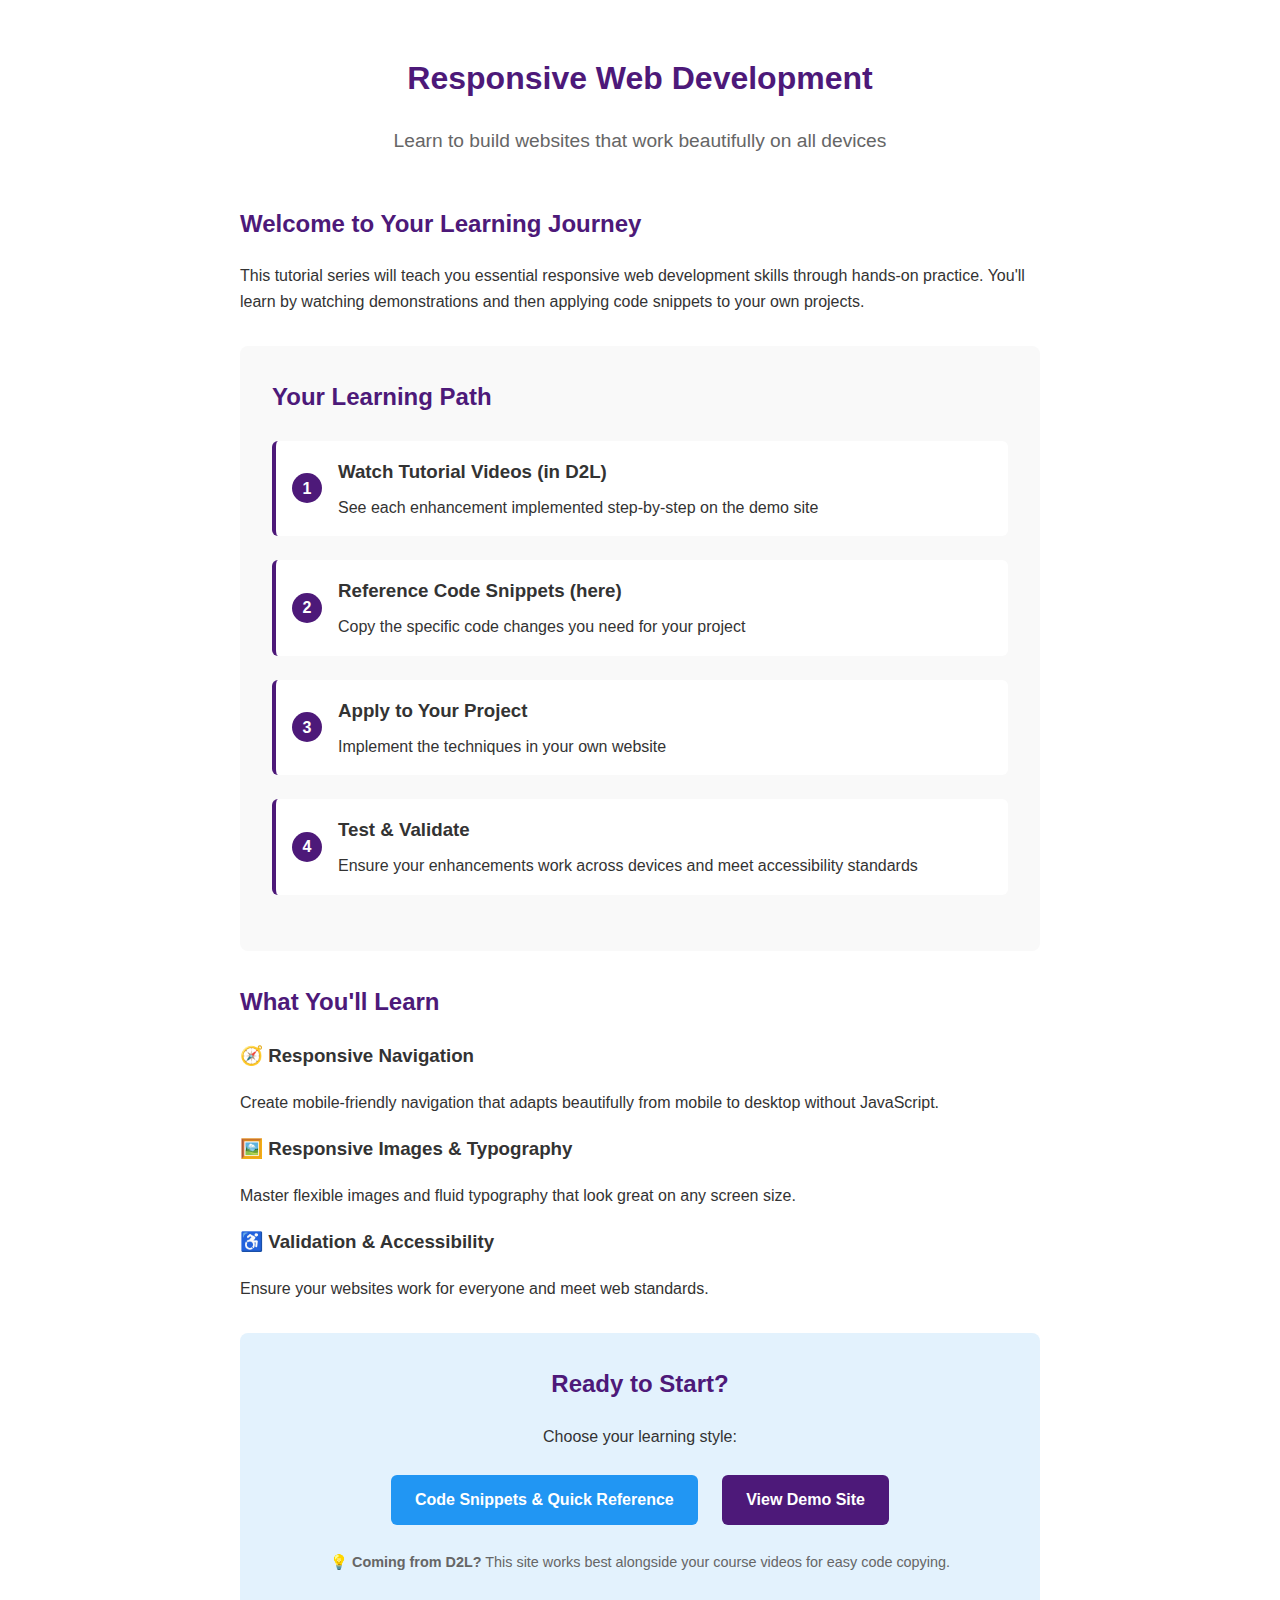
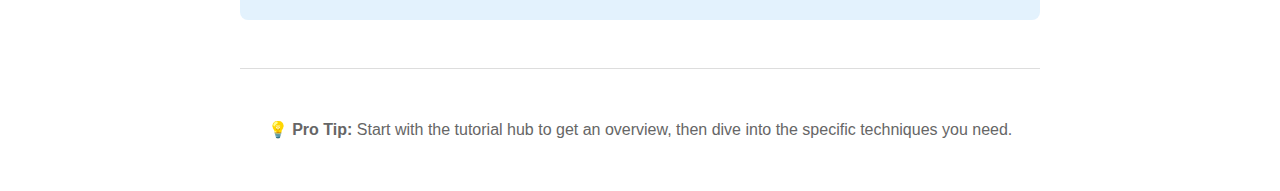
<file: index.html>
<!DOCTYPE html>
<html lang="en">
<head>
    <meta charset="UTF-8">
    <meta name="viewport" content="width=device-width, initial-scale=1.0">
    <title>Web Development Tutorial Series</title>
    <style>
        body {
            font-family: Arial, sans-serif;
            line-height: 1.6;
            color: #333;
            max-width: 800px;
            margin: 0 auto;
            padding: 2rem;
            background-color: #ffffff;
        }
        
        .header {
            text-align: center;
            margin-bottom: 3rem;
        }
        
        .learning-path {
            background: #f9f9f9;
            padding: 2rem;
            border-radius: 8px;
            margin: 2rem 0;
        }
        
        .step {
            display: flex;
            align-items: center;
            margin: 1.5rem 0;
            padding: 1rem;
            background: white;
            border-radius: 6px;
            border-left: 4px solid #4d1979;
        }
        
        .step-number {
            background: #4d1979;
            color: white;
            width: 30px;
            height: 30px;
            border-radius: 50%;
            display: flex;
            align-items: center;
            justify-content: center;
            font-weight: bold;
            margin-right: 1rem;
            flex-shrink: 0;
        }
        
        .cta-section {
            background: #e3f2fd;
            padding: 2rem;
            border-radius: 8px;
            text-align: center;
            margin: 2rem 0;
        }
        
        .button {
            display: inline-block;
            background: #2196f3;
            color: white;
            padding: 12px 24px;
            text-decoration: none;
            border-radius: 6px;
            font-weight: bold;
            margin: 10px;
            transition: background 0.3s ease;
        }
        
        .button:hover {
            background: #1976d2;
        }
        
        .button-secondary {
            background: #4d1979;
        }
        
        .button-secondary:hover {
            background: #3d1160;
        }
    </style>
</head>
<body>
    <div class="header">
        <h1 style="color: #4d1979;">Responsive Web Development</h1>
        <p style="font-size: 1.2em; color: #666;">Learn to build websites that work beautifully on all devices</p>
    </div>

    <section>
        <h2 style="color: #4d1979;">Welcome to Your Learning Journey</h2>
        <p>This tutorial series will teach you essential responsive web development skills through hands-on practice. You'll learn by watching demonstrations and then applying code snippets to your own projects.</p>
    </section>

    <section class="learning-path">
        <h2 style="color: #4d1979; margin-top: 0;">Your Learning Path</h2>
        
        <div class="step">
            <div class="step-number">1</div>
            <div>
                <h3 style="margin: 0 0 0.5rem 0;">Watch Tutorial Videos (in D2L)</h3>
                <p style="margin: 0;">See each enhancement implemented step-by-step on the demo site</p>
            </div>
        </div>
        
        <div class="step">
            <div class="step-number">2</div>
            <div>
                <h3 style="margin: 0 0 0.5rem 0;">Reference Code Snippets (here)</h3>
                <p style="margin: 0;">Copy the specific code changes you need for your project</p>
            </div>
        </div>
        
        <div class="step">
            <div class="step-number">3</div>
            <div>
                <h3 style="margin: 0 0 0.5rem 0;">Apply to Your Project</h3>
                <p style="margin: 0;">Implement the techniques in your own website</p>
            </div>
        </div>
        
        <div class="step">
            <div class="step-number">4</div>
            <div>
                <h3 style="margin: 0 0 0.5rem 0;">Test & Validate</h3>
                <p style="margin: 0;">Ensure your enhancements work across devices and meet accessibility standards</p>
            </div>
        </div>
    </section>

    <section>
        <h2 style="color: #4d1979;">What You'll Learn</h2>
        
        <h3>🧭 Responsive Navigation</h3>
        <p>Create mobile-friendly navigation that adapts beautifully from mobile to desktop without JavaScript.</p>
        
        <h3>🖼️ Responsive Images & Typography</h3>
        <p>Master flexible images and fluid typography that look great on any screen size.</p>
        
        <h3>♿ Validation & Accessibility</h3>
        <p>Ensure your websites work for everyone and meet web standards.</p>
    </section>

    <section class="cta-section">
        <h2 style="color: #4d1979; margin-top: 0;">Ready to Start?</h2>
        <p>Choose your learning style:</p>
        <a href="code-snippets.html" class="button">Code Snippets & Quick Reference</a>
        <a href="bass_deaf/index.html" class="button button-secondary">View Demo Site</a>
        <p style="margin-top: 1rem; font-size: 0.9em; color: #666;">
            💡 <strong>Coming from D2L?</strong> This site works best alongside your course videos for easy code copying.
        </p>
    </section>

    <footer style="text-align: center; margin-top: 3rem; padding-top: 2rem; border-top: 1px solid #ddd; color: #666;">
        <p>💡 <strong>Pro Tip:</strong> Start with the tutorial hub to get an overview, then dive into the specific techniques you need.</p>
    </footer>
</body>
</html>
</file>
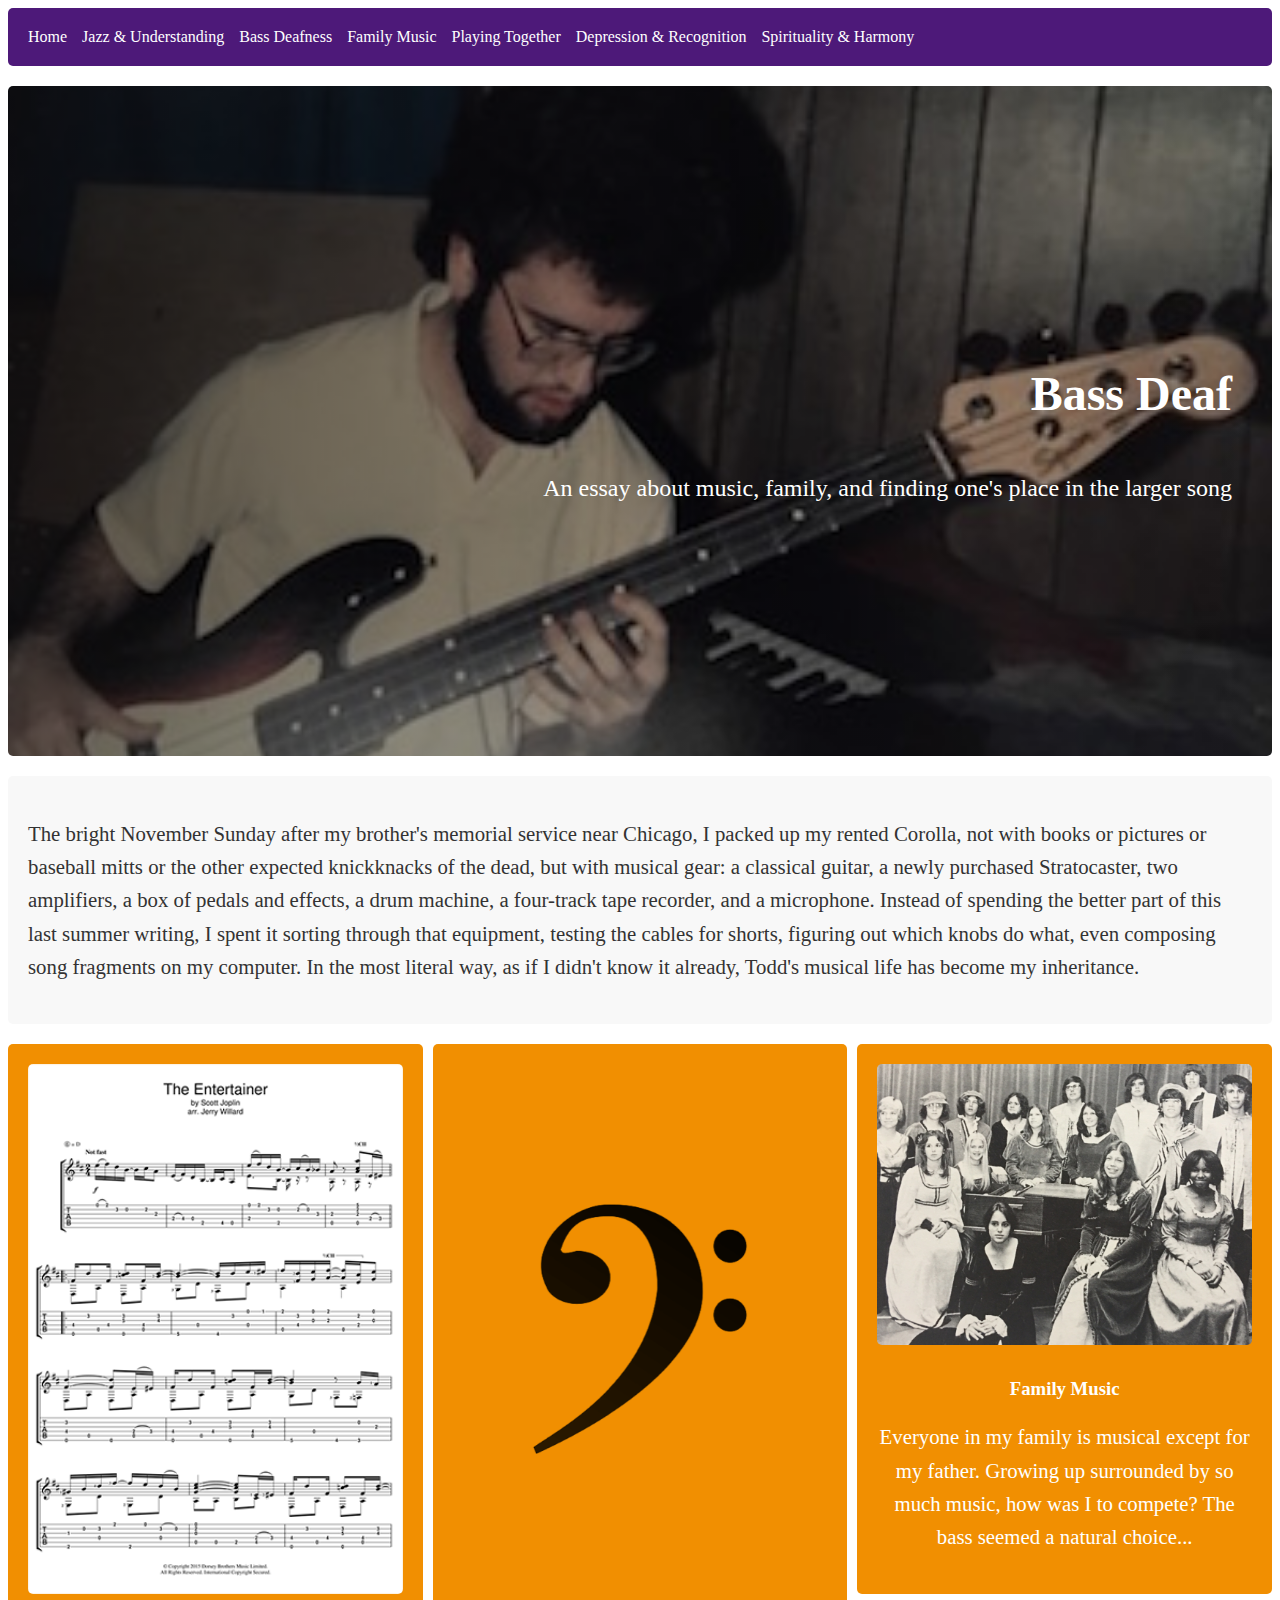
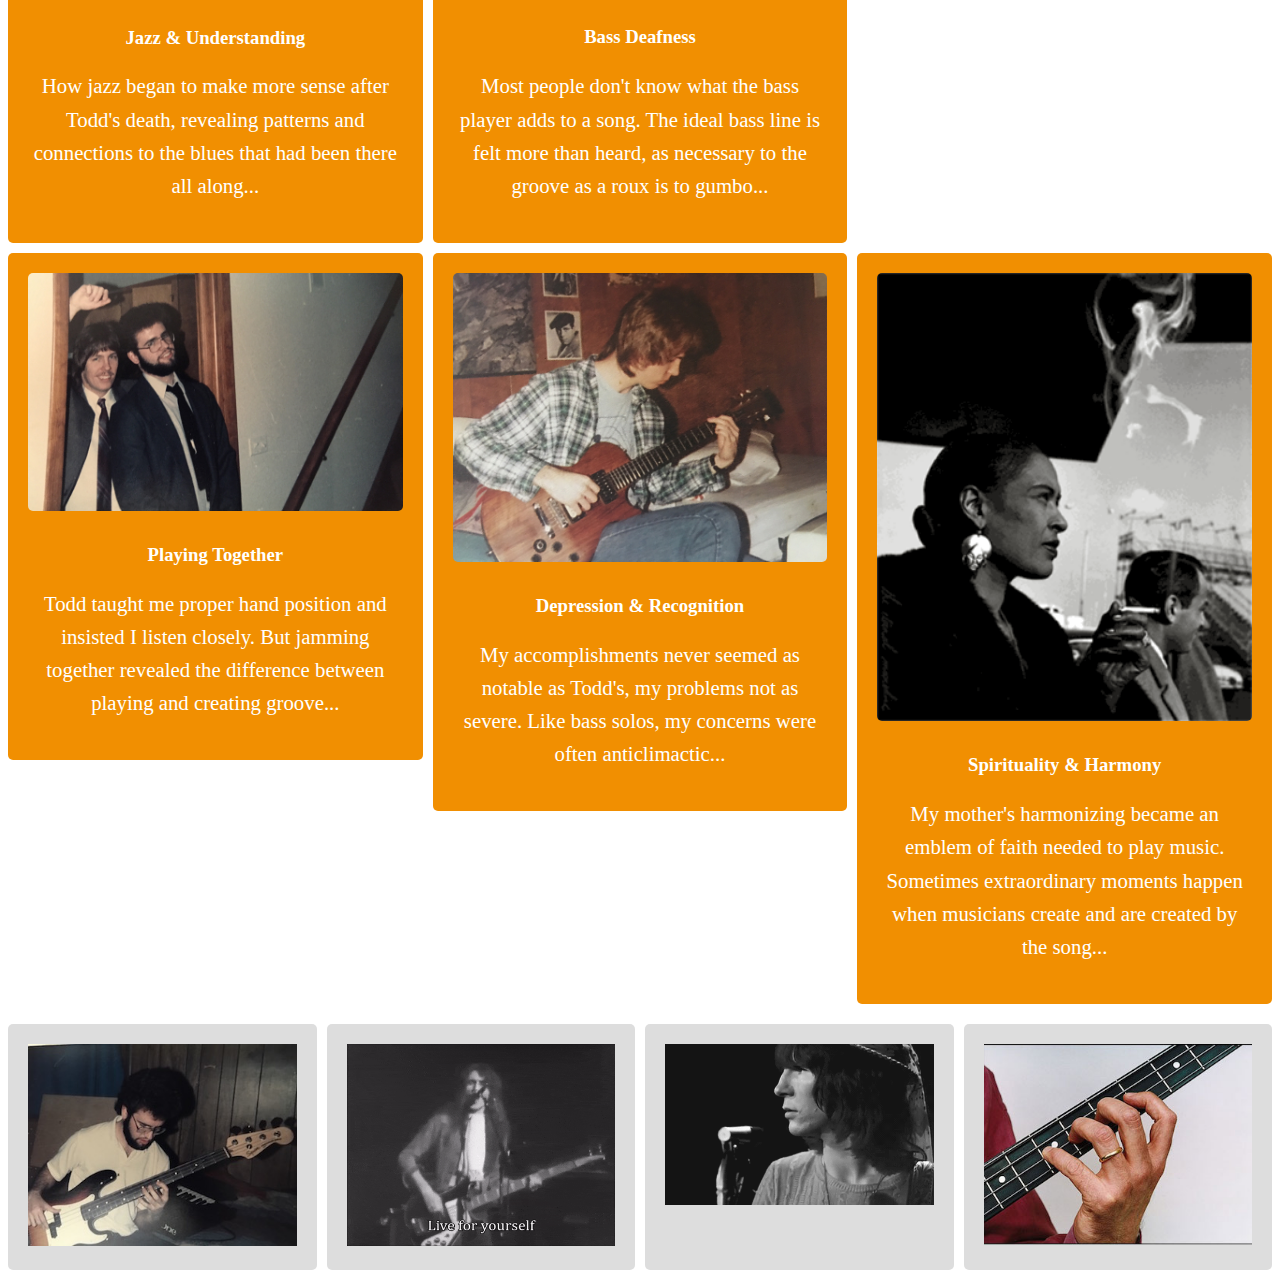
<file: bass_deaf/index.html>
<!DOCTYPE html>
<html lang="en">
<head>
    <meta charset="UTF-8">
    <meta name="viewport" content="width=device-width, initial-scale=1.0">
    <title>Bass Deaf - Home</title>

    <link rel="stylesheet" href="style.css">

</head>
<body>
  <div class="grid-container">
    <div class="header">

      <nav class="main-nav">
        
        <input type="checkbox" id="menu-toggle" class="menu-toggle">
        <label for="menu-toggle" class="menu-button">
            <span></span>
            <span></span>
            <span></span>
        </label>
        
        <ul class="nav-menu">
            <li><a href="index.html">Home</a></li>
          <li><a href="jazz-understanding.html">Jazz & Understanding</a></li>
          <li><a href="bass-deafness.html">Bass Deafness</a></li>
          <li><a href="family-music.html">Family Music</a></li>
          <li><a href="playing-together.html">Playing Together</a></li>
          <li><a href="depression-recognition.html">Depression & Recognition</a></li>
          <li><a href="spirituality-harmony.html">Spirituality & Harmony</a></li>
        </ul>
      </nav>



      </div>
    <div class="hero">
      <h1>Bass Deaf</h1>
      <p>An essay about music, family, and finding one's place in the larger song</p>
    </div>
    <div class="essay-text">
      <p>The bright November Sunday after my brother's memorial service near Chicago, I packed up my rented Corolla, not with books or pictures or baseball mitts or the other expected knickknacks of the dead, but with musical gear: a classical guitar, a newly purchased Stratocaster, two amplifiers, a box of pedals and effects, a drum machine, a four-track tape recorder, and a microphone. Instead of spending the better part of this last summer writing, I spent it sorting through that equipment, testing the cables for shorts, figuring out which knobs do what, even composing song fragments on my computer. In the most literal way, as if I didn't know it already, Todd's musical life has become my inheritance.</p>
    </div>
    <div class="features">
      <a href="jazz-understanding.html" class="feature-link">
        <div>
          <img src="images/joplin.png" width="100%" alt="Jazz musician">
          <h3>Jazz & Understanding</h3>
          <p>How jazz began to make more sense after Todd's death, revealing patterns and connections to the blues that had been there all along...</p>
        </div>
      </a>
      <a href="bass-deafness.html" class="feature-link">
        <div>
          <img src="images/bass-clef.png" width="100%" alt="Bass clef">
          <h3>Bass Deafness</h3>
          <p>Most people don't know what the bass player adds to a song. The ideal bass line is felt more than heard, as necessary to the groove as a roux is to gumbo...</p>
        </div>
      </a>
      <a href="family-music.html" class="feature-link">
        <div>
          <img src="images/madrigals.jpeg" width="100%" alt="Madrigals choir">
          <h3>Family Music</h3>
          <p>Everyone in my family is musical except for my father. Growing up surrounded by so much music, how was I to compete? The bass seemed a natural choice...</p>
        </div>
      </a>
      <a href="playing-together.html" class="feature-link">
        <div>
          <img src="images/bros.jpg" width="100%" alt="Brothers playing music">
          <h3>Playing Together</h3>
          <p>Todd taught me proper hand position and insisted I listen closely. But jamming together revealed the difference between playing and creating groove...</p>
        </div>
      </a>
      <a href="depression-recognition.html" class="feature-link">
        <div>
          <img src="images/todd_paul.jpeg" width="100%" alt="Todd and Paul">
          <h3>Depression & Recognition</h3>
          <p>My accomplishments never seemed as notable as Todd's, my problems not as severe. Like bass solos, my concerns were often anticlimactic...</p>
        </div>
      </a>
      <a href="spirituality-harmony.html" class="feature-link">
        <div>
          <img src="images/holiday.gif" width="100%" alt="Holiday performance">
          <h3>Spirituality & Harmony</h3>
          <p>My mother's harmonizing became an emblem of faith needed to play music. Sometimes extraordinary moments happen when musicians create and are created by the song...</p>
        </div>
      </a>
    </div>
    <div class="gallery">
      <div><img src="images/squire.jpg" width="100%" alt="Bass guitar"></div>
      <div><img src="images/geddy_loop.gif" width="100%" alt="Geddy Lee"></div>
      <div><img src="images/chris_squire.gif" width="100%" alt="Chris Squire"></div>
      <div><img src="images/hand_position.jpg" width="100%" alt="Bass hand position"></div>
    </div>
  </div>
</body>
</html>
</file>
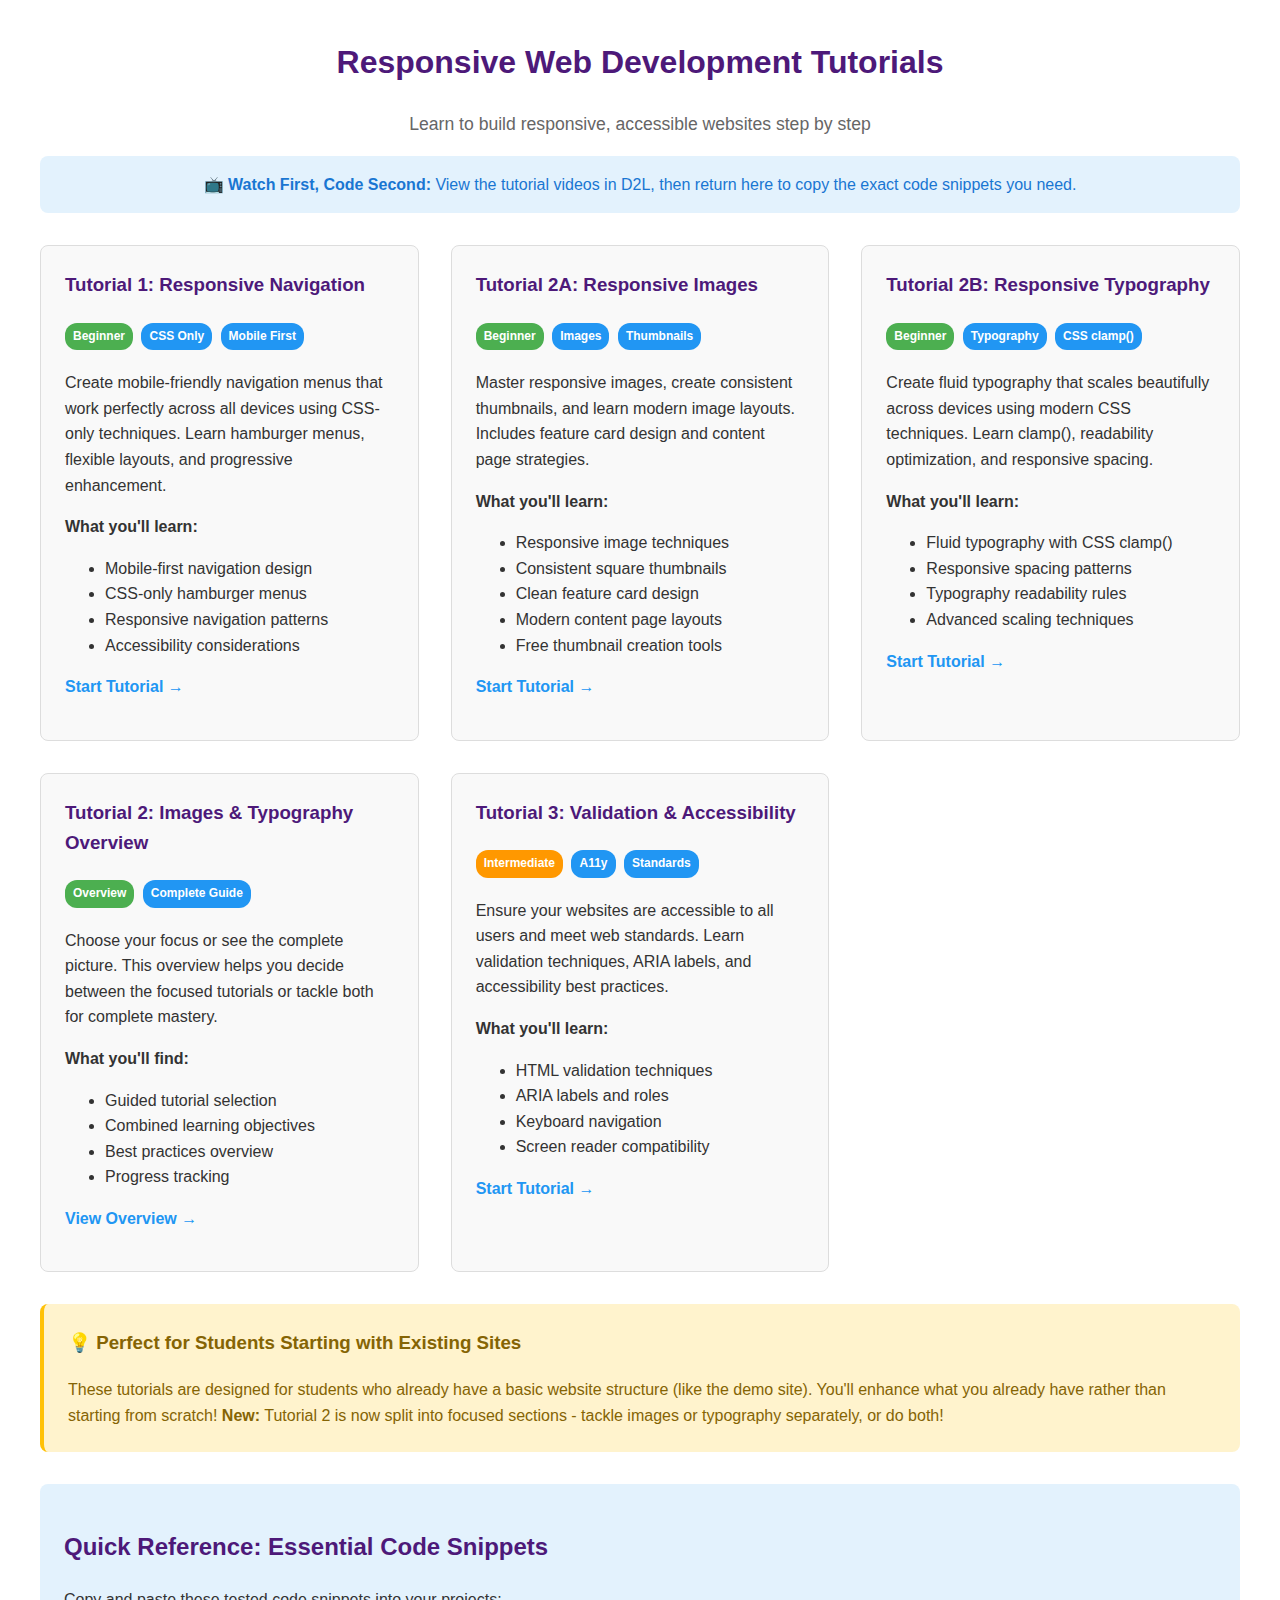
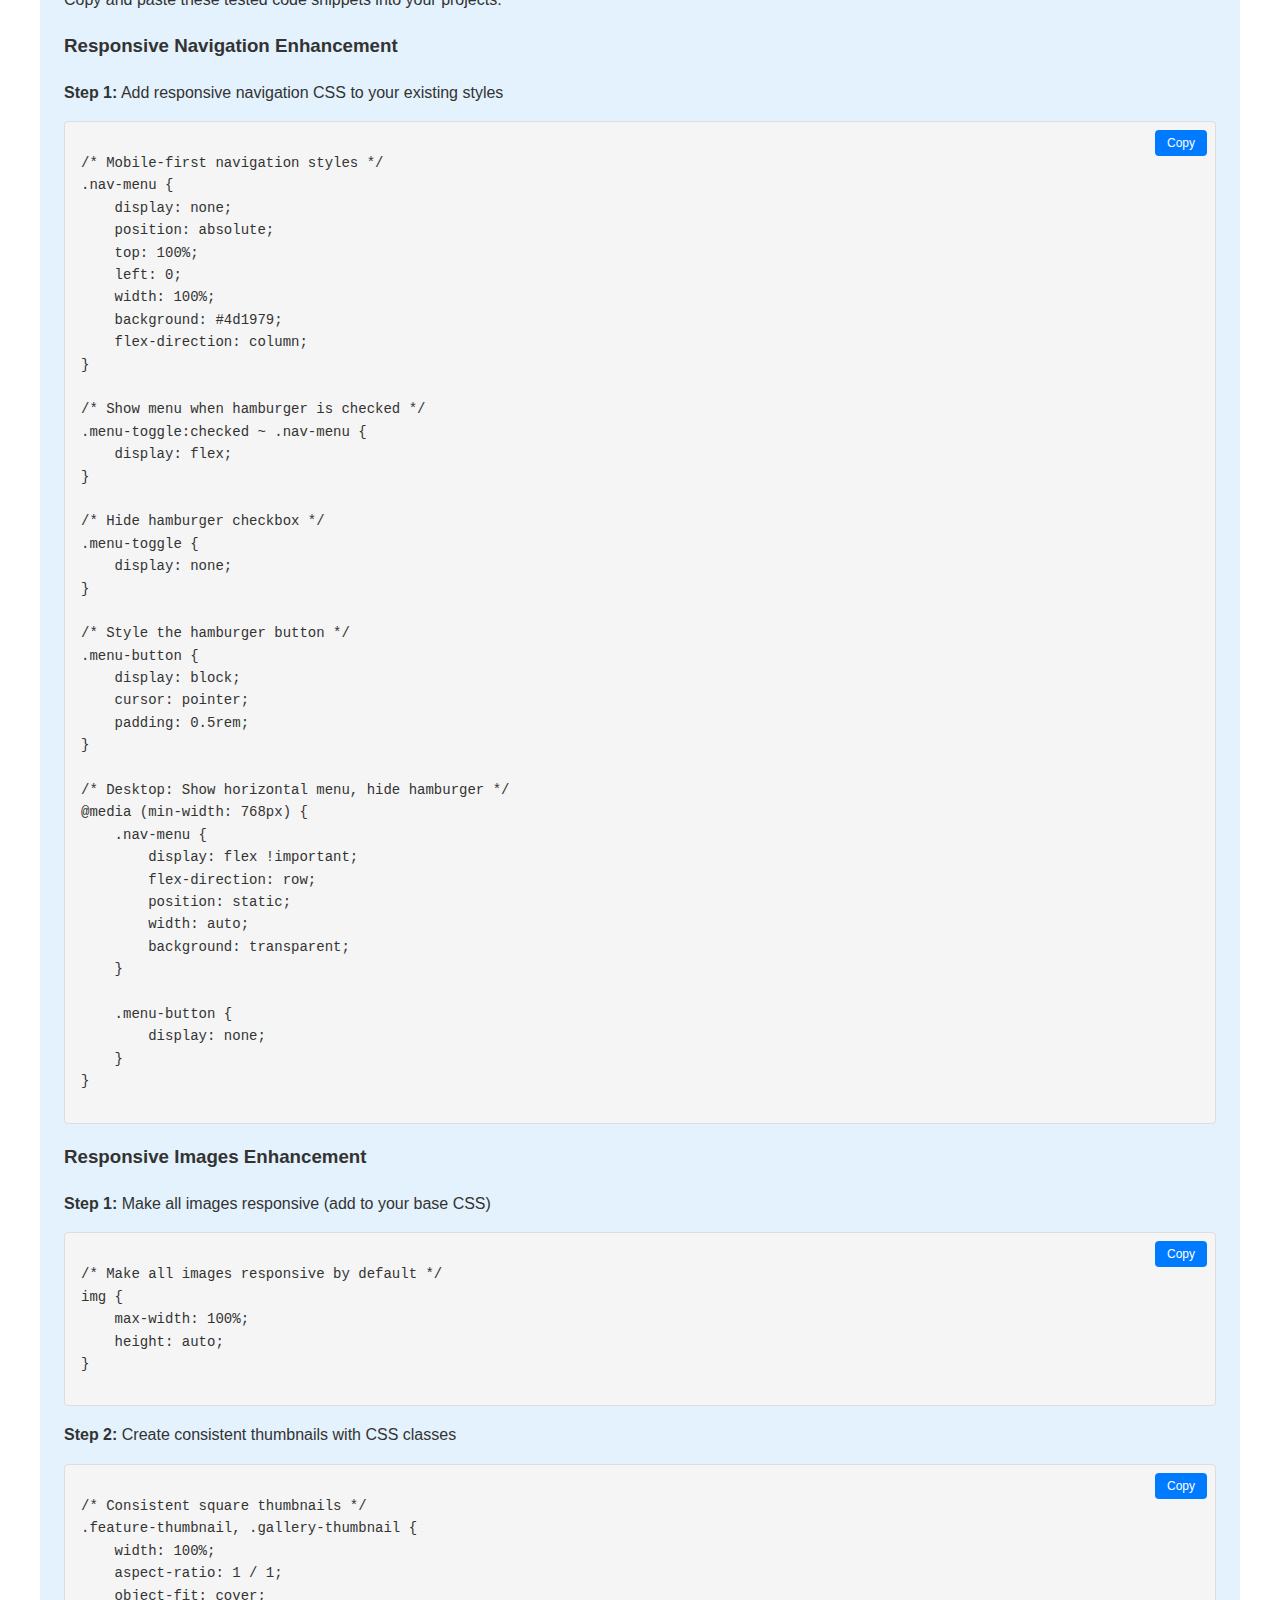
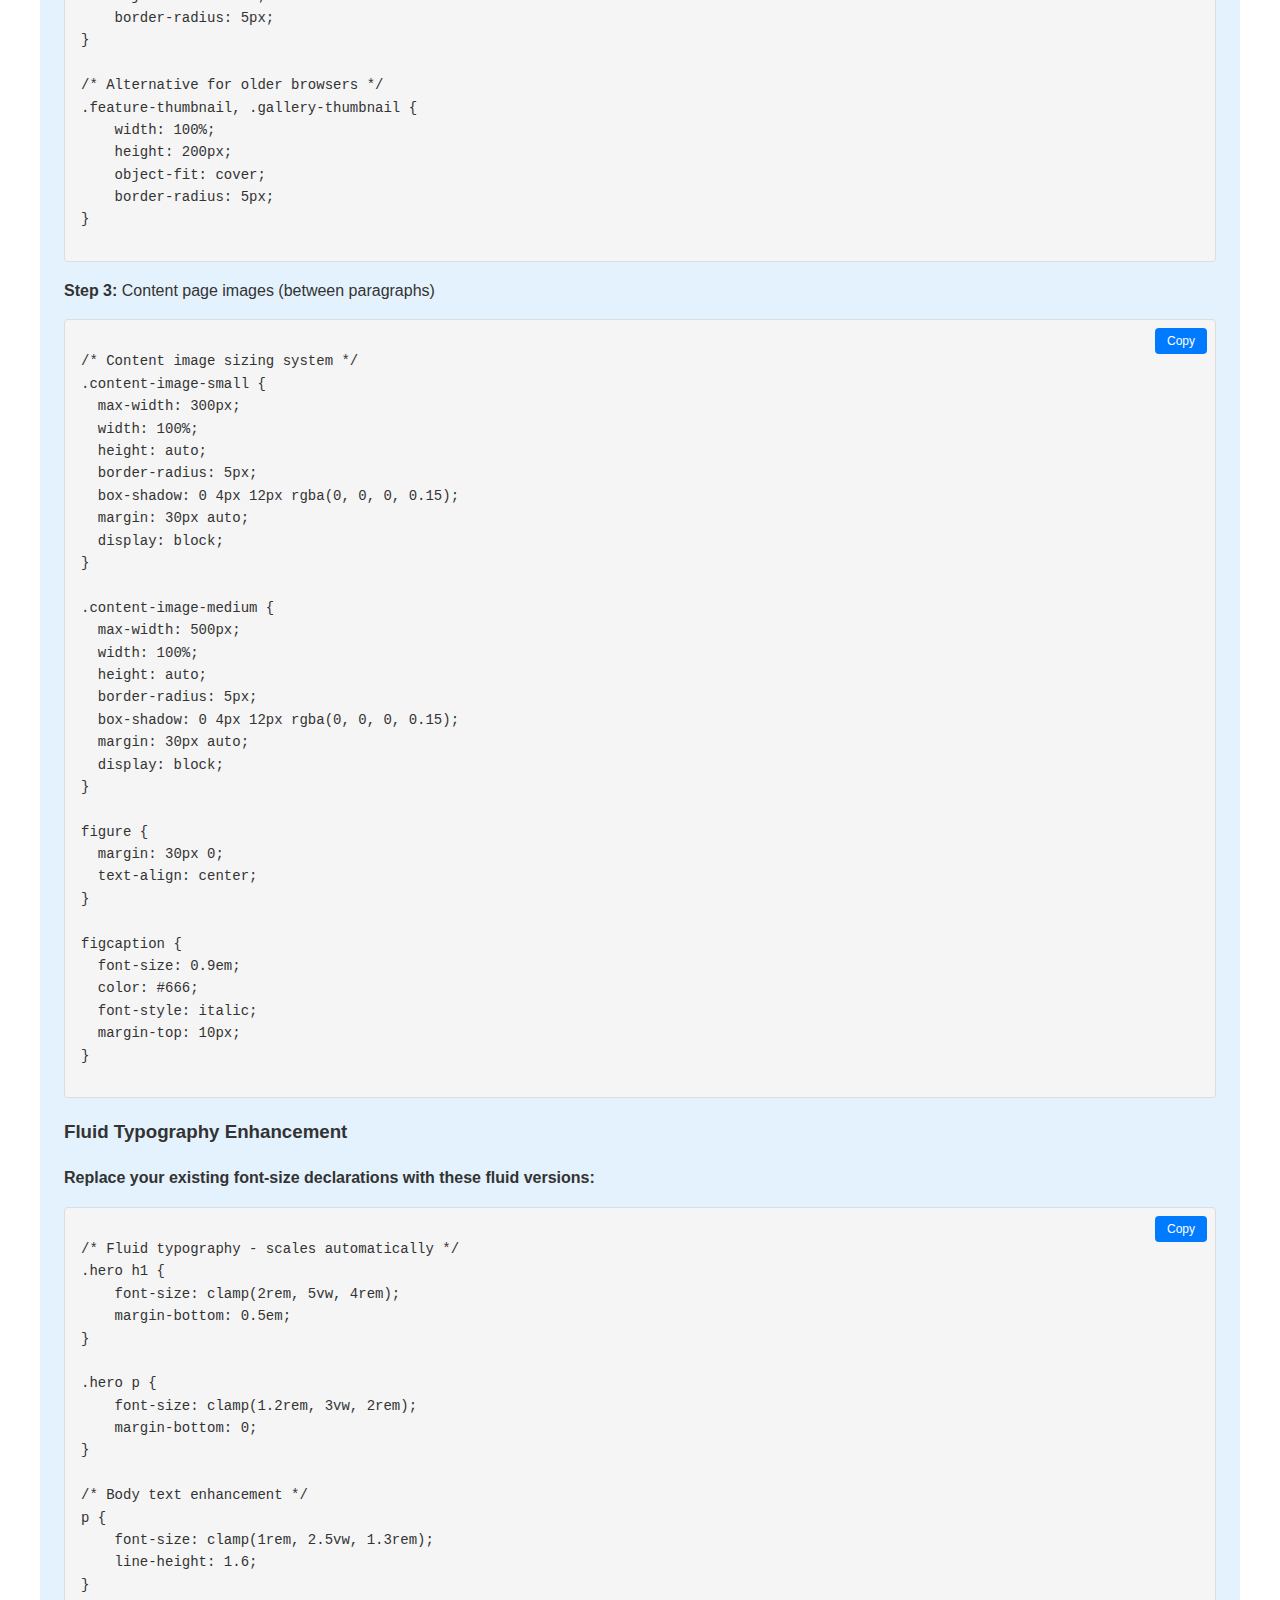
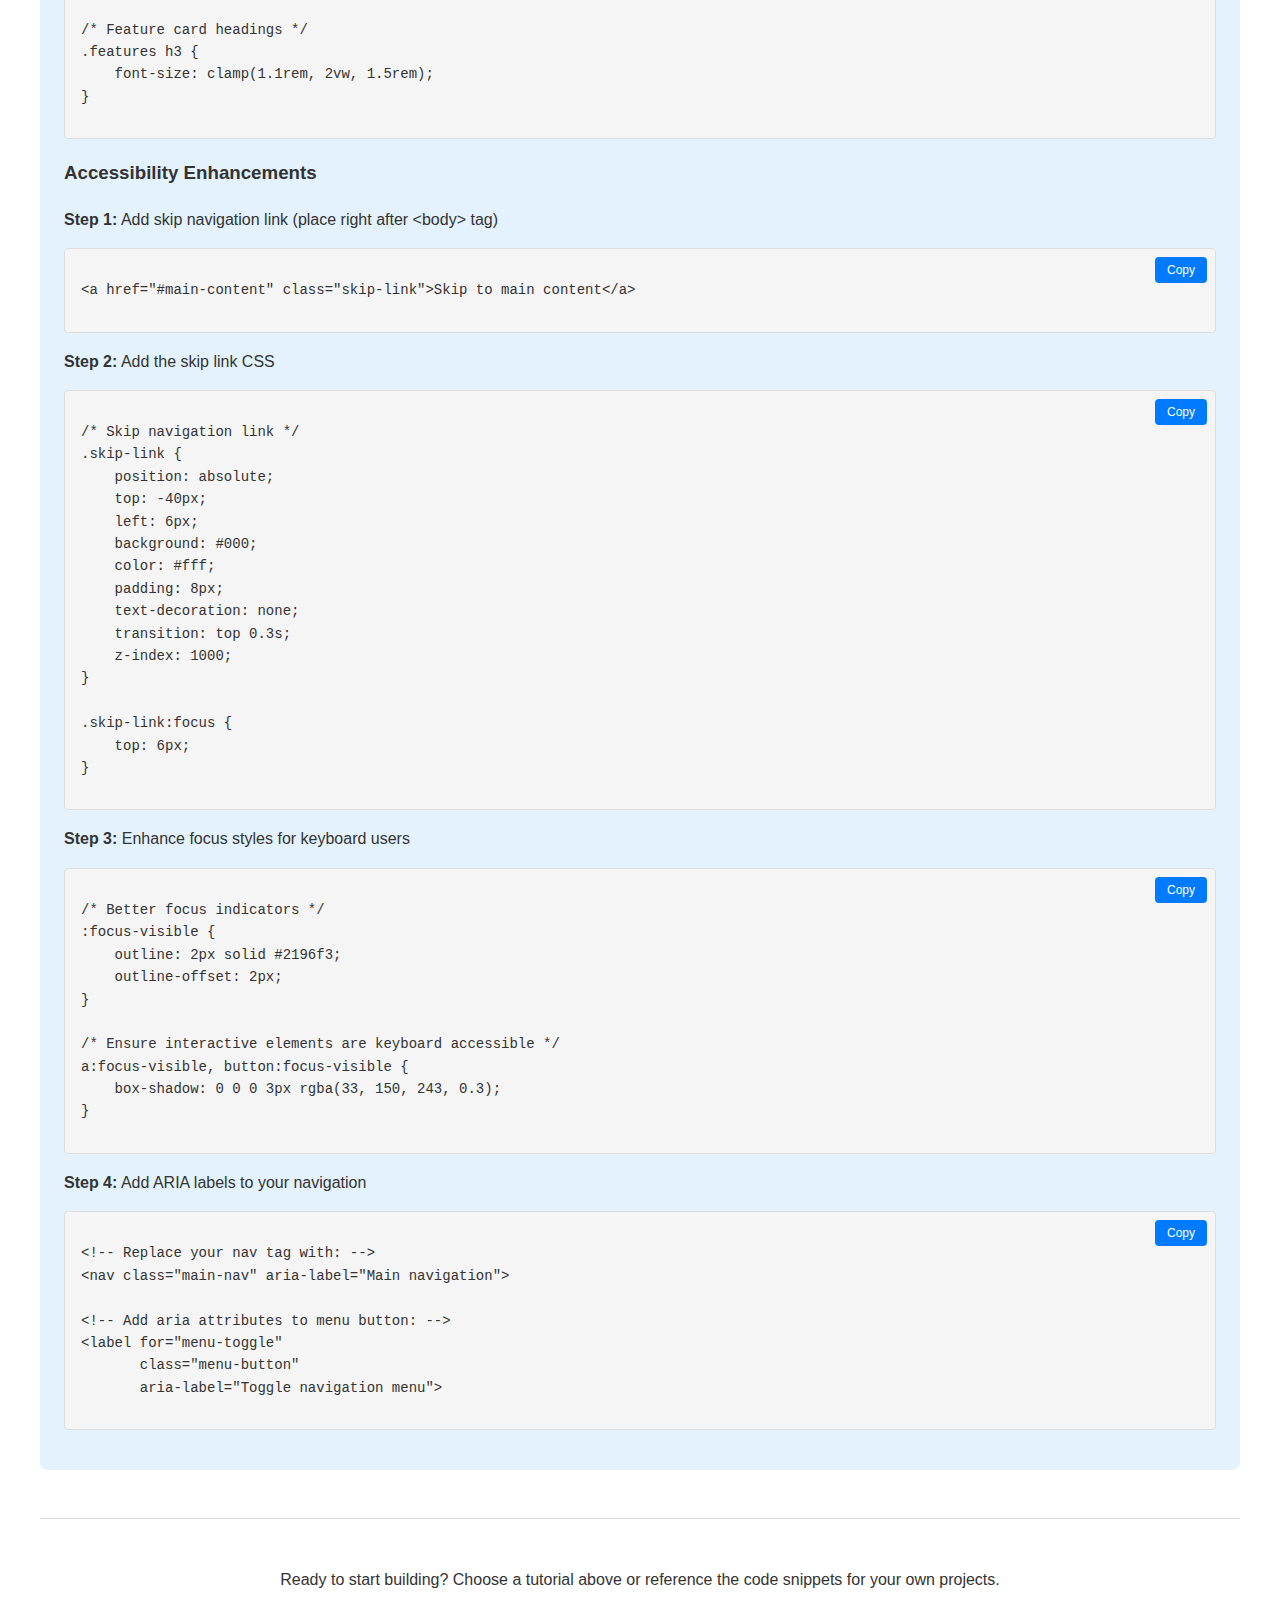
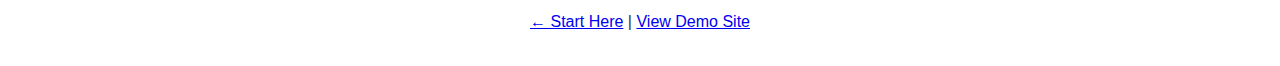
<file: code-snippets.html>
<!DOCTYPE html>
<html lang="en">
<head>
    <meta charset="UTF-8">
    <meta name="viewport" content="width=device-width, initial-scale=1.0">
    <title>Responsive Web Development Tutorials</title>
    <link rel="stylesheet" href="https://templates.lcs.brightspace.com/lib/assets/css/styles.min.css">
    <style>
        body {
            font-family: Arial, sans-serif;
            line-height: 1.6;
            color: #333;
            max-width: 1200px;
            margin: 0 auto;
            padding: 1rem;
            background-color: #ffffff;
        }
        
        .tutorial-grid {
            display: grid;
            grid-template-columns: repeat(auto-fit, minmax(350px, 1fr));
            gap: 2rem;
            margin: 2rem 0;
        }
        
        .tutorial-card {
            background: #f9f9f9;
            border: 1px solid #ddd;
            border-radius: 8px;
            padding: 1.5rem;
            transition: box-shadow 0.3s ease;
        }
        
        .tutorial-card:hover {
            box-shadow: 0 4px 12px rgba(0,0,0,0.1);
        }
        
        .tutorial-card h3 {
            color: #4d1979;
            margin-top: 0;
        }
        
        .tutorial-card a {
            color: #2196f3;
            text-decoration: none;
            font-weight: bold;
        }
        
        .tutorial-card a:hover {
            text-decoration: underline;
        }
        
        .quick-reference {
            background: #e3f2fd;
            padding: 1.5rem;
            border-radius: 8px;
            margin: 2rem 0;
        }
        
        .code-snippet {
            background: #f5f5f5;
            border: 1px solid #ddd;
            border-radius: 4px;
            padding: 1rem;
            margin: 1rem 0;
            font-family: 'Courier New', monospace;
            font-size: 14px;
            position: relative;
        }
        
        .copy-button {
            position: absolute;
            top: 8px;
            right: 8px;
            background: #007bff;
            color: white;
            border: none;
            padding: 6px 12px;
            border-radius: 4px;
            cursor: pointer;
            font-size: 12px;
            font-weight: 500;
            transition: all 0.2s ease;
        }
        
        .copy-button:hover {
            background: #0056b3;
            transform: translateY(-1px);
        }
        
        .badge {
            display: inline-block;
            background: #2196f3;
            color: white;
            padding: 4px 8px;
            border-radius: 12px;
            font-size: 12px;
            font-weight: bold;
            margin: 4px 4px 4px 0;
        }
        
        .difficulty-beginner { background: #4caf50; }
        .difficulty-intermediate { background: #ff9800; }
        .difficulty-advanced { background: #f44336; }
    </style>
</head>
<body>
    <header>
        <h1 style="color: #4d1979; text-align: center;">Responsive Web Development Tutorials</h1>
        <p style="text-align: center; font-size: 1.1em; color: #666;">Learn to build responsive, accessible websites step by step</p>
        
        <div style="background: #e3f2fd; padding: 1rem; border-radius: 8px; text-align: center; margin: 1rem 0;">
            <p style="margin: 0; color: #1976d2;">
                <strong>📺 Watch First, Code Second:</strong> View the tutorial videos in D2L, then return here to copy the exact code snippets you need.
            </p>
        </div>
    </header>

    <section class="tutorial-grid">
        <article class="tutorial-card">
            <h3>Tutorial 1: Responsive Navigation</h3>
            <div>
                <span class="badge difficulty-beginner">Beginner</span>
                <span class="badge">CSS Only</span>
                <span class="badge">Mobile First</span>
            </div>
            <p>Create mobile-friendly navigation menus that work perfectly across all devices using CSS-only techniques. Learn hamburger menus, flexible layouts, and progressive enhancement.</p>
            <p><strong>What you'll learn:</strong></p>
            <ul>
                <li>Mobile-first navigation design</li>
                <li>CSS-only hamburger menus</li>
                <li>Responsive navigation patterns</li>
                <li>Accessibility considerations</li>
            </ul>
            <p><a href="responsive-navigation.html">Start Tutorial →</a></p>
        </article>

        <article class="tutorial-card">
            <h3>Tutorial 2A: Responsive Images</h3>
            <div>
                <span class="badge difficulty-beginner">Beginner</span>
                <span class="badge">Images</span>
                <span class="badge">Thumbnails</span>
            </div>
            <p>Master responsive images, create consistent thumbnails, and learn modern image layouts. Includes feature card design and content page strategies.</p>
            <p><strong>What you'll learn:</strong></p>
            <ul>
                <li>Responsive image techniques</li>
                <li>Consistent square thumbnails</li>
                <li>Clean feature card design</li>
                <li>Modern content page layouts</li>
                <li>Free thumbnail creation tools</li>
            </ul>
            <p><a href="responsive-images.html">Start Tutorial →</a></p>
        </article>

        <article class="tutorial-card">
            <h3>Tutorial 2B: Responsive Typography</h3>
            <div>
                <span class="badge difficulty-beginner">Beginner</span>
                <span class="badge">Typography</span>
                <span class="badge">CSS clamp()</span>
            </div>
            <p>Create fluid typography that scales beautifully across devices using modern CSS techniques. Learn clamp(), readability optimization, and responsive spacing.</p>
            <p><strong>What you'll learn:</strong></p>
            <ul>
                <li>Fluid typography with CSS clamp()</li>
                <li>Responsive spacing patterns</li>
                <li>Typography readability rules</li>
                <li>Advanced scaling techniques</li>
            </ul>
            <p><a href="responsive-typography.html">Start Tutorial →</a></p>
        </article>

        <article class="tutorial-card">
            <h3>Tutorial 2: Images & Typography Overview</h3>
            <div>
                <span class="badge difficulty-beginner">Overview</span>
                <span class="badge">Complete Guide</span>
            </div>
            <p>Choose your focus or see the complete picture. This overview helps you decide between the focused tutorials or tackle both for complete mastery.</p>
            <p><strong>What you'll find:</strong></p>
            <ul>
                <li>Guided tutorial selection</li>
                <li>Combined learning objectives</li>
                <li>Best practices overview</li>
                <li>Progress tracking</li>
            </ul>
            <p><a href="responsive-images-typography.html">View Overview →</a></p>
        </article>

        <article class="tutorial-card">
            <h3>Tutorial 3: Validation & Accessibility</h3>
            <div>
                <span class="badge difficulty-intermediate">Intermediate</span>
                <span class="badge">A11y</span>
                <span class="badge">Standards</span>
            </div>
            <p>Ensure your websites are accessible to all users and meet web standards. Learn validation techniques, ARIA labels, and accessibility best practices.</p>
            <p><strong>What you'll learn:</strong></p>
            <ul>
                <li>HTML validation techniques</li>
                <li>ARIA labels and roles</li>
                <li>Keyboard navigation</li>
                <li>Screen reader compatibility</li>
            </ul>
            <p><a href="validation-accessibility.html">Start Tutorial →</a></p>
        </article>
    </section>

    <section style="background: #fff3cd; padding: 1.5rem; border-radius: 8px; margin: 2rem 0; border-left: 4px solid #ffc107;">
        <h3 style="color: #856404; margin-top: 0;">💡 Perfect for Students Starting with Existing Sites</h3>
        <p style="color: #856404; margin-bottom: 0;">These tutorials are designed for students who already have a basic website structure (like the demo site). You'll enhance what you already have rather than starting from scratch! <strong>New:</strong> Tutorial 2 is now split into focused sections - tackle images or typography separately, or do both!</p>
    </section>

    <section class="quick-reference">
        <h2 style="color: #4d1979;">Quick Reference: Essential Code Snippets</h2>
        <p>Copy and paste these tested code snippets into your projects:</p>

        <h3>Responsive Navigation Enhancement</h3>
        <p><strong>Step 1:</strong> Add responsive navigation CSS to your existing styles</p>
        <div class="code-snippet">
            <button class="copy-button" onclick="copyToClipboard(this)">Copy</button>
<pre>/* Mobile-first navigation styles */
.nav-menu {
    display: none;
    position: absolute;
    top: 100%;
    left: 0;
    width: 100%;
    background: #4d1979;
    flex-direction: column;
}

/* Show menu when hamburger is checked */
.menu-toggle:checked ~ .nav-menu {
    display: flex;
}

/* Hide hamburger checkbox */
.menu-toggle {
    display: none;
}

/* Style the hamburger button */
.menu-button {
    display: block;
    cursor: pointer;
    padding: 0.5rem;
}

/* Desktop: Show horizontal menu, hide hamburger */
@media (min-width: 768px) {
    .nav-menu {
        display: flex !important;
        flex-direction: row;
        position: static;
        width: auto;
        background: transparent;
    }
    
    .menu-button {
        display: none;
    }
}</pre>
        </div>

        <h3>Responsive Images Enhancement</h3>
        <p><strong>Step 1:</strong> Make all images responsive (add to your base CSS)</p>
        <div class="code-snippet">
            <button class="copy-button" onclick="copyToClipboard(this)">Copy</button>
<pre>/* Make all images responsive by default */
img {
    max-width: 100%;
    height: auto;
}</pre>
        </div>

        <p><strong>Step 2:</strong> Create consistent thumbnails with CSS classes</p>
        <div class="code-snippet">
            <button class="copy-button" onclick="copyToClipboard(this)">Copy</button>
<pre>/* Consistent square thumbnails */
.feature-thumbnail, .gallery-thumbnail {
    width: 100%;
    aspect-ratio: 1 / 1;
    object-fit: cover;
    border-radius: 5px;
}

/* Alternative for older browsers */
.feature-thumbnail, .gallery-thumbnail {
    width: 100%;
    height: 200px;
    object-fit: cover;
    border-radius: 5px;
}</pre>
        </div>

        <p><strong>Step 3:</strong> Content page images (between paragraphs)</p>
        <div class="code-snippet">
            <button class="copy-button" onclick="copyToClipboard(this)">Copy</button>
<pre>/* Content image sizing system */
.content-image-small {
  max-width: 300px;
  width: 100%;
  height: auto;
  border-radius: 5px;
  box-shadow: 0 4px 12px rgba(0, 0, 0, 0.15);
  margin: 30px auto;
  display: block;
}

.content-image-medium {
  max-width: 500px;
  width: 100%;
  height: auto;
  border-radius: 5px;
  box-shadow: 0 4px 12px rgba(0, 0, 0, 0.15);
  margin: 30px auto;
  display: block;
}

figure {
  margin: 30px 0;
  text-align: center;
}

figcaption {
  font-size: 0.9em;
  color: #666;
  font-style: italic;
  margin-top: 10px;
}</pre>
        </div>

        <h3>Fluid Typography Enhancement</h3>
        <p><strong>Replace your existing font-size declarations with these fluid versions:</strong></p>
        <div class="code-snippet">
            <button class="copy-button" onclick="copyToClipboard(this)">Copy</button>
<pre>/* Fluid typography - scales automatically */
.hero h1 {
    font-size: clamp(2rem, 5vw, 4rem);
    margin-bottom: 0.5em;
}

.hero p {
    font-size: clamp(1.2rem, 3vw, 2rem);
    margin-bottom: 0;
}

/* Body text enhancement */
p {
    font-size: clamp(1rem, 2.5vw, 1.3rem);
    line-height: 1.6;
}

/* Feature card headings */
.features h3 {
    font-size: clamp(1.1rem, 2vw, 1.5rem);
}</pre>
        </div>

        <h3>Accessibility Enhancements</h3>
        <p><strong>Step 1:</strong> Add skip navigation link (place right after &lt;body&gt; tag)</p>
        <div class="code-snippet">
            <button class="copy-button" onclick="copyToClipboard(this)">Copy</button>
<pre>&lt;a href="#main-content" class="skip-link"&gt;Skip to main content&lt;/a&gt;</pre>
        </div>

        <p><strong>Step 2:</strong> Add the skip link CSS</p>
        <div class="code-snippet">
            <button class="copy-button" onclick="copyToClipboard(this)">Copy</button>
<pre>/* Skip navigation link */
.skip-link {
    position: absolute;
    top: -40px;
    left: 6px;
    background: #000;
    color: #fff;
    padding: 8px;
    text-decoration: none;
    transition: top 0.3s;
    z-index: 1000;
}

.skip-link:focus {
    top: 6px;
}</pre>
        </div>

        <p><strong>Step 3:</strong> Enhance focus styles for keyboard users</p>
        <div class="code-snippet">
            <button class="copy-button" onclick="copyToClipboard(this)">Copy</button>
<pre>/* Better focus indicators */
:focus-visible {
    outline: 2px solid #2196f3;
    outline-offset: 2px;
}

/* Ensure interactive elements are keyboard accessible */
a:focus-visible, button:focus-visible {
    box-shadow: 0 0 0 3px rgba(33, 150, 243, 0.3);
}</pre>
        </div>

        <p><strong>Step 4:</strong> Add ARIA labels to your navigation</p>
        <div class="code-snippet">
            <button class="copy-button" onclick="copyToClipboard(this)">Copy</button>
<pre>&lt;!-- Replace your nav tag with: --&gt;
&lt;nav class="main-nav" aria-label="Main navigation"&gt;

&lt;!-- Add aria attributes to menu button: --&gt;
&lt;label for="menu-toggle" 
       class="menu-button"
       aria-label="Toggle navigation menu"&gt;</pre>
        </div>
    </section>

    <footer style="text-align: center; margin-top: 3rem; padding-top: 2rem; border-top: 1px solid #ddd;">
        <p>Ready to start building? Choose a tutorial above or reference the code snippets for your own projects.</p>
        <p><a href="start.html">← Start Here</a> | <a href="bass_deaf/index.html">View Demo Site</a></p>
    </footer>

    <script>
        function copyToClipboard(button) {
            const codeBlock = button.nextElementSibling;
            const text = codeBlock.textContent || codeBlock.innerText;
            
            navigator.clipboard.writeText(text).then(function() {
                button.textContent = 'Copied!';
                button.style.background = '#28a745';
                
                setTimeout(function() {
                    button.textContent = 'Copy';
                    button.style.background = '#007bff';
                }, 2000);
            });
        }
    </script>
</body>
</html>
</file>
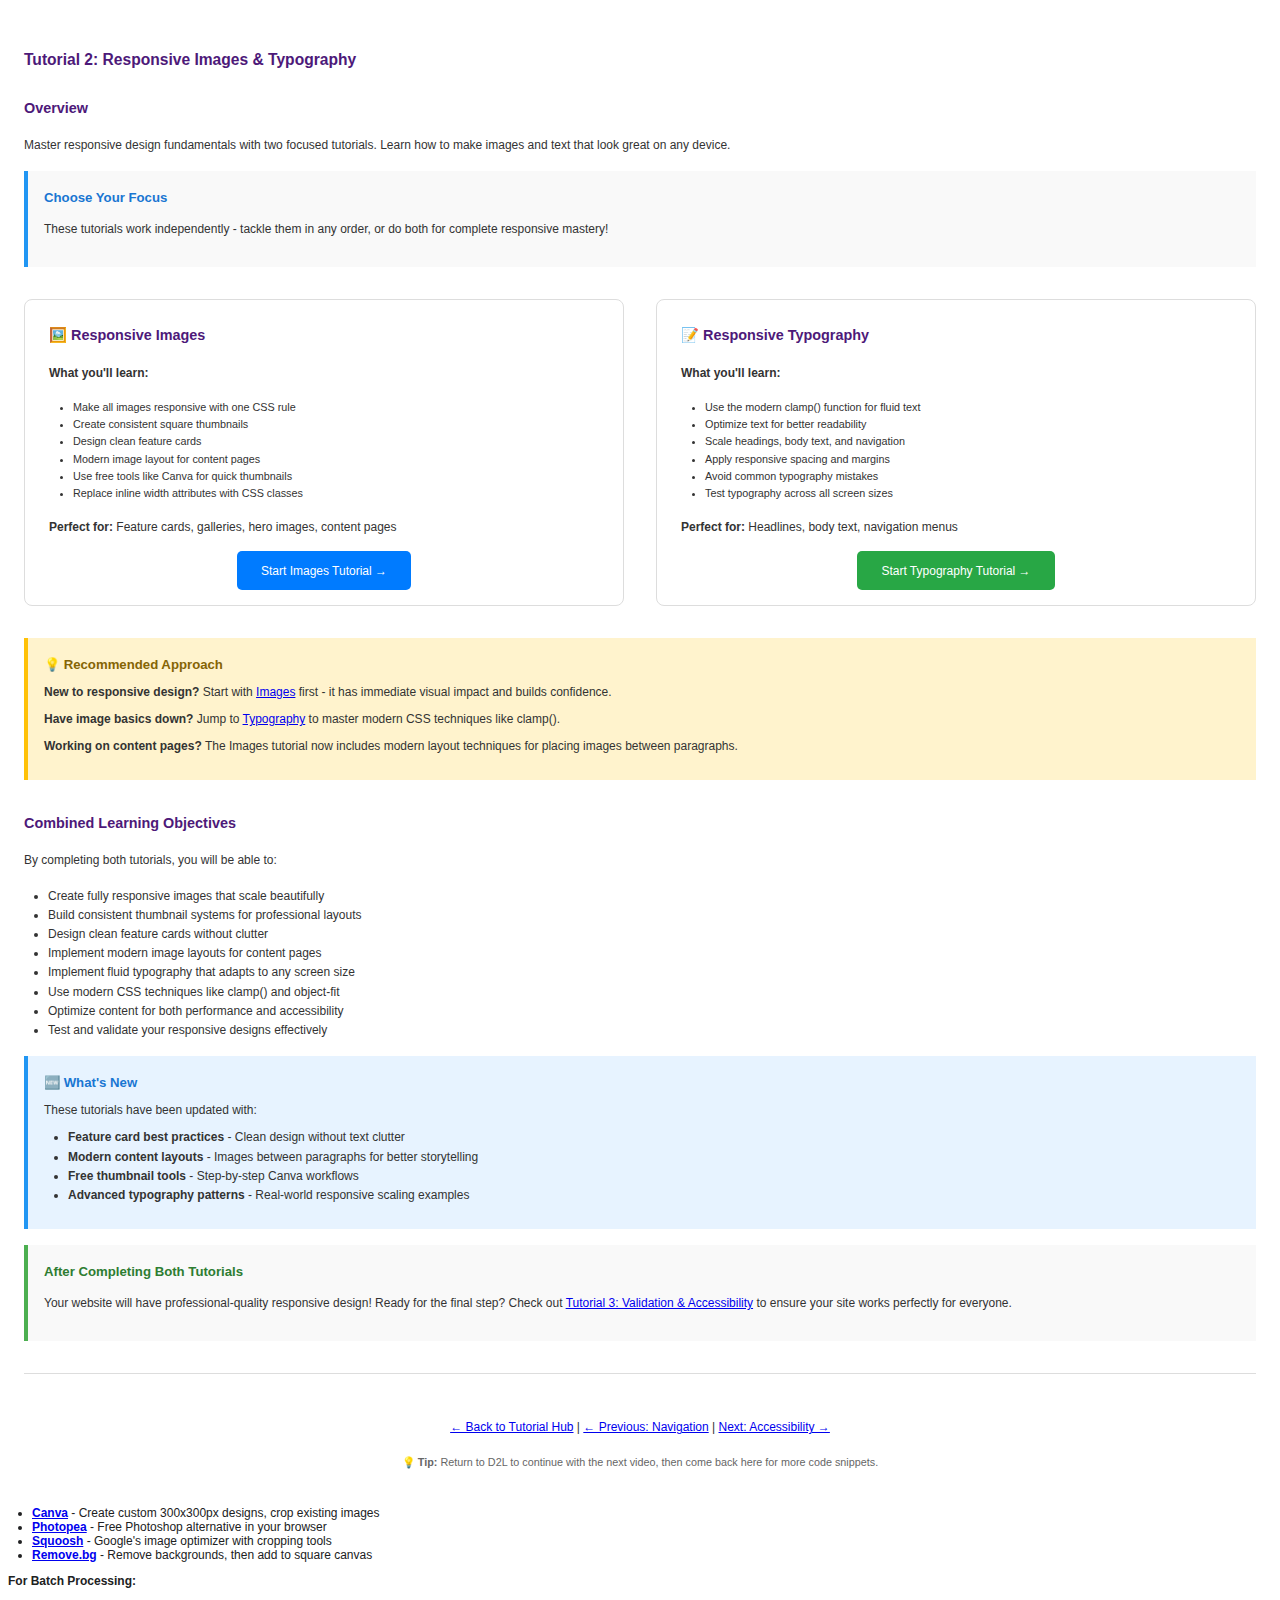
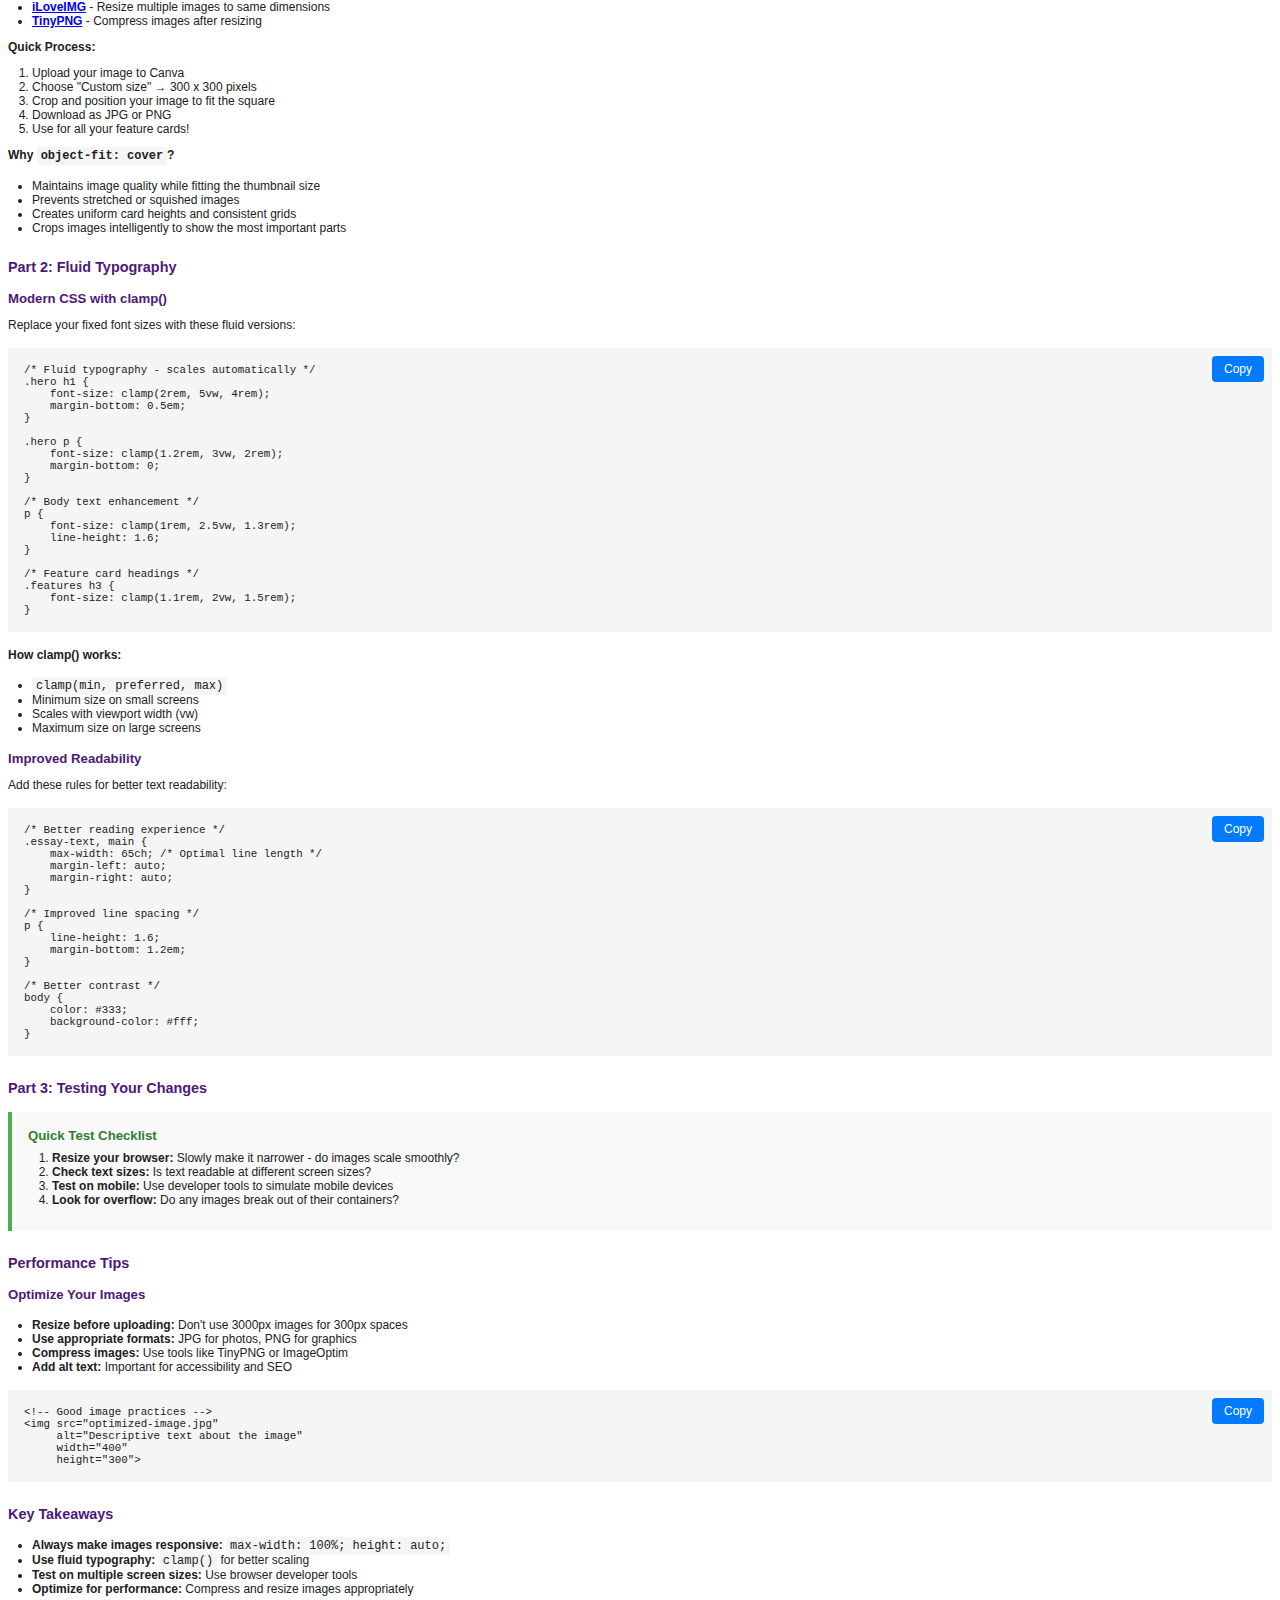
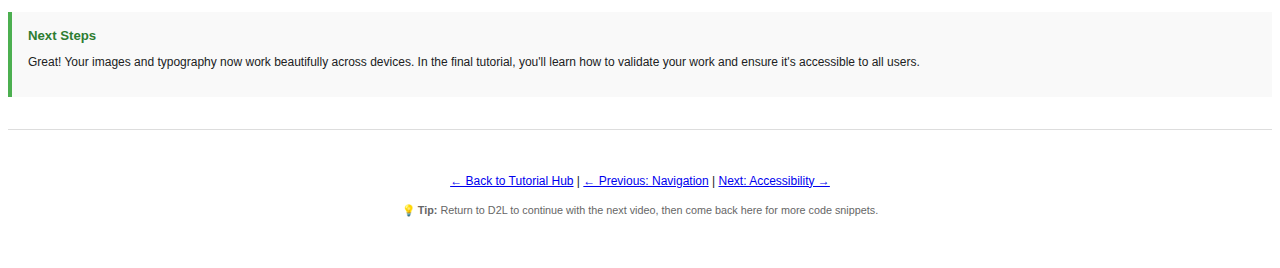
<file: responsive-images-typography.html>
<!DOCTYPE html>
<html><head> 
<link rel="stylesheet" href="https://templates.lcs.brightspace.com/lib/assets/css/styles.min.css"> 
<style>
/* Copy button styles */
.code-container {
  position: relative;
  margin: 1rem 0;
}

.copy-button {
  position: absolute;
  top: 8px;
  right: 8px;
  background: #007bff;
  color: white;
  border: none;
  padding: 6px 12px;
  border-radius: 4px;
  cursor: pointer;
  font-size: 12px;
  font-weight: 500;
  z-index: 10;
  transition: all 0.2s ease;
}

.copy-button:hover {
  background: #0056b3;
  transform: translateY(-1px);
}

.copy-button.copied {
  background: #28a745;
}

/* Make sure code blocks have proper positioning */
pre {
  position: relative;
  background-color: #f5f5f5 !important;
  padding: 1rem !important;
  border-radius: 3px !important;
  font-family: monospace !important;
  font-size: 0.9em !important;
  overflow-x: auto !important;
  margin: 1rem 0 !important;
}
</style>
</head><body style="color: rgb(32, 33, 34); font-family: arial, helvetica, sans-serif; font-size: 12px;"><div style="font-family: Arial, sans-serif; line-height: 1.6; color: #333; max-width: 100%; margin: 0; padding: 1rem; background-color: #ffffff;">

<h2 style="color: #4d1979; font-size: 1.3em; margin-top: 1.5rem; margin-bottom: 1rem;">Tutorial 2: Responsive Images & Typography</h2>

<h3 style="color: #4d1979; font-size: 1.2em; margin-top: 1.5rem; margin-bottom: 1rem;">Overview</h3>
<p>Master responsive design fundamentals with two focused tutorials. Learn how to make images and text that look great on any device.</p>

<div style="background-color: #f9f9f9; padding: 1rem; border-left: 4px solid #2196f3; margin: 1rem 0;">
<h3 style="color: #1976d2; font-size: 1.1em; margin-top: 0; margin-bottom: 0.5rem;">Choose Your Focus</h3>
<p>These tutorials work independently - tackle them in any order, or do both for complete responsive mastery!</p>
</div>

<div style="display: grid; grid-template-columns: repeat(auto-fit, minmax(300px, 1fr)); gap: 2rem; margin: 2rem 0;">

<div style="border: 1px solid #ddd; border-radius: 8px; padding: 1.5rem; background: white;">
<h3 style="color: #4d1979; font-size: 1.2em; margin-top: 0; margin-bottom: 1rem;">🖼️ Responsive Images</h3>
<p><strong>What you'll learn:</strong></p>
<ul style="margin: 1rem 0; padding-left: 1.5rem; font-size: 0.9em;">
<li>Make all images responsive with one CSS rule</li>
<li>Create consistent square thumbnails</li>
<li>Design clean feature cards</li>
<li>Modern image layout for content pages</li>
<li>Use free tools like Canva for quick thumbnails</li>
<li>Replace inline width attributes with CSS classes</li>
</ul>
<p><strong>Perfect for:</strong> Feature cards, galleries, hero images, content pages</p>
<div style="text-align: center; margin-top: 1.5rem;">
<a href="responsive-images.html" style="background: #007bff; color: white; padding: 0.8rem 1.5rem; text-decoration: none; border-radius: 5px; font-weight: 500;">Start Images Tutorial →</a>
</div>
</div>

<div style="border: 1px solid #ddd; border-radius: 8px; padding: 1.5rem; background: white;">
<h3 style="color: #4d1979; font-size: 1.2em; margin-top: 0; margin-bottom: 1rem;">📝 Responsive Typography</h3>
<p><strong>What you'll learn:</strong></p>
<ul style="margin: 1rem 0; padding-left: 1.5rem; font-size: 0.9em;">
<li>Use the modern clamp() function for fluid text</li>
<li>Optimize text for better readability</li>
<li>Scale headings, body text, and navigation</li>
<li>Apply responsive spacing and margins</li>
<li>Avoid common typography mistakes</li>
<li>Test typography across all screen sizes</li>
</ul>
<p><strong>Perfect for:</strong> Headlines, body text, navigation menus</p>
<div style="text-align: center; margin-top: 1.5rem;">
<a href="responsive-typography.html" style="background: #28a745; color: white; padding: 0.8rem 1.5rem; text-decoration: none; border-radius: 5px; font-weight: 500;">Start Typography Tutorial →</a>
</div>
</div>

</div>

<div style="background-color: #fff3cd; padding: 1rem; border-left: 4px solid #ffc107; margin: 2rem 0;">
<h3 style="color: #856404; font-size: 1.1em; margin-top: 0; margin-bottom: 0.5rem;">💡 Recommended Approach</h3>
<p style="margin: 0.5rem 0;"><strong>New to responsive design?</strong> Start with <a href="responsive-images.html">Images</a> first - it has immediate visual impact and builds confidence.</p>
<p style="margin: 0.5rem 0;"><strong>Have image basics down?</strong> Jump to <a href="responsive-typography.html">Typography</a> to master modern CSS techniques like clamp().</p>
<p style="margin: 0.5rem 0;"><strong>Working on content pages?</strong> The Images tutorial now includes modern layout techniques for placing images between paragraphs.</p>
</div>

<h3 style="color: #4d1979; font-size: 1.2em; margin-top: 1.5rem; margin-bottom: 1rem;">Combined Learning Objectives</h3>
<p>By completing both tutorials, you will be able to:</p>
<ul style="margin: 1rem 0; padding-left: 1.5rem;">
<li>Create fully responsive images that scale beautifully</li>
<li>Build consistent thumbnail systems for professional layouts</li>
<li>Design clean feature cards without clutter</li>
<li>Implement modern image layouts for content pages</li>
<li>Implement fluid typography that adapts to any screen size</li>
<li>Use modern CSS techniques like clamp() and object-fit</li>
<li>Optimize content for both performance and accessibility</li>
<li>Test and validate your responsive designs effectively</li>
</ul>

<div style="background-color: #e7f3ff; padding: 1rem; border-left: 4px solid #2196f3; margin: 1rem 0;">
<h3 style="color: #1976d2; font-size: 1.1em; margin-top: 0; margin-bottom: 0.5rem;">🆕 What's New</h3>
<p style="margin: 0.5rem 0;">These tutorials have been updated with:</p>
<ul style="margin: 0.5rem 0; padding-left: 1.5rem;">
<li><strong>Feature card best practices</strong> - Clean design without text clutter</li>
<li><strong>Modern content layouts</strong> - Images between paragraphs for better storytelling</li>
<li><strong>Free thumbnail tools</strong> - Step-by-step Canva workflows</li>
<li><strong>Advanced typography patterns</strong> - Real-world responsive scaling examples</li>
</ul>
</div>

<div style="background-color: #f9f9f9; padding: 1rem; border-left: 4px solid #4caf50; margin: 1rem 0;">
<h3 style="color: #2e7d32; font-size: 1.1em; margin-top: 0; margin-bottom: 0.5rem;">After Completing Both Tutorials</h3>
<p>Your website will have professional-quality responsive design! Ready for the final step? Check out <a href="validation-accessibility.html">Tutorial 3: Validation & Accessibility</a> to ensure your site works perfectly for everyone.</p>
</div>

<footer style="text-align: center; margin-top: 2rem; padding-top: 2rem; border-top: 1px solid #ddd;">
  <p><a href="code-snippets.html">← Back to Tutorial Hub</a> | <a href="responsive-navigation.html">← Previous: Navigation</a> | <a href="validation-accessibility.html">Next: Accessibility →</a></p>
  <p style="margin-top: 1rem; font-size: 0.9em; color: #666;">
    💡 <strong>Tip:</strong> Return to D2L to continue with the next video, then come back here for more code snippets.
  </p>
</footer>

</div>

<script>
function copyCode(button) {
  const codeContainer = button.parentElement;
  const codeElement = codeContainer.querySelector('code');
  const textToCopy = codeElement.textContent;
  
  const textarea = document.createElement('textarea');
  textarea.value = textToCopy;
  document.body.appendChild(textarea);
  
  textarea.select();
  textarea.setSelectionRange(0, 99999);
  
  try {
    document.execCommand('copy');
    
    const originalText = button.textContent;
    button.textContent = 'Copied!';
    button.classList.add('copied');
    
    setTimeout(() => {
      button.textContent = originalText;
      button.classList.remove('copied');
    }, 2000);
    
  } catch (err) {
    console.error('Failed to copy text: ', err);
    alert('Copy failed. Please select and copy manually.');
  }
  
  document.body.removeChild(textarea);
}
</script>

</body></html>
<ul style="margin: 0.5rem 0; padding-left: 1.5rem;">
<li><strong><a href="https://canva.com" target="_blank">Canva</a></strong> - Create custom 300x300px designs, crop existing images</li>
<li><strong><a href="https://photopea.com" target="_blank">Photopea</a></strong> - Free Photoshop alternative in your browser</li>
<li><strong><a href="https://squoosh.app" target="_blank">Squoosh</a></strong> - Google's image optimizer with cropping tools</li>
<li><strong><a href="https://remove.bg" target="_blank">Remove.bg</a></strong> - Remove backgrounds, then add to square canvas</li>
</ul>

<p><strong>For Batch Processing:</strong></p>
<ul style="margin: 0.5rem 0; padding-left: 1.5rem;">
<li><strong><a href="https://iloveimg.com/resize-image" target="_blank">iLoveIMG</a></strong> - Resize multiple images to same dimensions</li>
<li><strong><a href="https://tinypng.com" target="_blank">TinyPNG</a></strong> - Compress images after resizing</li>
</ul>

<p><strong>Quick Process:</strong></p>
<ol style="margin: 0.5rem 0; padding-left: 1.5rem;">
<li>Upload your image to Canva</li>
<li>Choose "Custom size" → 300 x 300 pixels</li>
<li>Crop and position your image to fit the square</li>
<li>Download as JPG or PNG</li>
<li>Use for all your feature cards!</li>
</ol>
</div>

<p><strong>Why <code style="background-color: #f5f5f5; padding: 2px 4px; border-radius: 3px; font-family: monospace;">object-fit: cover</code>?</strong></p>
<ul style="margin: 1rem 0; padding-left: 1.5rem;">
<li>Maintains image quality while fitting the thumbnail size</li>
<li>Prevents stretched or squished images</li>
<li>Creates uniform card heights and consistent grids</li>
<li>Crops images intelligently to show the most important parts</li>
</ul>

<h3 style="color: #4d1979; font-size: 1.2em; margin-top: 1.5rem; margin-bottom: 1rem;">Part 2: Fluid Typography</h3>

<h4 style="color: #4d1979; font-size: 1.1em; margin-top: 1rem; margin-bottom: 0.5rem;">Modern CSS with clamp()</h4>
<p>Replace your fixed font sizes with these fluid versions:</p>

<div class="code-container">
<button class="copy-button" onclick="copyCode(this)">Copy</button>
<pre style="background-color: #f5f5f5; padding: 1rem; border-radius: 3px; font-family: monospace; font-size: 0.9em; overflow-x: auto;"><code>/* Fluid typography - scales automatically */
.hero h1 {
    font-size: clamp(2rem, 5vw, 4rem);
    margin-bottom: 0.5em;
}

.hero p {
    font-size: clamp(1.2rem, 3vw, 2rem);
    margin-bottom: 0;
}

/* Body text enhancement */
p {
    font-size: clamp(1rem, 2.5vw, 1.3rem);
    line-height: 1.6;
}

/* Feature card headings */
.features h3 {
    font-size: clamp(1.1rem, 2vw, 1.5rem);
}</code></pre>
</div>

<p><strong>How clamp() works:</strong></p>
<ul style="margin: 1rem 0; padding-left: 1.5rem;">
<li><code style="background-color: #f5f5f5; padding: 2px 4px; border-radius: 3px; font-family: monospace;">clamp(min, preferred, max)</code></li>
<li>Minimum size on small screens</li>
<li>Scales with viewport width (vw)</li>
<li>Maximum size on large screens</li>
</ul>

<h4 style="color: #4d1979; font-size: 1.1em; margin-top: 1rem; margin-bottom: 0.5rem;">Improved Readability</h4>
<p>Add these rules for better text readability:</p>

<div class="code-container">
<button class="copy-button" onclick="copyCode(this)">Copy</button>
<pre style="background-color: #f5f5f5; padding: 1rem; border-radius: 3px; font-family: monospace; font-size: 0.9em; overflow-x: auto;"><code>/* Better reading experience */
.essay-text, main {
    max-width: 65ch; /* Optimal line length */
    margin-left: auto;
    margin-right: auto;
}

/* Improved line spacing */
p {
    line-height: 1.6;
    margin-bottom: 1.2em;
}

/* Better contrast */
body {
    color: #333;
    background-color: #fff;
}</code></pre>
</div>

<h3 style="color: #4d1979; font-size: 1.2em; margin-top: 1.5rem; margin-bottom: 1rem;">Part 3: Testing Your Changes</h3>

<div style="background-color: #f9f9f9; padding: 1rem; border-left: 4px solid #4caf50; margin: 1rem 0;">
<h3 style="color: #2e7d32; font-size: 1.1em; margin-top: 0; margin-bottom: 0.5rem;">Quick Test Checklist</h3>
<ol style="margin: 0.5rem 0; padding-left: 1.5rem;">
<li><strong>Resize your browser:</strong> Slowly make it narrower - do images scale smoothly?</li>
<li><strong>Check text sizes:</strong> Is text readable at different screen sizes?</li>
<li><strong>Test on mobile:</strong> Use developer tools to simulate mobile devices</li>
<li><strong>Look for overflow:</strong> Do any images break out of their containers?</li>
</ol>
</div>

<h3 style="color: #4d1979; font-size: 1.2em; margin-top: 1.5rem; margin-bottom: 1rem;">Performance Tips</h3>

<h4 style="color: #4d1979; font-size: 1.1em; margin-top: 1rem; margin-bottom: 0.5rem;">Optimize Your Images</h4>
<ul style="margin: 1rem 0; padding-left: 1.5rem;">
<li><strong>Resize before uploading:</strong> Don't use 3000px images for 300px spaces</li>
<li><strong>Use appropriate formats:</strong> JPG for photos, PNG for graphics</li>
<li><strong>Compress images:</strong> Use tools like TinyPNG or ImageOptim</li>
<li><strong>Add alt text:</strong> Important for accessibility and SEO</li>
</ul>

<div class="code-container">
<button class="copy-button" onclick="copyCode(this)">Copy</button>
<pre style="background-color: #f5f5f5; padding: 1rem; border-radius: 3px; font-family: monospace; font-size: 0.9em; overflow-x: auto;"><code>&lt;!-- Good image practices --&gt;
&lt;img src="optimized-image.jpg" 
     alt="Descriptive text about the image"
     width="400" 
     height="300"&gt;</code></pre>
</div>

<h3 style="color: #4d1979; font-size: 1.2em; margin-top: 1.5rem; margin-bottom: 1rem;">Key Takeaways</h3>
<ul style="margin: 1rem 0; padding-left: 1.5rem;">
<li><strong>Always make images responsive:</strong> <code style="background-color: #f5f5f5; padding: 2px 4px; border-radius: 3px; font-family: monospace;">max-width: 100%; height: auto;</code></li>
<li><strong>Use fluid typography:</strong> <code style="background-color: #f5f5f5; padding: 2px 4px; border-radius: 3px; font-family: monospace;">clamp()</code> for better scaling</li>
<li><strong>Test on multiple screen sizes:</strong> Use browser developer tools</li>
<li><strong>Optimize for performance:</strong> Compress and resize images appropriately</li>
</ul>

<div style="background-color: #f9f9f9; padding: 1rem; border-left: 4px solid #4caf50; margin: 1rem 0;">
<h3 style="color: #2e7d32; font-size: 1.1em; margin-top: 0; margin-bottom: 0.5rem;">Next Steps</h3>
<p>Great! Your images and typography now work beautifully across devices. In the final tutorial, you'll learn how to validate your work and ensure it's accessible to all users.</p>
</div>

<footer style="text-align: center; margin-top: 2rem; padding-top: 2rem; border-top: 1px solid #ddd;">
  <p><a href="code-snippets.html">← Back to Tutorial Hub</a> | <a href="responsive-navigation.html">← Previous: Navigation</a> | <a href="validation-accessibility.html">Next: Accessibility →</a></p>
  <p style="margin-top: 1rem; font-size: 0.9em; color: #666;">
    💡 <strong>Tip:</strong> Return to D2L to continue with the next video, then come back here for more code snippets.
  </p>
</footer>

</div>

<script>
function copyCode(button) {
  const codeContainer = button.parentElement;
  const codeElement = codeContainer.querySelector('code');
  const textToCopy = codeElement.textContent;
  
  const textarea = document.createElement('textarea');
  textarea.value = textToCopy;
  document.body.appendChild(textarea);
  
  textarea.select();
  textarea.setSelectionRange(0, 99999);
  
  try {
    document.execCommand('copy');
    
    const originalText = button.textContent;
    button.textContent = 'Copied!';
    button.classList.add('copied');
    
    setTimeout(() => {
      button.textContent = originalText;
      button.classList.remove('copied');
    }, 2000);
    
  } catch (err) {
    console.error('Failed to copy text: ', err);
    alert('Copy failed. Please select and copy manually.');
  }
  
  document.body.removeChild(textarea);
}
</script>

</body></html>
</file>
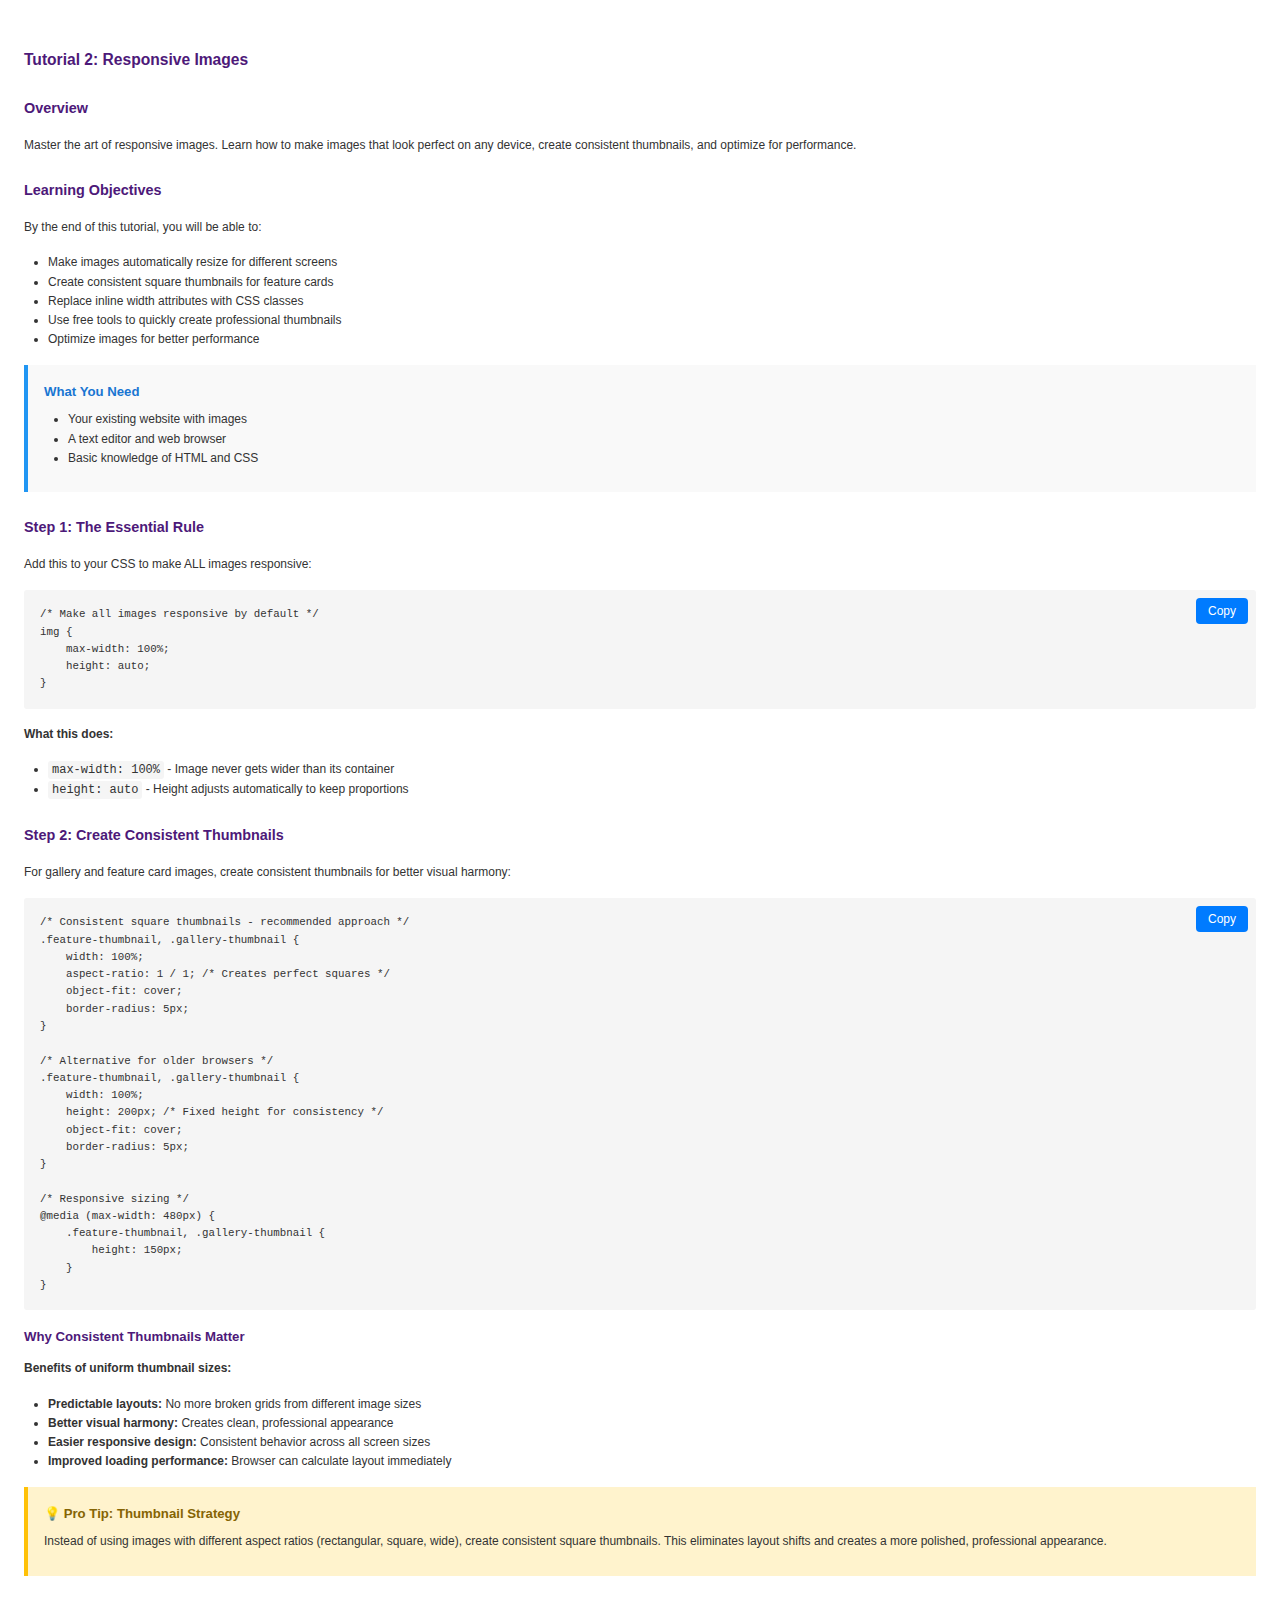
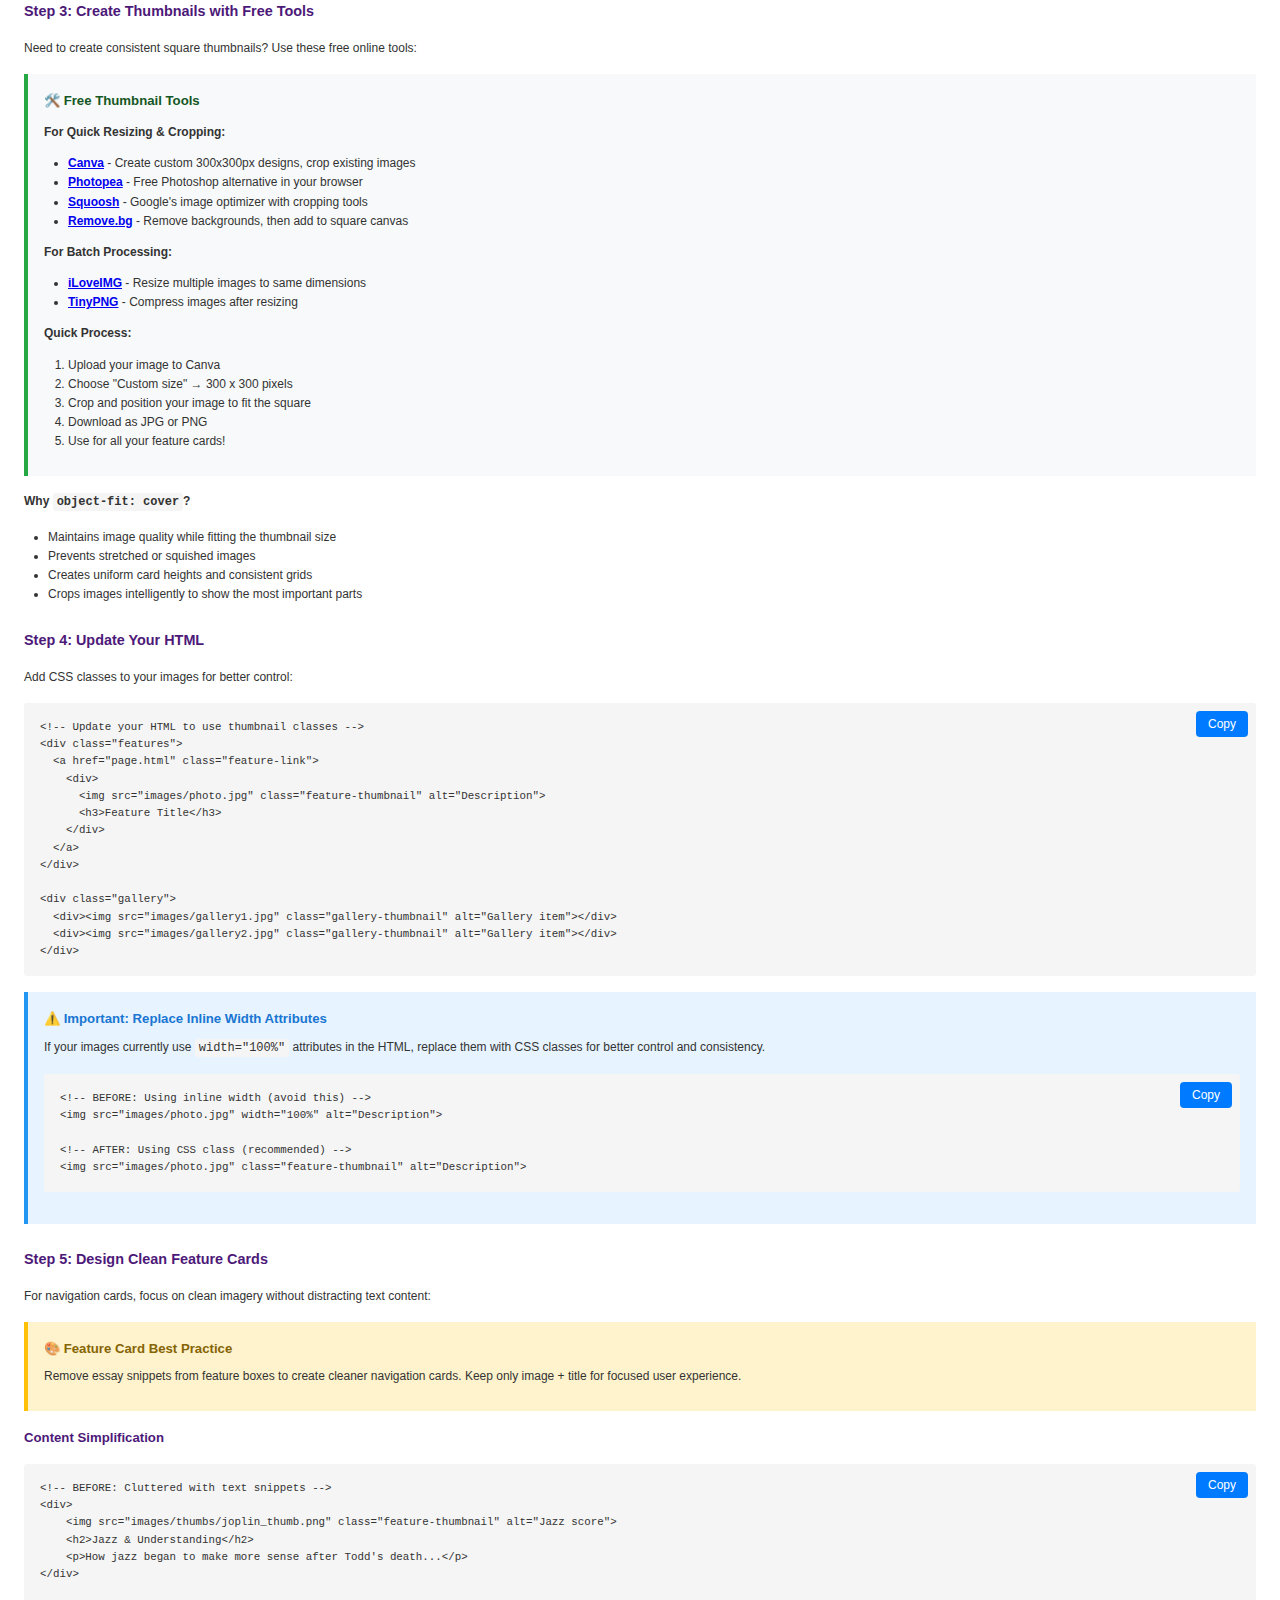
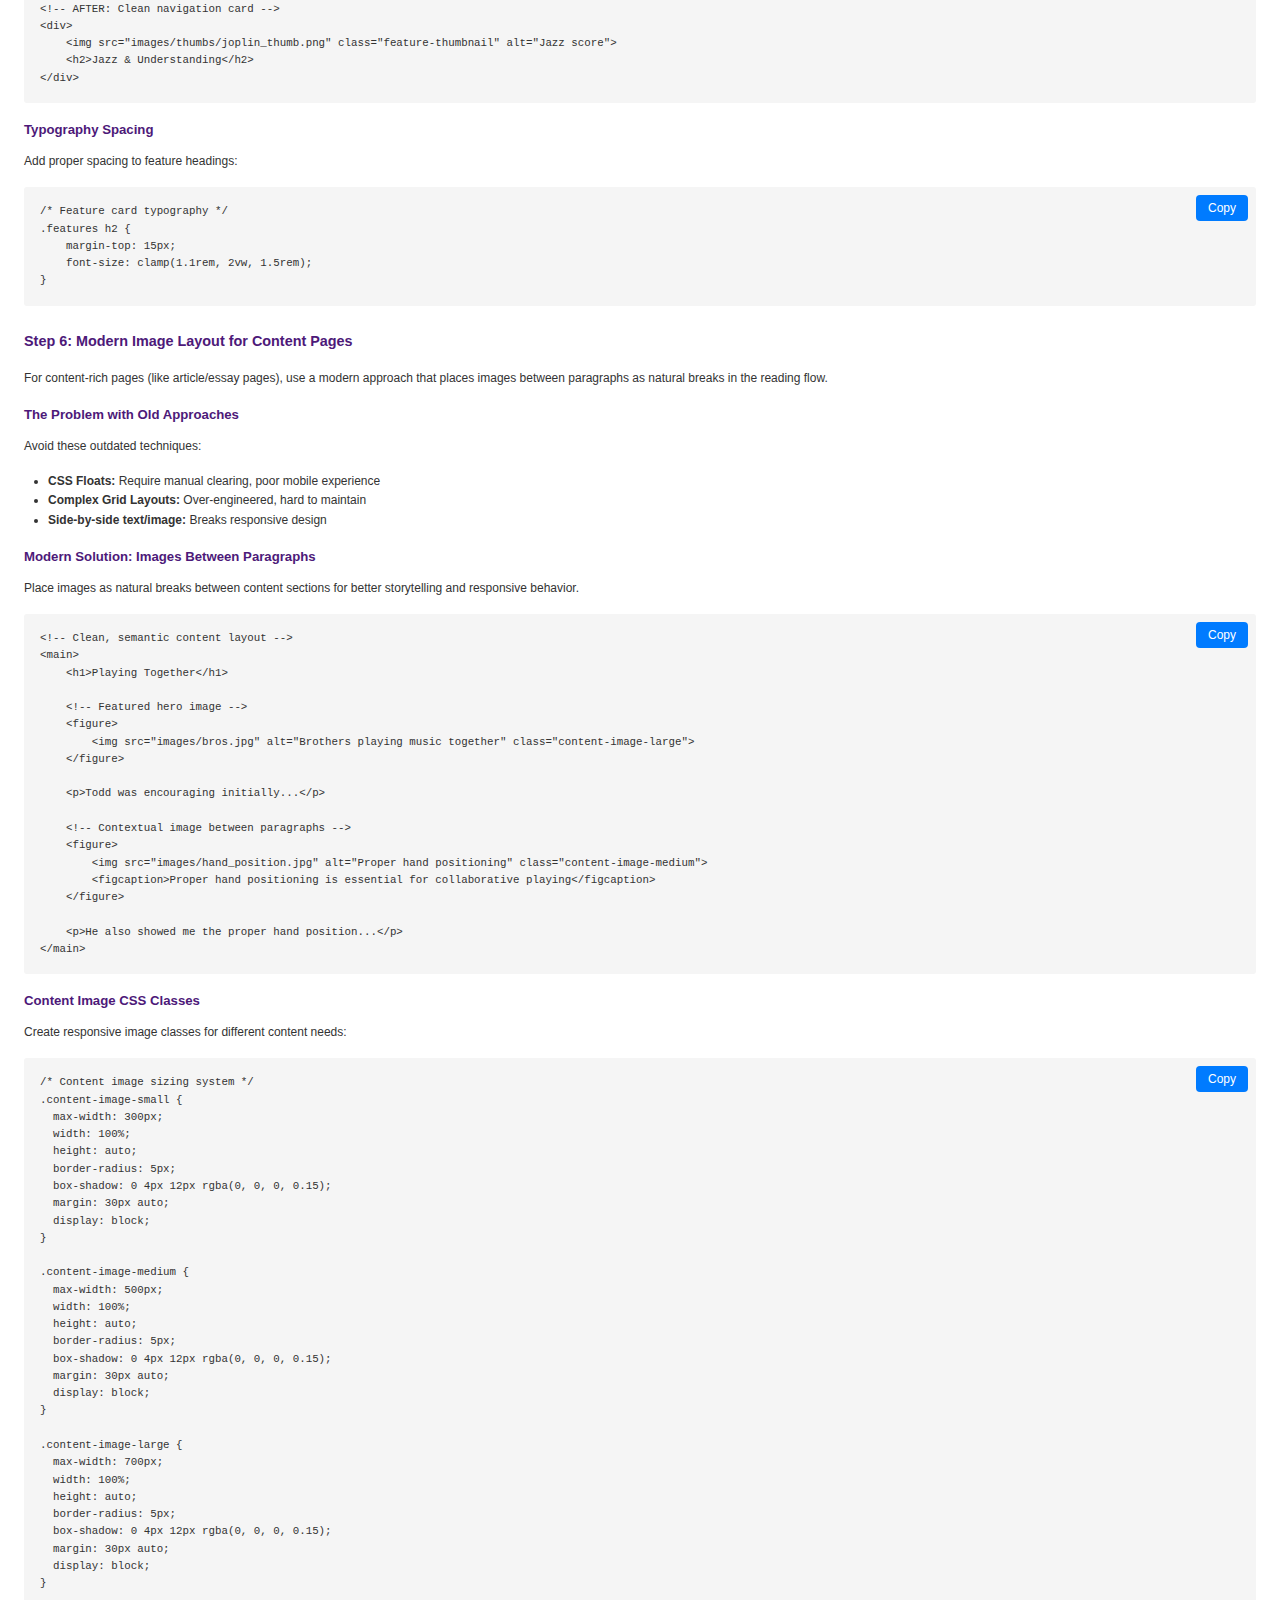
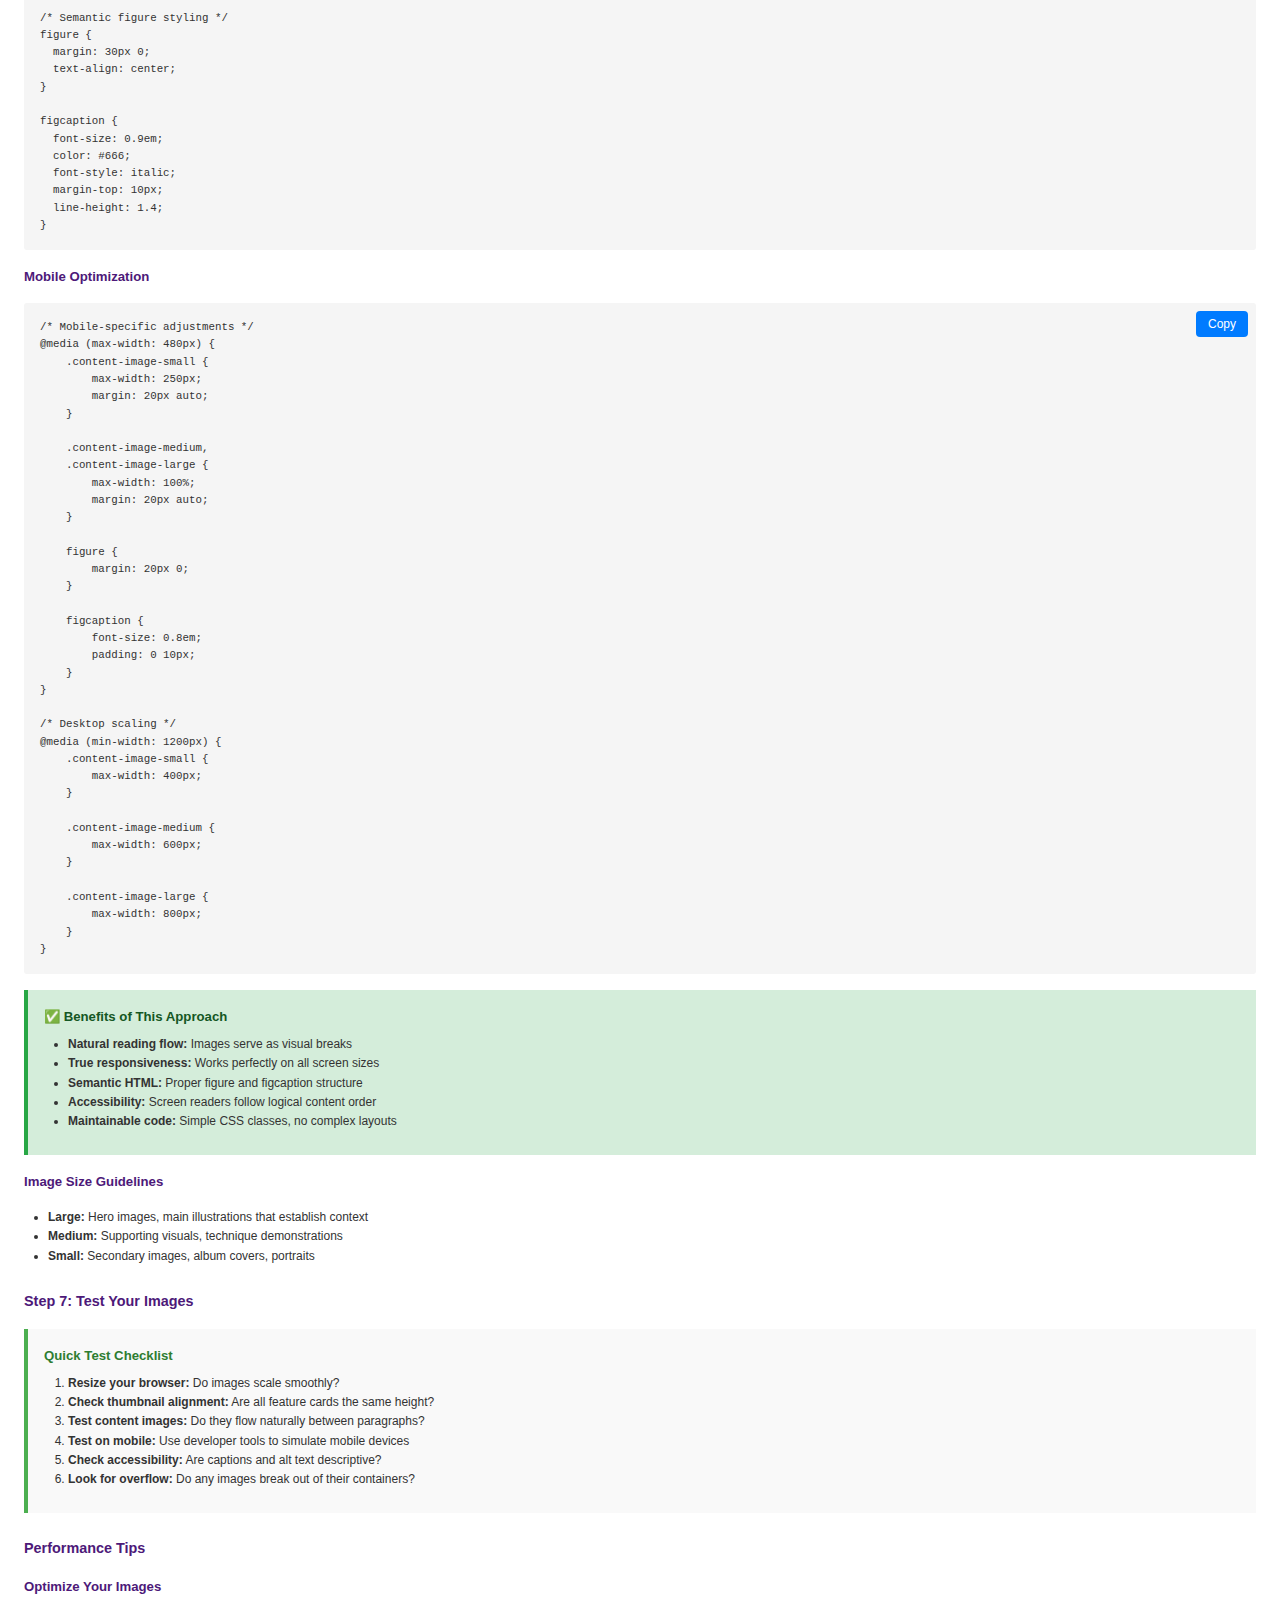
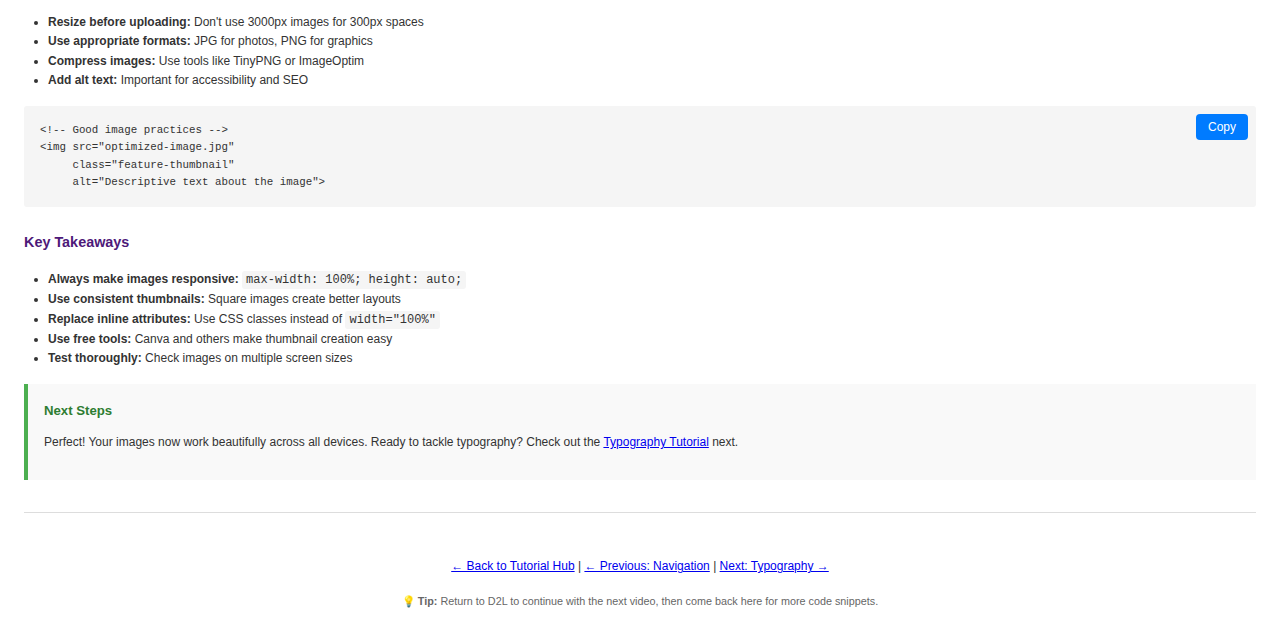
<file: responsive-images.html>
<!DOCTYPE html>
<html><head> 
<link rel="stylesheet" href="https://templates.lcs.brightspace.com/lib/assets/css/styles.min.css"> 
<style>
/* Copy button styles */
.code-container {
  position: relative;
  margin: 1rem 0;
}

.copy-button {
  position: absolute;
  top: 8px;
  right: 8px;
  background: #007bff;
  color: white;
  border: none;
  padding: 6px 12px;
  border-radius: 4px;
  cursor: pointer;
  font-size: 12px;
  font-weight: 500;
  z-index: 10;
  transition: all 0.2s ease;
}

.copy-button:hover {
  background: #0056b3;
  transform: translateY(-1px);
}

.copy-button.copied {
  background: #28a745;
}

/* Make sure code blocks have proper positioning */
pre {
  position: relative;
  background-color: #f5f5f5 !important;
  padding: 1rem !important;
  border-radius: 3px !important;
  font-family: monospace !important;
  font-size: 0.9em !important;
  overflow-x: auto !important;
  margin: 1rem 0 !important;
}
</style>
</head><body style="color: rgb(32, 33, 34); font-family: arial, helvetica, sans-serif; font-size: 12px;"><div style="font-family: Arial, sans-serif; line-height: 1.6; color: #333; max-width: 100%; margin: 0; padding: 1rem; background-color: #ffffff;">

<h2 style="color: #4d1979; font-size: 1.3em; margin-top: 1.5rem; margin-bottom: 1rem;">Tutorial 2: Responsive Images</h2>

<h3 style="color: #4d1979; font-size: 1.2em; margin-top: 1.5rem; margin-bottom: 1rem;">Overview</h3>
<p>Master the art of responsive images. Learn how to make images that look perfect on any device, create consistent thumbnails, and optimize for performance.</p>

<h3 style="color: #4d1979; font-size: 1.2em; margin-top: 1.5rem; margin-bottom: 1rem;">Learning Objectives</h3>
<p>By the end of this tutorial, you will be able to:</p>
<ul style="margin: 1rem 0; padding-left: 1.5rem;">
<li>Make images automatically resize for different screens</li>
<li>Create consistent square thumbnails for feature cards</li>
<li>Replace inline width attributes with CSS classes</li>
<li>Use free tools to quickly create professional thumbnails</li>
<li>Optimize images for better performance</li>
</ul>

<div style="background-color: #f9f9f9; padding: 1rem; border-left: 4px solid #2196f3; margin: 1rem 0;">
<h3 style="color: #1976d2; font-size: 1.1em; margin-top: 0; margin-bottom: 0.5rem;">What You Need</h3>
<ul style="margin: 0.5rem 0; padding-left: 1.5rem;">
<li>Your existing website with images</li>
<li>A text editor and web browser</li>
<li>Basic knowledge of HTML and CSS</li>
</ul>
</div>

<h3 style="color: #4d1979; font-size: 1.2em; margin-top: 1.5rem; margin-bottom: 1rem;">Step 1: The Essential Rule</h3>
<p>Add this to your CSS to make ALL images responsive:</p>

<div class="code-container">
<button class="copy-button" onclick="copyCode(this)">Copy</button>
<pre style="background-color: #f5f5f5; padding: 1rem; border-radius: 3px; font-family: monospace; font-size: 0.9em; overflow-x: auto;"><code>/* Make all images responsive by default */
img {
    max-width: 100%;
    height: auto;
}</code></pre>
</div>

<p><strong>What this does:</strong></p>
<ul style="margin: 1rem 0; padding-left: 1.5rem;">
<li><code style="background-color: #f5f5f5; padding: 2px 4px; border-radius: 3px; font-family: monospace;">max-width: 100%</code> - Image never gets wider than its container</li>
<li><code style="background-color: #f5f5f5; padding: 2px 4px; border-radius: 3px; font-family: monospace;">height: auto</code> - Height adjusts automatically to keep proportions</li>
</ul>

<h3 style="color: #4d1979; font-size: 1.2em; margin-top: 1.5rem; margin-bottom: 1rem;">Step 2: Create Consistent Thumbnails</h3>
<p>For gallery and feature card images, create consistent thumbnails for better visual harmony:</p>

<div class="code-container">
<button class="copy-button" onclick="copyCode(this)">Copy</button>
<pre style="background-color: #f5f5f5; padding: 1rem; border-radius: 3px; font-family: monospace; font-size: 0.9em; overflow-x: auto;"><code>/* Consistent square thumbnails - recommended approach */
.feature-thumbnail, .gallery-thumbnail {
    width: 100%;
    aspect-ratio: 1 / 1; /* Creates perfect squares */
    object-fit: cover;
    border-radius: 5px;
}

/* Alternative for older browsers */
.feature-thumbnail, .gallery-thumbnail {
    width: 100%;
    height: 200px; /* Fixed height for consistency */
    object-fit: cover;
    border-radius: 5px;
}

/* Responsive sizing */
@media (max-width: 480px) {
    .feature-thumbnail, .gallery-thumbnail {
        height: 150px;
    }
}</code></pre>
</div>

<h4 style="color: #4d1979; font-size: 1.1em; margin-top: 1rem; margin-bottom: 0.5rem;">Why Consistent Thumbnails Matter</h4>
<p><strong>Benefits of uniform thumbnail sizes:</strong></p>
<ul style="margin: 1rem 0; padding-left: 1.5rem;">
<li><strong>Predictable layouts:</strong> No more broken grids from different image sizes</li>
<li><strong>Better visual harmony:</strong> Creates clean, professional appearance</li>
<li><strong>Easier responsive design:</strong> Consistent behavior across all screen sizes</li>
<li><strong>Improved loading performance:</strong> Browser can calculate layout immediately</li>
</ul>

<div style="background-color: #fff3cd; padding: 1rem; border-left: 4px solid #ffc107; margin: 1rem 0;">
<h3 style="color: #856404; font-size: 1.1em; margin-top: 0; margin-bottom: 0.5rem;">💡 Pro Tip: Thumbnail Strategy</h3>
<p style="margin: 0.5rem 0;">Instead of using images with different aspect ratios (rectangular, square, wide), create consistent square thumbnails. This eliminates layout shifts and creates a more polished, professional appearance.</p>
</div>

<h3 style="color: #4d1979; font-size: 1.2em; margin-top: 1.5rem; margin-bottom: 1rem;">Step 3: Create Thumbnails with Free Tools</h3>
<p>Need to create consistent square thumbnails? Use these free online tools:</p>

<div style="background-color: #f8f9fa; padding: 1rem; border-left: 4px solid #28a745; margin: 1rem 0;">
<h3 style="color: #155724; font-size: 1.1em; margin-top: 0; margin-bottom: 0.5rem;">🛠️ Free Thumbnail Tools</h3>

<p><strong>For Quick Resizing & Cropping:</strong></p>
<ul style="margin: 0.5rem 0; padding-left: 1.5rem;">
<li><strong><a href="https://canva.com" target="_blank">Canva</a></strong> - Create custom 300x300px designs, crop existing images</li>
<li><strong><a href="https://photopea.com" target="_blank">Photopea</a></strong> - Free Photoshop alternative in your browser</li>
<li><strong><a href="https://squoosh.app" target="_blank">Squoosh</a></strong> - Google's image optimizer with cropping tools</li>
<li><strong><a href="https://remove.bg" target="_blank">Remove.bg</a></strong> - Remove backgrounds, then add to square canvas</li>
</ul>

<p><strong>For Batch Processing:</strong></p>
<ul style="margin: 0.5rem 0; padding-left: 1.5rem;">
<li><strong><a href="https://iloveimg.com/resize-image" target="_blank">iLoveIMG</a></strong> - Resize multiple images to same dimensions</li>
<li><strong><a href="https://tinypng.com" target="_blank">TinyPNG</a></strong> - Compress images after resizing</li>
</ul>

<p><strong>Quick Process:</strong></p>
<ol style="margin: 0.5rem 0; padding-left: 1.5rem;">
<li>Upload your image to Canva</li>
<li>Choose "Custom size" → 300 x 300 pixels</li>
<li>Crop and position your image to fit the square</li>
<li>Download as JPG or PNG</li>
<li>Use for all your feature cards!</li>
</ol>
</div>

<p><strong>Why <code style="background-color: #f5f5f5; padding: 2px 4px; border-radius: 3px; font-family: monospace;">object-fit: cover</code>?</strong></p>
<ul style="margin: 1rem 0; padding-left: 1.5rem;">
<li>Maintains image quality while fitting the thumbnail size</li>
<li>Prevents stretched or squished images</li>
<li>Creates uniform card heights and consistent grids</li>
<li>Crops images intelligently to show the most important parts</li>
</ul>

<h3 style="color: #4d1979; font-size: 1.2em; margin-top: 1.5rem; margin-bottom: 1rem;">Step 4: Update Your HTML</h3>
<p>Add CSS classes to your images for better control:</p>

<div class="code-container">
<button class="copy-button" onclick="copyCode(this)">Copy</button>
<pre style="background-color: #f5f5f5; padding: 1rem; border-radius: 3px; font-family: monospace; font-size: 0.9em; overflow-x: auto;"><code>&lt;!-- Update your HTML to use thumbnail classes --&gt;
&lt;div class="features"&gt;
  &lt;a href="page.html" class="feature-link"&gt;
    &lt;div&gt;
      &lt;img src="images/photo.jpg" class="feature-thumbnail" alt="Description"&gt;
      &lt;h3&gt;Feature Title&lt;/h3&gt;
    &lt;/div&gt;
  &lt;/a&gt;
&lt;/div&gt;

&lt;div class="gallery"&gt;
  &lt;div&gt;&lt;img src="images/gallery1.jpg" class="gallery-thumbnail" alt="Gallery item"&gt;&lt;/div&gt;
  &lt;div&gt;&lt;img src="images/gallery2.jpg" class="gallery-thumbnail" alt="Gallery item"&gt;&lt;/div&gt;
&lt;/div&gt;</code></pre>
</div>

<div style="background-color: #e7f3ff; padding: 1rem; border-left: 4px solid #2196f3; margin: 1rem 0;">
<h3 style="color: #1976d2; font-size: 1.1em; margin-top: 0; margin-bottom: 0.5rem;">⚠️ Important: Replace Inline Width Attributes</h3>
<p style="margin: 0.5rem 0;">If your images currently use <code style="background-color: #f5f5f5; padding: 2px 4px; border-radius: 3px; font-family: monospace;">width="100%"</code> attributes in the HTML, replace them with CSS classes for better control and consistency.</p>

<div class="code-container">
<button class="copy-button" onclick="copyCode(this)">Copy</button>
<pre style="background-color: #f5f5f5; padding: 1rem; border-radius: 3px; font-family: monospace; font-size: 0.9em; overflow-x: auto;"><code>&lt;!-- BEFORE: Using inline width (avoid this) --&gt;
&lt;img src="images/photo.jpg" width="100%" alt="Description"&gt;

&lt;!-- AFTER: Using CSS class (recommended) --&gt;
&lt;img src="images/photo.jpg" class="feature-thumbnail" alt="Description"&gt;</code></pre>
</div>
</div>

<h3 style="color: #4d1979; font-size: 1.2em; margin-top: 1.5rem; margin-bottom: 1rem;">Step 5: Design Clean Feature Cards</h3>
<p>For navigation cards, focus on clean imagery without distracting text content:</p>

<div style="background-color: #fff3cd; padding: 1rem; border-left: 4px solid #ffc107; margin: 1rem 0;">
<h3 style="color: #856404; font-size: 1.1em; margin-top: 0; margin-bottom: 0.5rem;">🎨 Feature Card Best Practice</h3>
<p style="margin: 0.5rem 0;">Remove essay snippets from feature boxes to create cleaner navigation cards. Keep only image + title for focused user experience.</p>
</div>

<h4 style="color: #4d1979; font-size: 1.1em; margin-top: 1rem; margin-bottom: 0.5rem;">Content Simplification</h4>

<div class="code-container">
<button class="copy-button" onclick="copyCode(this)">Copy</button>
<pre style="background-color: #f5f5f5; padding: 1rem; border-radius: 3px; font-family: monospace; font-size: 0.9em; overflow-x: auto;"><code>&lt;!-- BEFORE: Cluttered with text snippets --&gt;
&lt;div&gt;
    &lt;img src="images/thumbs/joplin_thumb.png" class="feature-thumbnail" alt="Jazz score"&gt;
    &lt;h2&gt;Jazz &amp; Understanding&lt;/h2&gt;
    &lt;p&gt;How jazz began to make more sense after Todd's death...&lt;/p&gt;
&lt;/div&gt;

&lt;!-- AFTER: Clean navigation card --&gt;
&lt;div&gt;
    &lt;img src="images/thumbs/joplin_thumb.png" class="feature-thumbnail" alt="Jazz score"&gt;
    &lt;h2&gt;Jazz &amp; Understanding&lt;/h2&gt;
&lt;/div&gt;</code></pre>
</div>

<h4 style="color: #4d1979; font-size: 1.1em; margin-top: 1rem; margin-bottom: 0.5rem;">Typography Spacing</h4>
<p>Add proper spacing to feature headings:</p>

<div class="code-container">
<button class="copy-button" onclick="copyCode(this)">Copy</button>
<pre style="background-color: #f5f5f5; padding: 1rem; border-radius: 3px; font-family: monospace; font-size: 0.9em; overflow-x: auto;"><code>/* Feature card typography */
.features h2 {
    margin-top: 15px;
    font-size: clamp(1.1rem, 2vw, 1.5rem);
}</code></pre>
</div>

<h3 style="color: #4d1979; font-size: 1.2em; margin-top: 1.5rem; margin-bottom: 1rem;">Step 6: Modern Image Layout for Content Pages</h3>
<p>For content-rich pages (like article/essay pages), use a modern approach that places images between paragraphs as natural breaks in the reading flow.</p>

<h4 style="color: #4d1979; font-size: 1.1em; margin-top: 1rem; margin-bottom: 0.5rem;">The Problem with Old Approaches</h4>
<p>Avoid these outdated techniques:</p>
<ul style="margin: 1rem 0; padding-left: 1.5rem;">
<li><strong>CSS Floats:</strong> Require manual clearing, poor mobile experience</li>
<li><strong>Complex Grid Layouts:</strong> Over-engineered, hard to maintain</li>
<li><strong>Side-by-side text/image:</strong> Breaks responsive design</li>
</ul>

<h4 style="color: #4d1979; font-size: 1.1em; margin-top: 1rem; margin-bottom: 0.5rem;">Modern Solution: Images Between Paragraphs</h4>
<p>Place images as natural breaks between content sections for better storytelling and responsive behavior.</p>

<div class="code-container">
<button class="copy-button" onclick="copyCode(this)">Copy</button>
<pre style="background-color: #f5f5f5; padding: 1rem; border-radius: 3px; font-family: monospace; font-size: 0.9em; overflow-x: auto;"><code>&lt;!-- Clean, semantic content layout --&gt;
&lt;main&gt;
    &lt;h1&gt;Playing Together&lt;/h1&gt;
    
    &lt;!-- Featured hero image --&gt;
    &lt;figure&gt;
        &lt;img src="images/bros.jpg" alt="Brothers playing music together" class="content-image-large"&gt;
    &lt;/figure&gt;
    
    &lt;p&gt;Todd was encouraging initially...&lt;/p&gt;
    
    &lt;!-- Contextual image between paragraphs --&gt;
    &lt;figure&gt;
        &lt;img src="images/hand_position.jpg" alt="Proper hand positioning" class="content-image-medium"&gt;
        &lt;figcaption&gt;Proper hand positioning is essential for collaborative playing&lt;/figcaption&gt;
    &lt;/figure&gt;
    
    &lt;p&gt;He also showed me the proper hand position...&lt;/p&gt;
&lt;/main&gt;</code></pre>
</div>

<h4 style="color: #4d1979; font-size: 1.1em; margin-top: 1rem; margin-bottom: 0.5rem;">Content Image CSS Classes</h4>
<p>Create responsive image classes for different content needs:</p>

<div class="code-container">
<button class="copy-button" onclick="copyCode(this)">Copy</button>
<pre style="background-color: #f5f5f5; padding: 1rem; border-radius: 3px; font-family: monospace; font-size: 0.9em; overflow-x: auto;"><code>/* Content image sizing system */
.content-image-small {
  max-width: 300px;
  width: 100%;
  height: auto;
  border-radius: 5px;
  box-shadow: 0 4px 12px rgba(0, 0, 0, 0.15);
  margin: 30px auto;
  display: block;
}

.content-image-medium {
  max-width: 500px;
  width: 100%;
  height: auto;
  border-radius: 5px;
  box-shadow: 0 4px 12px rgba(0, 0, 0, 0.15);
  margin: 30px auto;
  display: block;
}

.content-image-large {
  max-width: 700px;
  width: 100%;
  height: auto;
  border-radius: 5px;
  box-shadow: 0 4px 12px rgba(0, 0, 0, 0.15);
  margin: 30px auto;
  display: block;
}

/* Semantic figure styling */
figure {
  margin: 30px 0;
  text-align: center;
}

figcaption {
  font-size: 0.9em;
  color: #666;
  font-style: italic;
  margin-top: 10px;
  line-height: 1.4;
}</code></pre>
</div>

<h4 style="color: #4d1979; font-size: 1.1em; margin-top: 1rem; margin-bottom: 0.5rem;">Mobile Optimization</h4>

<div class="code-container">
<button class="copy-button" onclick="copyCode(this)">Copy</button>
<pre style="background-color: #f5f5f5; padding: 1rem; border-radius: 3px; font-family: monospace; font-size: 0.9em; overflow-x: auto;"><code>/* Mobile-specific adjustments */
@media (max-width: 480px) {
    .content-image-small {
        max-width: 250px;
        margin: 20px auto;
    }
    
    .content-image-medium,
    .content-image-large {
        max-width: 100%;
        margin: 20px auto;
    }
    
    figure {
        margin: 20px 0;
    }
    
    figcaption {
        font-size: 0.8em;
        padding: 0 10px;
    }
}

/* Desktop scaling */
@media (min-width: 1200px) {
    .content-image-small {
        max-width: 400px;
    }
    
    .content-image-medium {
        max-width: 600px;
    }
    
    .content-image-large {
        max-width: 800px;
    }
}</code></pre>
</div>

<div style="background-color: #d4edda; padding: 1rem; border-left: 4px solid #28a745; margin: 1rem 0;">
<h3 style="color: #155724; font-size: 1.1em; margin-top: 0; margin-bottom: 0.5rem;">✅ Benefits of This Approach</h3>
<ul style="margin: 0.5rem 0; padding-left: 1.5rem;">
<li><strong>Natural reading flow:</strong> Images serve as visual breaks</li>
<li><strong>True responsiveness:</strong> Works perfectly on all screen sizes</li>
<li><strong>Semantic HTML:</strong> Proper figure and figcaption structure</li>
<li><strong>Accessibility:</strong> Screen readers follow logical content order</li>
<li><strong>Maintainable code:</strong> Simple CSS classes, no complex layouts</li>
</ul>
</div>

<h4 style="color: #4d1979; font-size: 1.1em; margin-top: 1rem; margin-bottom: 0.5rem;">Image Size Guidelines</h4>
<ul style="margin: 1rem 0; padding-left: 1.5rem;">
<li><strong>Large:</strong> Hero images, main illustrations that establish context</li>
<li><strong>Medium:</strong> Supporting visuals, technique demonstrations</li>
<li><strong>Small:</strong> Secondary images, album covers, portraits</li>
</ul>

<h3 style="color: #4d1979; font-size: 1.2em; margin-top: 1.5rem; margin-bottom: 1rem;">Step 7: Test Your Images</h3>

<div style="background-color: #f9f9f9; padding: 1rem; border-left: 4px solid #4caf50; margin: 1rem 0;">
<h3 style="color: #2e7d32; font-size: 1.1em; margin-top: 0; margin-bottom: 0.5rem;">Quick Test Checklist</h3>
<ol style="margin: 0.5rem 0; padding-left: 1.5rem;">
<li><strong>Resize your browser:</strong> Do images scale smoothly?</li>
<li><strong>Check thumbnail alignment:</strong> Are all feature cards the same height?</li>
<li><strong>Test content images:</strong> Do they flow naturally between paragraphs?</li>
<li><strong>Test on mobile:</strong> Use developer tools to simulate mobile devices</li>
<li><strong>Check accessibility:</strong> Are captions and alt text descriptive?</li>
<li><strong>Look for overflow:</strong> Do any images break out of their containers?</li>
</ol>
</div>

<h3 style="color: #4d1979; font-size: 1.2em; margin-top: 1.5rem; margin-bottom: 1rem;">Performance Tips</h3>

<h4 style="color: #4d1979; font-size: 1.1em; margin-top: 1rem; margin-bottom: 0.5rem;">Optimize Your Images</h4>
<ul style="margin: 1rem 0; padding-left: 1.5rem;">
<li><strong>Resize before uploading:</strong> Don't use 3000px images for 300px spaces</li>
<li><strong>Use appropriate formats:</strong> JPG for photos, PNG for graphics</li>
<li><strong>Compress images:</strong> Use tools like TinyPNG or ImageOptim</li>
<li><strong>Add alt text:</strong> Important for accessibility and SEO</li>
</ul>

<div class="code-container">
<button class="copy-button" onclick="copyCode(this)">Copy</button>
<pre style="background-color: #f5f5f5; padding: 1rem; border-radius: 3px; font-family: monospace; font-size: 0.9em; overflow-x: auto;"><code>&lt;!-- Good image practices --&gt;
&lt;img src="optimized-image.jpg" 
     class="feature-thumbnail"
     alt="Descriptive text about the image"&gt;</code></pre>
</div>

<h3 style="color: #4d1979; font-size: 1.2em; margin-top: 1.5rem; margin-bottom: 1rem;">Key Takeaways</h3>
<ul style="margin: 1rem 0; padding-left: 1.5rem;">
<li><strong>Always make images responsive:</strong> <code style="background-color: #f5f5f5; padding: 2px 4px; border-radius: 3px; font-family: monospace;">max-width: 100%; height: auto;</code></li>
<li><strong>Use consistent thumbnails:</strong> Square images create better layouts</li>
<li><strong>Replace inline attributes:</strong> Use CSS classes instead of <code style="background-color: #f5f5f5; padding: 2px 4px; border-radius: 3px; font-family: monospace;">width="100%"</code></li>
<li><strong>Use free tools:</strong> Canva and others make thumbnail creation easy</li>
<li><strong>Test thoroughly:</strong> Check images on multiple screen sizes</li>
</ul>

<div style="background-color: #f9f9f9; padding: 1rem; border-left: 4px solid #4caf50; margin: 1rem 0;">
<h3 style="color: #2e7d32; font-size: 1.1em; margin-top: 0; margin-bottom: 0.5rem;">Next Steps</h3>
<p>Perfect! Your images now work beautifully across all devices. Ready to tackle typography? Check out the <a href="responsive-typography.html">Typography Tutorial</a> next.</p>
</div>

<footer style="text-align: center; margin-top: 2rem; padding-top: 2rem; border-top: 1px solid #ddd;">
  <p><a href="code-snippets.html">← Back to Tutorial Hub</a> | <a href="responsive-navigation.html">← Previous: Navigation</a> | <a href="responsive-typography.html">Next: Typography →</a></p>
  <p style="margin-top: 1rem; font-size: 0.9em; color: #666;">
    💡 <strong>Tip:</strong> Return to D2L to continue with the next video, then come back here for more code snippets.
  </p>
</footer>

</div>

<script>
function copyCode(button) {
  const codeContainer = button.parentElement;
  const codeElement = codeContainer.querySelector('code');
  const textToCopy = codeElement.textContent;
  
  const textarea = document.createElement('textarea');
  textarea.value = textToCopy;
  document.body.appendChild(textarea);
  
  textarea.select();
  textarea.setSelectionRange(0, 99999);
  
  try {
    document.execCommand('copy');
    
    const originalText = button.textContent;
    button.textContent = 'Copied!';
    button.classList.add('copied');
    
    setTimeout(() => {
      button.textContent = originalText;
      button.classList.remove('copied');
    }, 2000);
    
  } catch (err) {
    console.error('Failed to copy text: ', err);
    alert('Copy failed. Please select and copy manually.');
  }
  
  document.body.removeChild(textarea);
}
</script>

</body></html>
</file>
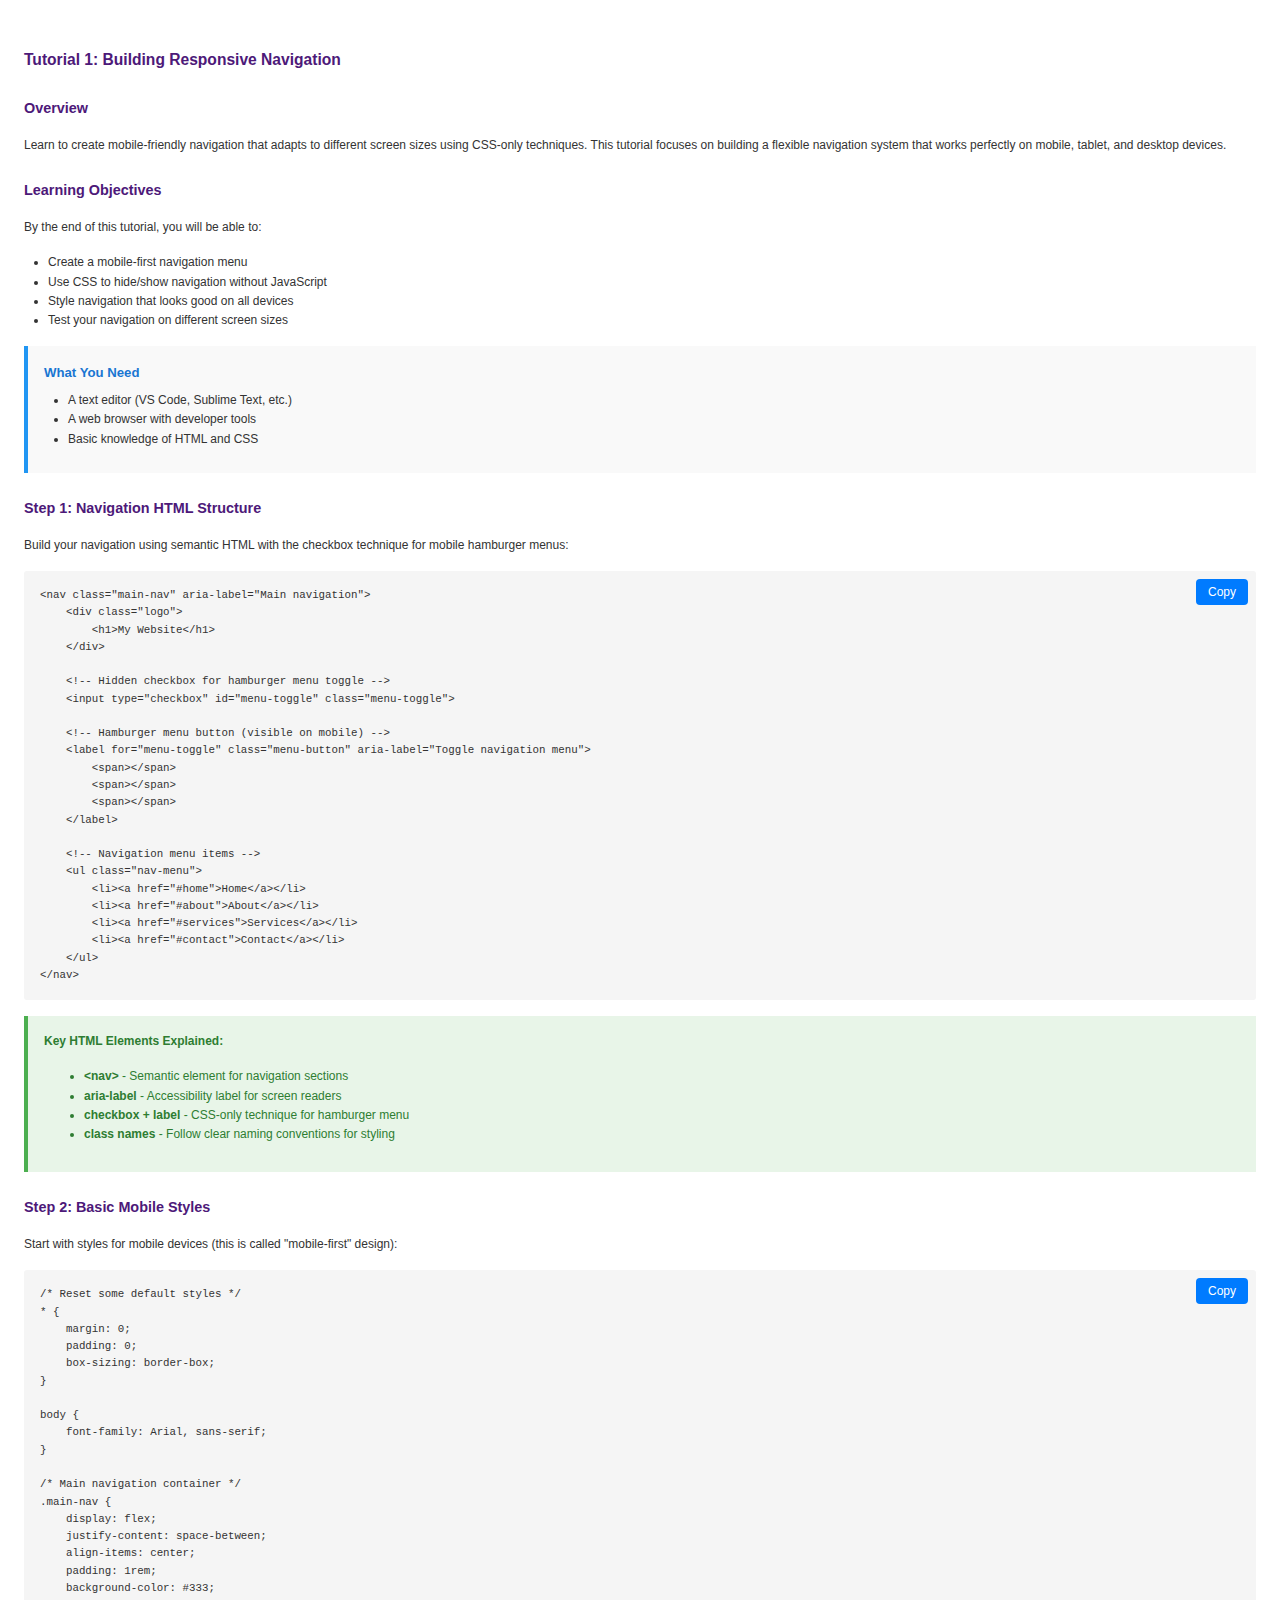
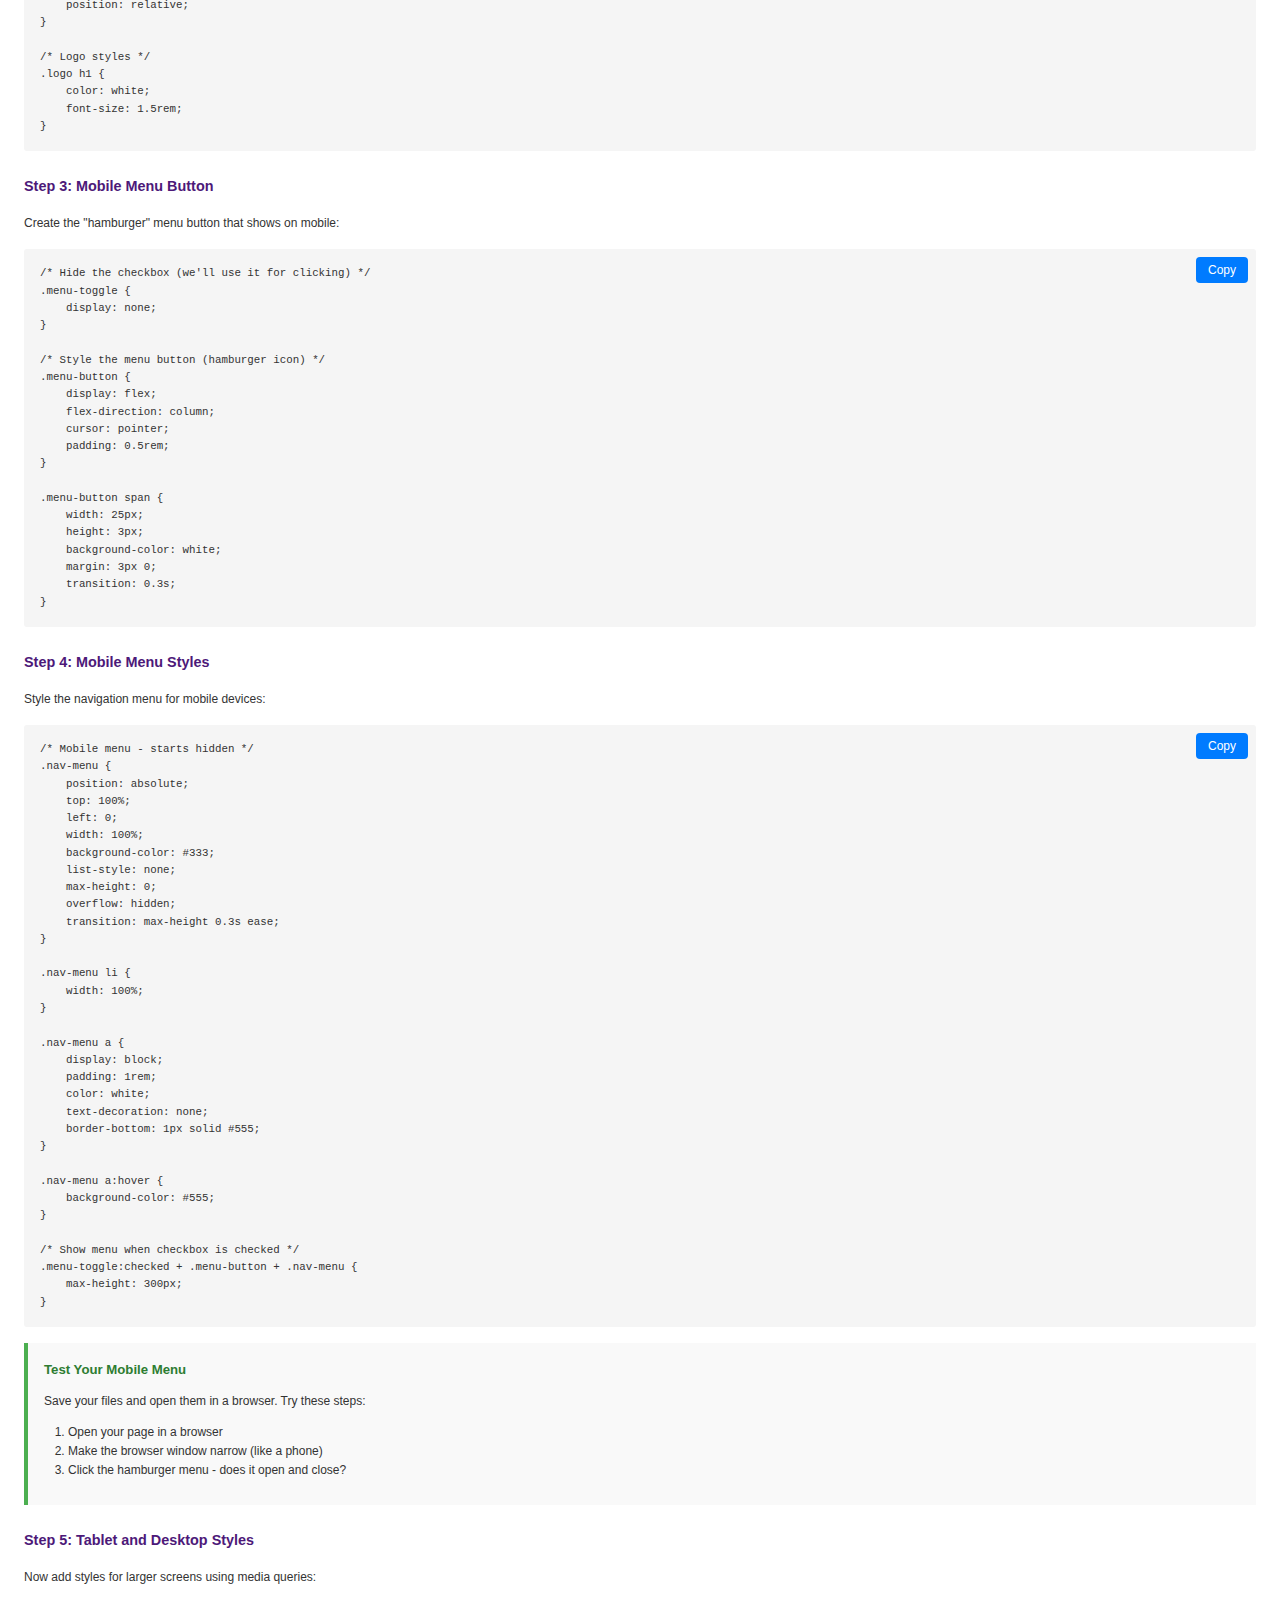
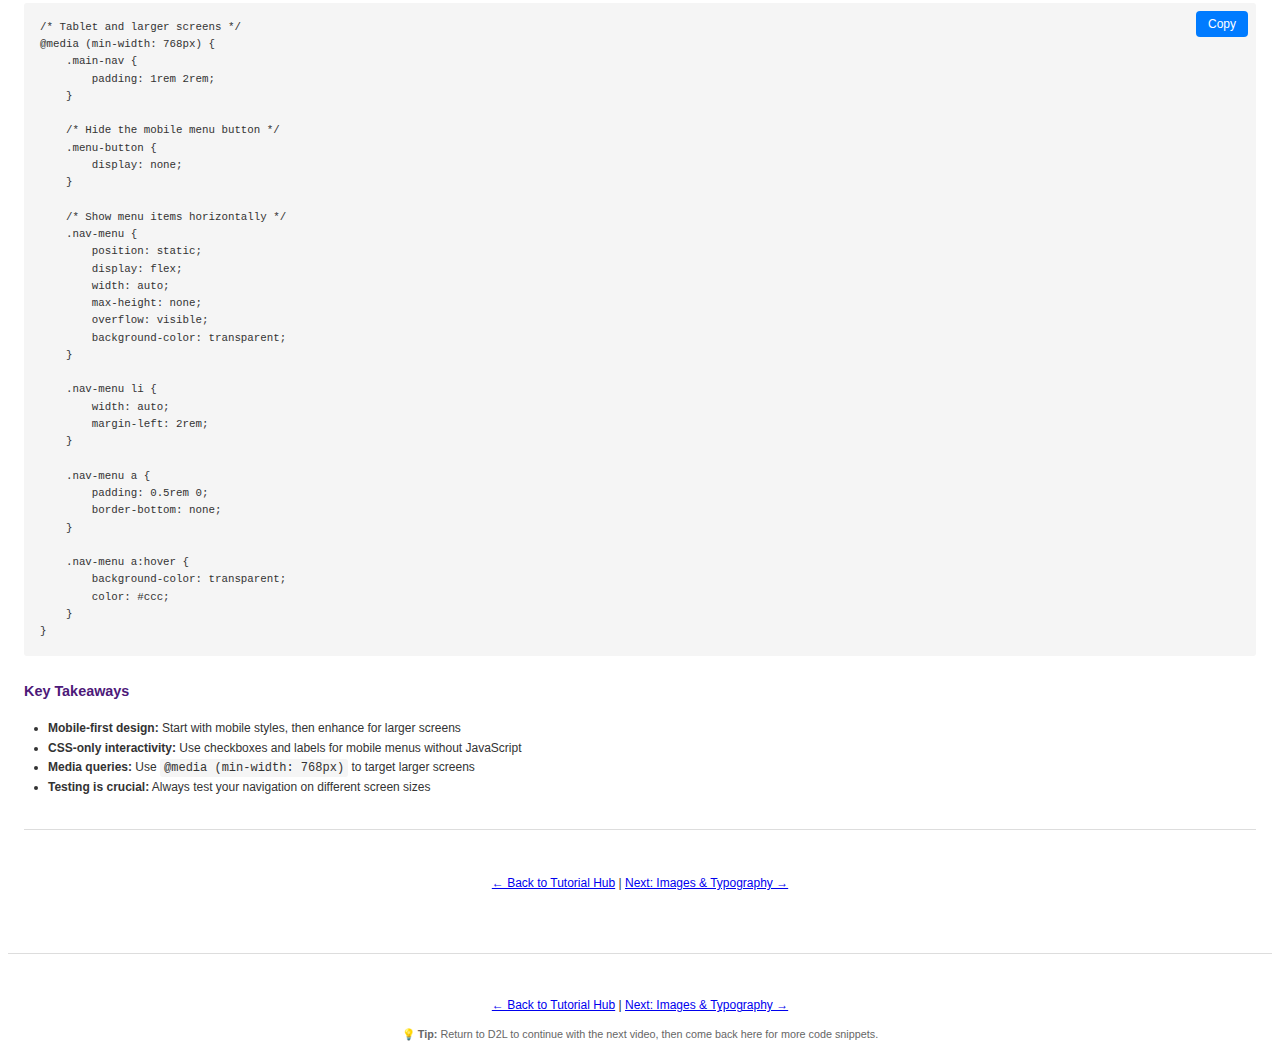
<file: responsive-navigation.html>
<!DOCTYPE html>
<html><head> 
<link rel="stylesheet" href="https://templates.lcs.brightspace.com/lib/assets/css/styles.min.css"> 
<style>
/* Copy button styles */
.code-container {
  position: relative;
  margin: 1rem 0;
}

.copy-button {
  position: absolute;
  top: 8px;
  right: 8px;
  background: #007bff;
  color: white;
  border: none;
  padding: 6px 12px;
  border-radius: 4px;
  cursor: pointer;
  font-size: 12px;
  font-weight: 500;
  z-index: 10;
  transition: all 0.2s ease;
}

.copy-button:hover {
  background: #0056b3;
  transform: translateY(-1px);
}

.copy-button.copied {
  background: #28a745;
}

.copy-button.copied::after {
  content: ' ✓';
}

/* Make sure code blocks have proper positioning */
pre {
  position: relative;
  background-color: #f5f5f5 !important;
  padding: 1rem !important;
  border-radius: 3px !important;
  font-family: monospace !important;
  font-size: 0.9em !important;
  overflow-x: auto !important;
  margin: 1rem 0 !important;
}
</style>
</head><body style="color: rgb(32, 33, 34); font-family: arial, helvetica, sans-serif; font-size: 12px;"><div style="font-family: Arial, sans-serif; line-height: 1.6; color: #333; max-width: 100%; margin: 0; padding: 1rem; background-color: #ffffff;">

<h2 style="color: #4d1979; font-size: 1.3em; margin-top: 1.5rem; margin-bottom: 1rem;">Tutorial 1: Building Responsive Navigation</h2>

<h3 style="color: #4d1979; font-size: 1.2em; margin-top: 1.5rem; margin-bottom: 1rem;">Overview</h3>
<p>Learn to create mobile-friendly navigation that adapts to different screen sizes using CSS-only techniques. This tutorial focuses on building a flexible navigation system that works perfectly on mobile, tablet, and desktop devices.</p>

<h3 style="color: #4d1979; font-size: 1.2em; margin-top: 1.5rem; margin-bottom: 1rem;">Learning Objectives</h3>
<p>By the end of this tutorial, you will be able to:</p>
<ul style="margin: 1rem 0; padding-left: 1.5rem;">
<li>Create a mobile-first navigation menu</li>
<li>Use CSS to hide/show navigation without JavaScript</li>
<li>Style navigation that looks good on all devices</li>
<li>Test your navigation on different screen sizes</li>
</ul>

<div style="background-color: #f9f9f9; padding: 1rem; border-left: 4px solid #2196f3; margin: 1rem 0;">
<h3 style="color: #1976d2; font-size: 1.1em; margin-top: 0; margin-bottom: 0.5rem;">What You Need</h3>
<ul style="margin: 0.5rem 0; padding-left: 1.5rem;">
<li>A text editor (VS Code, Sublime Text, etc.)</li>
<li>A web browser with developer tools</li>
<li>Basic knowledge of HTML and CSS</li>
</ul>
</div>

<h3 style="color: #4d1979; font-size: 1.2em; margin-top: 1.5rem; margin-bottom: 1rem;">Step 1: Navigation HTML Structure</h3>
<p>Build your navigation using semantic HTML with the checkbox technique for mobile hamburger menus:</p>

<div class="code-container">
<button class="copy-button" onclick="copyCode(this)">Copy</button>
<pre style="background-color: #f5f5f5; padding: 1rem; border-radius: 3px; font-family: monospace; font-size: 0.9em; overflow-x: auto;"><code>&lt;nav class="main-nav" aria-label="Main navigation"&gt;
    &lt;div class="logo"&gt;
        &lt;h1&gt;My Website&lt;/h1&gt;
    &lt;/div&gt;
    
    &lt;!-- Hidden checkbox for hamburger menu toggle --&gt;
    &lt;input type="checkbox" id="menu-toggle" class="menu-toggle"&gt;
    
    &lt;!-- Hamburger menu button (visible on mobile) --&gt;
    &lt;label for="menu-toggle" class="menu-button" aria-label="Toggle navigation menu"&gt;
        &lt;span&gt;&lt;/span&gt;
        &lt;span&gt;&lt;/span&gt;
        &lt;span&gt;&lt;/span&gt;
    &lt;/label&gt;
    
    &lt;!-- Navigation menu items --&gt;
    &lt;ul class="nav-menu"&gt;
        &lt;li&gt;&lt;a href="#home"&gt;Home&lt;/a&gt;&lt;/li&gt;
        &lt;li&gt;&lt;a href="#about"&gt;About&lt;/a&gt;&lt;/li&gt;
        &lt;li&gt;&lt;a href="#services"&gt;Services&lt;/a&gt;&lt;/li&gt;
        &lt;li&gt;&lt;a href="#contact"&gt;Contact&lt;/a&gt;&lt;/li&gt;
    &lt;/ul&gt;
&lt;/nav&gt;</code></pre>
</div>

<div style="background-color: #e8f5e8; border-left: 4px solid #4caf50; padding: 1rem; margin: 1rem 0;">
<h4 style="color: #2e7d32; margin-top: 0;">Key HTML Elements Explained:</h4>
<ul style="color: #2e7d32;">
<li><strong>&lt;nav&gt;</strong> - Semantic element for navigation sections</li>
<li><strong>aria-label</strong> - Accessibility label for screen readers</li>
<li><strong>checkbox + label</strong> - CSS-only technique for hamburger menu</li>
<li><strong>class names</strong> - Follow clear naming conventions for styling</li>
</ul>
</div>

<h3 style="color: #4d1979; font-size: 1.2em; margin-top: 1.5rem; margin-bottom: 1rem;">Step 2: Basic Mobile Styles</h3>
<p>Start with styles for mobile devices (this is called "mobile-first" design):</p>

<div class="code-container">
<button class="copy-button" onclick="copyCode(this)">Copy</button>
<pre style="background-color: #f5f5f5; padding: 1rem; border-radius: 3px; font-family: monospace; font-size: 0.9em; overflow-x: auto;"><code>/* Reset some default styles */
* {
    margin: 0;
    padding: 0;
    box-sizing: border-box;
}

body {
    font-family: Arial, sans-serif;
}

/* Main navigation container */
.main-nav {
    display: flex;
    justify-content: space-between;
    align-items: center;
    padding: 1rem;
    background-color: #333;
    position: relative;
}

/* Logo styles */
.logo h1 {
    color: white;
    font-size: 1.5rem;
}</code></pre>
</div>

<h3 style="color: #4d1979; font-size: 1.2em; margin-top: 1.5rem; margin-bottom: 1rem;">Step 3: Mobile Menu Button</h3>
<p>Create the "hamburger" menu button that shows on mobile:</p>

<div class="code-container">
<button class="copy-button" onclick="copyCode(this)">Copy</button>
<pre style="background-color: #f5f5f5; padding: 1rem; border-radius: 3px; font-family: monospace; font-size: 0.9em; overflow-x: auto;"><code>/* Hide the checkbox (we'll use it for clicking) */
.menu-toggle {
    display: none;
}

/* Style the menu button (hamburger icon) */
.menu-button {
    display: flex;
    flex-direction: column;
    cursor: pointer;
    padding: 0.5rem;
}

.menu-button span {
    width: 25px;
    height: 3px;
    background-color: white;
    margin: 3px 0;
    transition: 0.3s;
}</code></pre>
</div>

<h3 style="color: #4d1979; font-size: 1.2em; margin-top: 1.5rem; margin-bottom: 1rem;">Step 4: Mobile Menu Styles</h3>
<p>Style the navigation menu for mobile devices:</p>

<div class="code-container">
<button class="copy-button" onclick="copyCode(this)">Copy</button>
<pre style="background-color: #f5f5f5; padding: 1rem; border-radius: 3px; font-family: monospace; font-size: 0.9em; overflow-x: auto;"><code>/* Mobile menu - starts hidden */
.nav-menu {
    position: absolute;
    top: 100%;
    left: 0;
    width: 100%;
    background-color: #333;
    list-style: none;
    max-height: 0;
    overflow: hidden;
    transition: max-height 0.3s ease;
}

.nav-menu li {
    width: 100%;
}

.nav-menu a {
    display: block;
    padding: 1rem;
    color: white;
    text-decoration: none;
    border-bottom: 1px solid #555;
}

.nav-menu a:hover {
    background-color: #555;
}

/* Show menu when checkbox is checked */
.menu-toggle:checked + .menu-button + .nav-menu {
    max-height: 300px;
}</code></pre>
</div>

<div style="background-color: #f9f9f9; padding: 1rem; border-left: 4px solid #4caf50; margin: 1rem 0;">
<h3 style="color: #2e7d32; font-size: 1.1em; margin-top: 0; margin-bottom: 0.5rem;">Test Your Mobile Menu</h3>
<p>Save your files and open them in a browser. Try these steps:</p>
<ol style="margin: 0.5rem 0; padding-left: 1.5rem;">
<li>Open your page in a browser</li>
<li>Make the browser window narrow (like a phone)</li>
<li>Click the hamburger menu - does it open and close?</li>
</ol>
</div>

<h3 style="color: #4d1979; font-size: 1.2em; margin-top: 1.5rem; margin-bottom: 1rem;">Step 5: Tablet and Desktop Styles</h3>
<p>Now add styles for larger screens using media queries:</p>

<div class="code-container">
<button class="copy-button" onclick="copyCode(this)">Copy</button>
<pre style="background-color: #f5f5f5; padding: 1rem; border-radius: 3px; font-family: monospace; font-size: 0.9em; overflow-x: auto;"><code>/* Tablet and larger screens */
@media (min-width: 768px) {
    .main-nav {
        padding: 1rem 2rem;
    }
    
    /* Hide the mobile menu button */
    .menu-button {
        display: none;
    }
    
    /* Show menu items horizontally */
    .nav-menu {
        position: static;
        display: flex;
        width: auto;
        max-height: none;
        overflow: visible;
        background-color: transparent;
    }
    
    .nav-menu li {
        width: auto;
        margin-left: 2rem;
    }
    
    .nav-menu a {
        padding: 0.5rem 0;
        border-bottom: none;
    }
    
    .nav-menu a:hover {
        background-color: transparent;
        color: #ccc;
    }
}</code></pre>
</div>

<h3 style="color: #4d1979; font-size: 1.2em; margin-top: 1.5rem; margin-bottom: 1rem;">Key Takeaways</h3>
<ul style="margin: 1rem 0; padding-left: 1.5rem;">
<li><strong>Mobile-first design:</strong> Start with mobile styles, then enhance for larger screens</li>
<li><strong>CSS-only interactivity:</strong> Use checkboxes and labels for mobile menus without JavaScript</li>
<li><strong>Media queries:</strong> Use <code style="background-color: #f5f5f5; padding: 2px 4px; border-radius: 3px; font-family: monospace;">@media (min-width: 768px)</code> to target larger screens</li>
<li><strong>Testing is crucial:</strong> Always test your navigation on different screen sizes</li>
</ul>

<footer style="text-align: center; margin-top: 2rem; padding-top: 2rem; border-top: 1px solid #ddd;">
  <p><a href="code-snippets.html">← Back to Tutorial Hub</a> | <a href="responsive-images-typography.html">Next: Images & Typography →</a></p>
</footer>

</div>

<script>
function copyCode(button) {
  const codeContainer = button.parentElement;
  const codeElement = codeContainer.querySelector('code');
  const textToCopy = codeElement.textContent;
  
  const textarea = document.createElement('textarea');
  textarea.value = textToCopy;
  document.body.appendChild(textarea);
  
  textarea.select();
  textarea.setSelectionRange(0, 99999);
  
  try {
    document.execCommand('copy');
    
    const originalText = button.textContent;
    button.textContent = 'Copied!';
    button.classList.add('copied');
    
    setTimeout(() => {
      button.textContent = originalText;
      button.classList.remove('copied');
    }, 2000);
    
  } catch (err) {
    console.error('Failed to copy text: ', err);
    alert('Copy failed. Please select and copy manually.');
  }
  
  document.body.removeChild(textarea);
}
</script>

<footer style="text-align: center; margin-top: 2rem; padding-top: 2rem; border-top: 1px solid #ddd;">
  <p><a href="code-snippets.html">← Back to Tutorial Hub</a> | <a href="responsive-images-typography.html">Next: Images & Typography →</a></p>
  <p style="margin-top: 1rem; font-size: 0.9em; color: #666;">
    💡 <strong>Tip:</strong> Return to D2L to continue with the next video, then come back here for more code snippets.
  </p>
</footer>

</body></html>
</file>
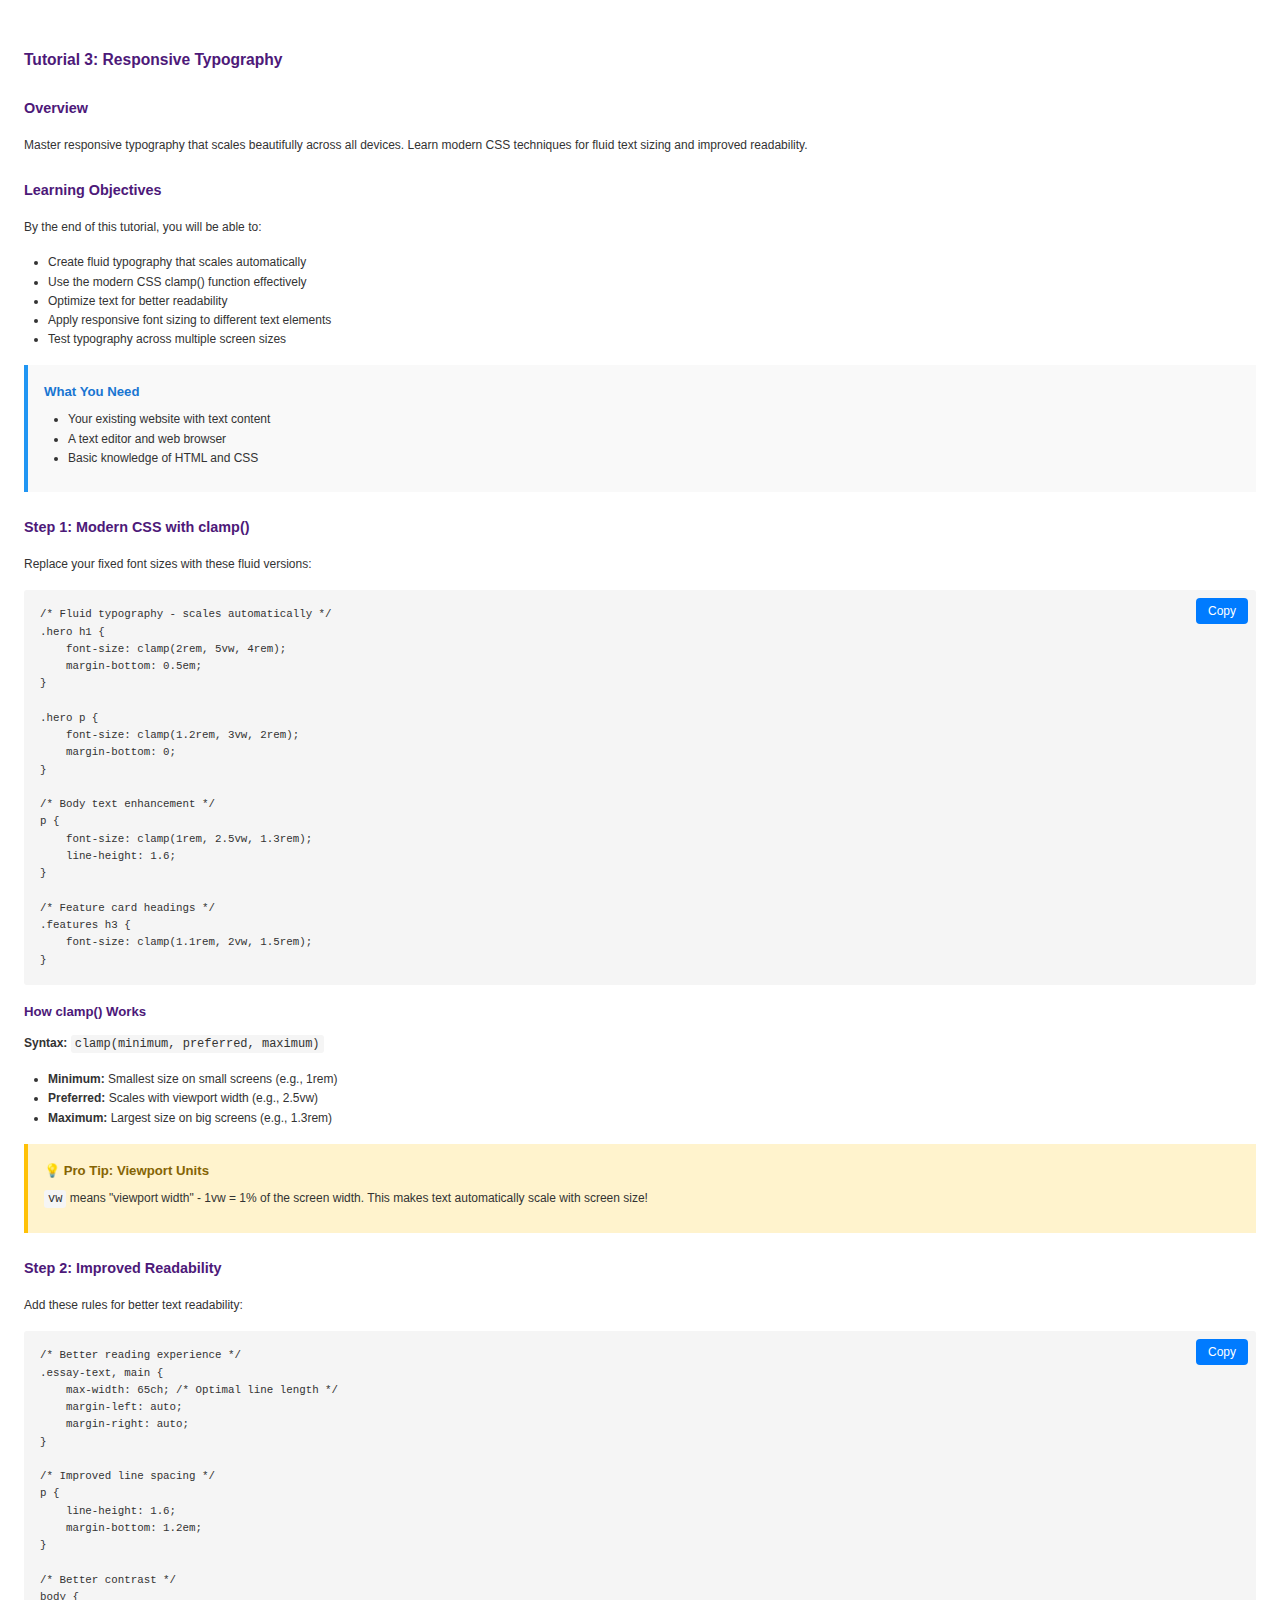
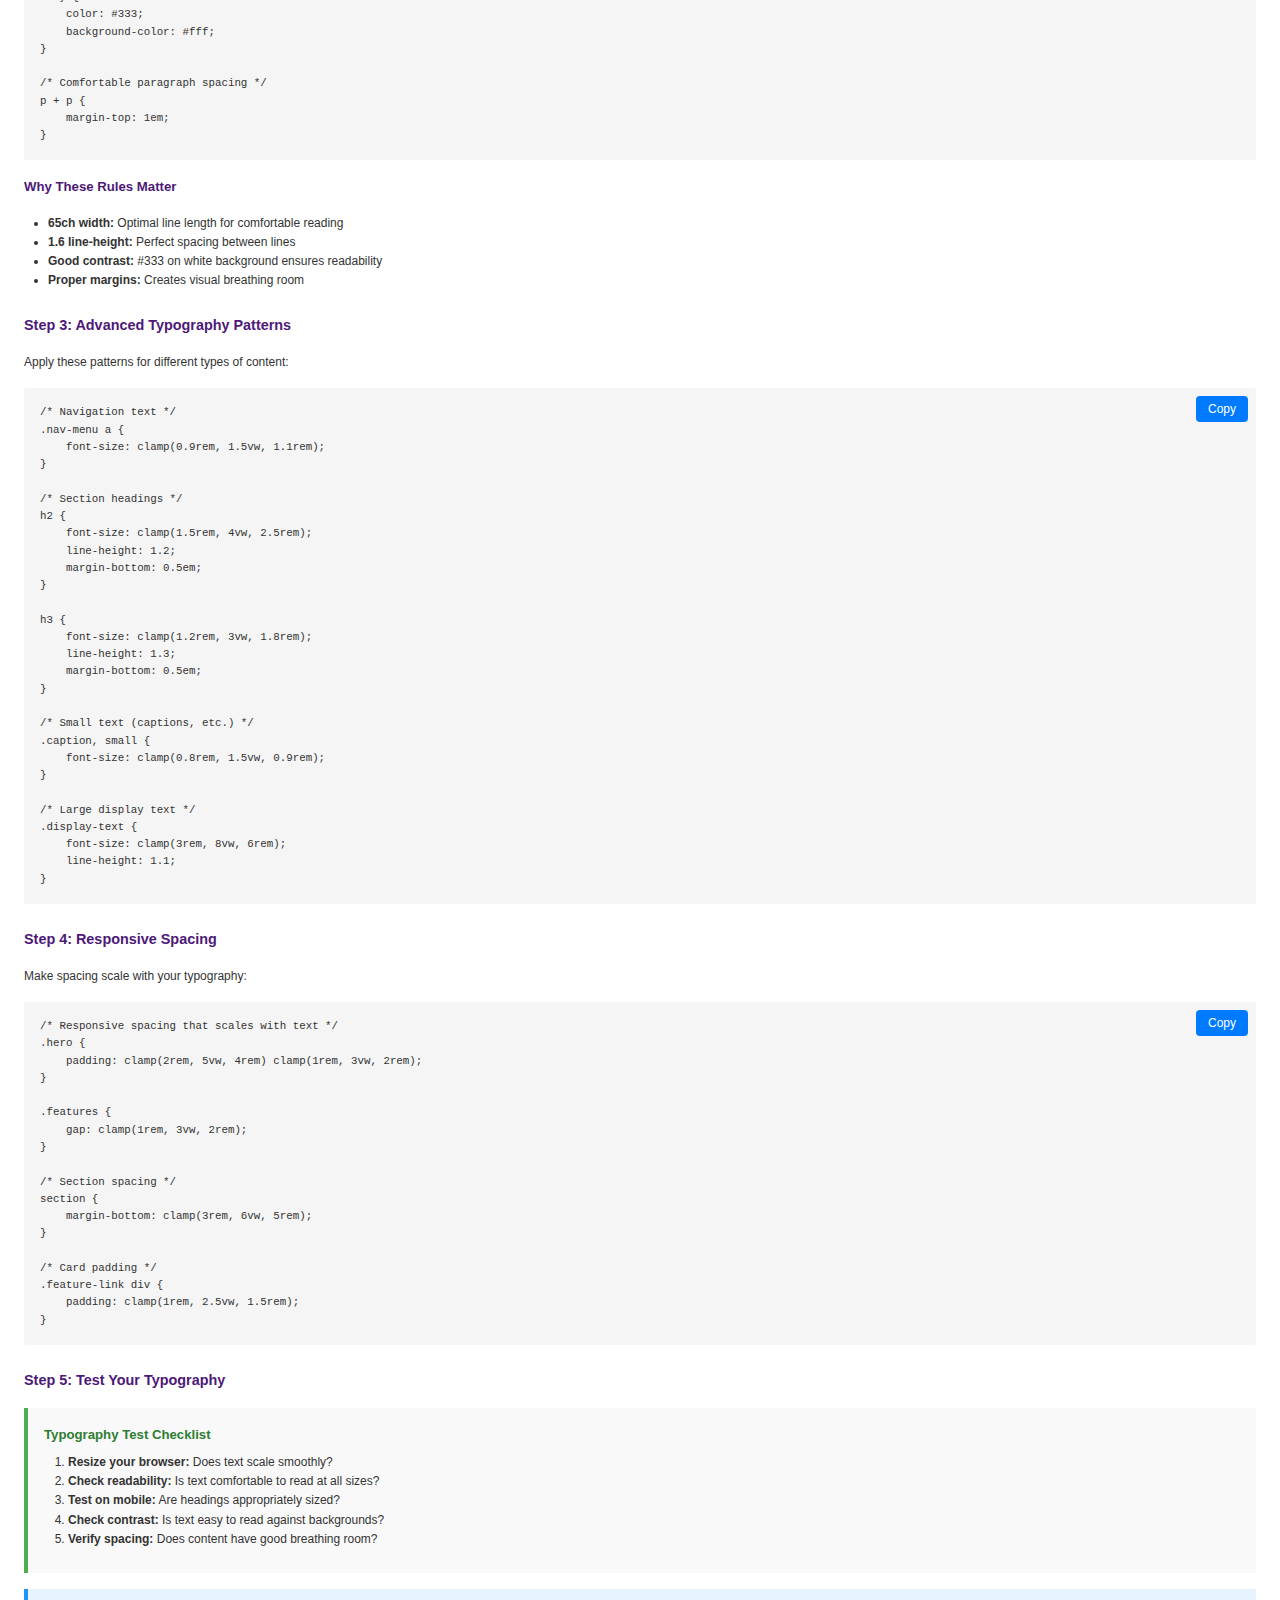
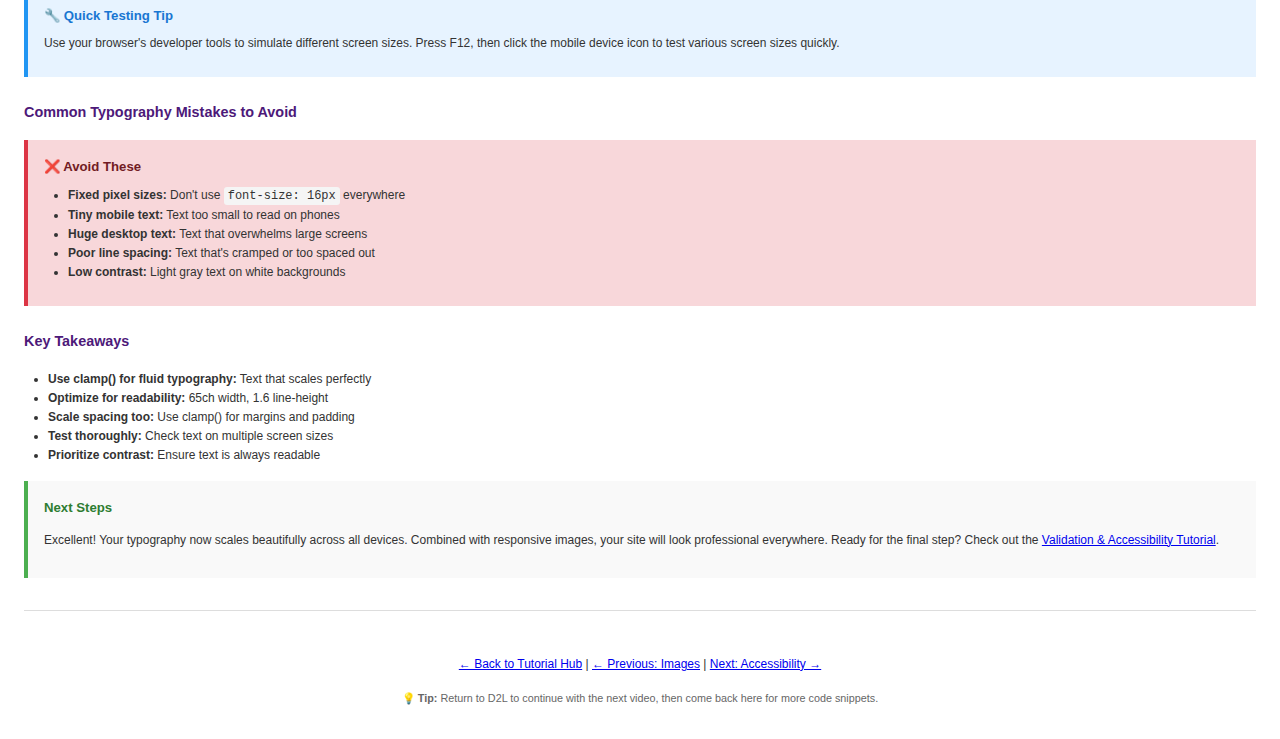
<file: responsive-typography.html>
<!DOCTYPE html>
<html><head> 
<link rel="stylesheet" href="https://templates.lcs.brightspace.com/lib/assets/css/styles.min.css"> 
<style>
/* Copy button styles */
.code-container {
  position: relative;
  margin: 1rem 0;
}

.copy-button {
  position: absolute;
  top: 8px;
  right: 8px;
  background: #007bff;
  color: white;
  border: none;
  padding: 6px 12px;
  border-radius: 4px;
  cursor: pointer;
  font-size: 12px;
  font-weight: 500;
  z-index: 10;
  transition: all 0.2s ease;
}

.copy-button:hover {
  background: #0056b3;
  transform: translateY(-1px);
}

.copy-button.copied {
  background: #28a745;
}

/* Make sure code blocks have proper positioning */
pre {
  position: relative;
  background-color: #f5f5f5 !important;
  padding: 1rem !important;
  border-radius: 3px !important;
  font-family: monospace !important;
  font-size: 0.9em !important;
  overflow-x: auto !important;
  margin: 1rem 0 !important;
}
</style>
</head><body style="color: rgb(32, 33, 34); font-family: arial, helvetica, sans-serif; font-size: 12px;"><div style="font-family: Arial, sans-serif; line-height: 1.6; color: #333; max-width: 100%; margin: 0; padding: 1rem; background-color: #ffffff;">

<h2 style="color: #4d1979; font-size: 1.3em; margin-top: 1.5rem; margin-bottom: 1rem;">Tutorial 3: Responsive Typography</h2>

<h3 style="color: #4d1979; font-size: 1.2em; margin-top: 1.5rem; margin-bottom: 1rem;">Overview</h3>
<p>Master responsive typography that scales beautifully across all devices. Learn modern CSS techniques for fluid text sizing and improved readability.</p>

<h3 style="color: #4d1979; font-size: 1.2em; margin-top: 1.5rem; margin-bottom: 1rem;">Learning Objectives</h3>
<p>By the end of this tutorial, you will be able to:</p>
<ul style="margin: 1rem 0; padding-left: 1.5rem;">
<li>Create fluid typography that scales automatically</li>
<li>Use the modern CSS clamp() function effectively</li>
<li>Optimize text for better readability</li>
<li>Apply responsive font sizing to different text elements</li>
<li>Test typography across multiple screen sizes</li>
</ul>

<div style="background-color: #f9f9f9; padding: 1rem; border-left: 4px solid #2196f3; margin: 1rem 0;">
<h3 style="color: #1976d2; font-size: 1.1em; margin-top: 0; margin-bottom: 0.5rem;">What You Need</h3>
<ul style="margin: 0.5rem 0; padding-left: 1.5rem;">
<li>Your existing website with text content</li>
<li>A text editor and web browser</li>
<li>Basic knowledge of HTML and CSS</li>
</ul>
</div>

<h3 style="color: #4d1979; font-size: 1.2em; margin-top: 1.5rem; margin-bottom: 1rem;">Step 1: Modern CSS with clamp()</h3>
<p>Replace your fixed font sizes with these fluid versions:</p>

<div class="code-container">
<button class="copy-button" onclick="copyCode(this)">Copy</button>
<pre style="background-color: #f5f5f5; padding: 1rem; border-radius: 3px; font-family: monospace; font-size: 0.9em; overflow-x: auto;"><code>/* Fluid typography - scales automatically */
.hero h1 {
    font-size: clamp(2rem, 5vw, 4rem);
    margin-bottom: 0.5em;
}

.hero p {
    font-size: clamp(1.2rem, 3vw, 2rem);
    margin-bottom: 0;
}

/* Body text enhancement */
p {
    font-size: clamp(1rem, 2.5vw, 1.3rem);
    line-height: 1.6;
}

/* Feature card headings */
.features h3 {
    font-size: clamp(1.1rem, 2vw, 1.5rem);
}</code></pre>
</div>

<h4 style="color: #4d1979; font-size: 1.1em; margin-top: 1rem; margin-bottom: 0.5rem;">How clamp() Works</h4>
<p><strong>Syntax:</strong> <code style="background-color: #f5f5f5; padding: 2px 4px; border-radius: 3px; font-family: monospace;">clamp(minimum, preferred, maximum)</code></p>
<ul style="margin: 1rem 0; padding-left: 1.5rem;">
<li><strong>Minimum:</strong> Smallest size on small screens (e.g., 1rem)</li>
<li><strong>Preferred:</strong> Scales with viewport width (e.g., 2.5vw)</li>
<li><strong>Maximum:</strong> Largest size on big screens (e.g., 1.3rem)</li>
</ul>

<div style="background-color: #fff3cd; padding: 1rem; border-left: 4px solid #ffc107; margin: 1rem 0;">
<h3 style="color: #856404; font-size: 1.1em; margin-top: 0; margin-bottom: 0.5rem;">💡 Pro Tip: Viewport Units</h3>
<p style="margin: 0.5rem 0;"><code style="background-color: #f5f5f5; padding: 2px 4px; border-radius: 3px; font-family: monospace;">vw</code> means "viewport width" - 1vw = 1% of the screen width. This makes text automatically scale with screen size!</p>
</div>

<h3 style="color: #4d1979; font-size: 1.2em; margin-top: 1.5rem; margin-bottom: 1rem;">Step 2: Improved Readability</h3>
<p>Add these rules for better text readability:</p>

<div class="code-container">
<button class="copy-button" onclick="copyCode(this)">Copy</button>
<pre style="background-color: #f5f5f5; padding: 1rem; border-radius: 3px; font-family: monospace; font-size: 0.9em; overflow-x: auto;"><code>/* Better reading experience */
.essay-text, main {
    max-width: 65ch; /* Optimal line length */
    margin-left: auto;
    margin-right: auto;
}

/* Improved line spacing */
p {
    line-height: 1.6;
    margin-bottom: 1.2em;
}

/* Better contrast */
body {
    color: #333;
    background-color: #fff;
}

/* Comfortable paragraph spacing */
p + p {
    margin-top: 1em;
}</code></pre>
</div>

<h4 style="color: #4d1979; font-size: 1.1em; margin-top: 1rem; margin-bottom: 0.5rem;">Why These Rules Matter</h4>
<ul style="margin: 1rem 0; padding-left: 1.5rem;">
<li><strong>65ch width:</strong> Optimal line length for comfortable reading</li>
<li><strong>1.6 line-height:</strong> Perfect spacing between lines</li>
<li><strong>Good contrast:</strong> #333 on white background ensures readability</li>
<li><strong>Proper margins:</strong> Creates visual breathing room</li>
</ul>

<h3 style="color: #4d1979; font-size: 1.2em; margin-top: 1.5rem; margin-bottom: 1rem;">Step 3: Advanced Typography Patterns</h3>
<p>Apply these patterns for different types of content:</p>

<div class="code-container">
<button class="copy-button" onclick="copyCode(this)">Copy</button>
<pre style="background-color: #f5f5f5; padding: 1rem; border-radius: 3px; font-family: monospace; font-size: 0.9em; overflow-x: auto;"><code>/* Navigation text */
.nav-menu a {
    font-size: clamp(0.9rem, 1.5vw, 1.1rem);
}

/* Section headings */
h2 {
    font-size: clamp(1.5rem, 4vw, 2.5rem);
    line-height: 1.2;
    margin-bottom: 0.5em;
}

h3 {
    font-size: clamp(1.2rem, 3vw, 1.8rem);
    line-height: 1.3;
    margin-bottom: 0.5em;
}

/* Small text (captions, etc.) */
.caption, small {
    font-size: clamp(0.8rem, 1.5vw, 0.9rem);
}

/* Large display text */
.display-text {
    font-size: clamp(3rem, 8vw, 6rem);
    line-height: 1.1;
}</code></pre>
</div>

<h3 style="color: #4d1979; font-size: 1.2em; margin-top: 1.5rem; margin-bottom: 1rem;">Step 4: Responsive Spacing</h3>
<p>Make spacing scale with your typography:</p>

<div class="code-container">
<button class="copy-button" onclick="copyCode(this)">Copy</button>
<pre style="background-color: #f5f5f5; padding: 1rem; border-radius: 3px; font-family: monospace; font-size: 0.9em; overflow-x: auto;"><code>/* Responsive spacing that scales with text */
.hero {
    padding: clamp(2rem, 5vw, 4rem) clamp(1rem, 3vw, 2rem);
}

.features {
    gap: clamp(1rem, 3vw, 2rem);
}

/* Section spacing */
section {
    margin-bottom: clamp(3rem, 6vw, 5rem);
}

/* Card padding */
.feature-link div {
    padding: clamp(1rem, 2.5vw, 1.5rem);
}</code></pre>
</div>

<h3 style="color: #4d1979; font-size: 1.2em; margin-top: 1.5rem; margin-bottom: 1rem;">Step 5: Test Your Typography</h3>

<div style="background-color: #f9f9f9; padding: 1rem; border-left: 4px solid #4caf50; margin: 1rem 0;">
<h3 style="color: #2e7d32; font-size: 1.1em; margin-top: 0; margin-bottom: 0.5rem;">Typography Test Checklist</h3>
<ol style="margin: 0.5rem 0; padding-left: 1.5rem;">
<li><strong>Resize your browser:</strong> Does text scale smoothly?</li>
<li><strong>Check readability:</strong> Is text comfortable to read at all sizes?</li>
<li><strong>Test on mobile:</strong> Are headings appropriately sized?</li>
<li><strong>Check contrast:</strong> Is text easy to read against backgrounds?</li>
<li><strong>Verify spacing:</strong> Does content have good breathing room?</li>
</ol>
</div>

<div style="background-color: #e7f3ff; padding: 1rem; border-left: 4px solid #2196f3; margin: 1rem 0;">
<h3 style="color: #1976d2; font-size: 1.1em; margin-top: 0; margin-bottom: 0.5rem;">🔧 Quick Testing Tip</h3>
<p style="margin: 0.5rem 0;">Use your browser's developer tools to simulate different screen sizes. Press F12, then click the mobile device icon to test various screen sizes quickly.</p>
</div>

<h3 style="color: #4d1979; font-size: 1.2em; margin-top: 1.5rem; margin-bottom: 1rem;">Common Typography Mistakes to Avoid</h3>

<div style="background-color: #f8d7da; padding: 1rem; border-left: 4px solid #dc3545; margin: 1rem 0;">
<h3 style="color: #721c24; font-size: 1.1em; margin-top: 0; margin-bottom: 0.5rem;">❌ Avoid These</h3>
<ul style="margin: 0.5rem 0; padding-left: 1.5rem;">
<li><strong>Fixed pixel sizes:</strong> Don't use <code style="background-color: #f5f5f5; padding: 2px 4px; border-radius: 3px; font-family: monospace;">font-size: 16px</code> everywhere</li>
<li><strong>Tiny mobile text:</strong> Text too small to read on phones</li>
<li><strong>Huge desktop text:</strong> Text that overwhelms large screens</li>
<li><strong>Poor line spacing:</strong> Text that's cramped or too spaced out</li>
<li><strong>Low contrast:</strong> Light gray text on white backgrounds</li>
</ul>
</div>

<h3 style="color: #4d1979; font-size: 1.2em; margin-top: 1.5rem; margin-bottom: 1rem;">Key Takeaways</h3>
<ul style="margin: 1rem 0; padding-left: 1.5rem;">
<li><strong>Use clamp() for fluid typography:</strong> Text that scales perfectly</li>
<li><strong>Optimize for readability:</strong> 65ch width, 1.6 line-height</li>
<li><strong>Scale spacing too:</strong> Use clamp() for margins and padding</li>
<li><strong>Test thoroughly:</strong> Check text on multiple screen sizes</li>
<li><strong>Prioritize contrast:</strong> Ensure text is always readable</li>
</ul>

<div style="background-color: #f9f9f9; padding: 1rem; border-left: 4px solid #4caf50; margin: 1rem 0;">
<h3 style="color: #2e7d32; font-size: 1.1em; margin-top: 0; margin-bottom: 0.5rem;">Next Steps</h3>
<p>Excellent! Your typography now scales beautifully across all devices. Combined with responsive images, your site will look professional everywhere. Ready for the final step? Check out the <a href="validation-accessibility.html">Validation & Accessibility Tutorial</a>.</p>
</div>

<footer style="text-align: center; margin-top: 2rem; padding-top: 2rem; border-top: 1px solid #ddd;">
  <p><a href="code-snippets.html">← Back to Tutorial Hub</a> | <a href="responsive-images.html">← Previous: Images</a> | <a href="validation-accessibility.html">Next: Accessibility →</a></p>
  <p style="margin-top: 1rem; font-size: 0.9em; color: #666;">
    💡 <strong>Tip:</strong> Return to D2L to continue with the next video, then come back here for more code snippets.
  </p>
</footer>

</div>

<script>
function copyCode(button) {
  const codeContainer = button.parentElement;
  const codeElement = codeContainer.querySelector('code');
  const textToCopy = codeElement.textContent;
  
  const textarea = document.createElement('textarea');
  textarea.value = textToCopy;
  document.body.appendChild(textarea);
  
  textarea.select();
  textarea.setSelectionRange(0, 99999);
  
  try {
    document.execCommand('copy');
    
    const originalText = button.textContent;
    button.textContent = 'Copied!';
    button.classList.add('copied');
    
    setTimeout(() => {
      button.textContent = originalText;
      button.classList.remove('copied');
    }, 2000);
    
  } catch (err) {
    console.error('Failed to copy text: ', err);
    alert('Copy failed. Please select and copy manually.');
  }
  
  document.body.removeChild(textarea);
}
</script>

</body></html>
</file>
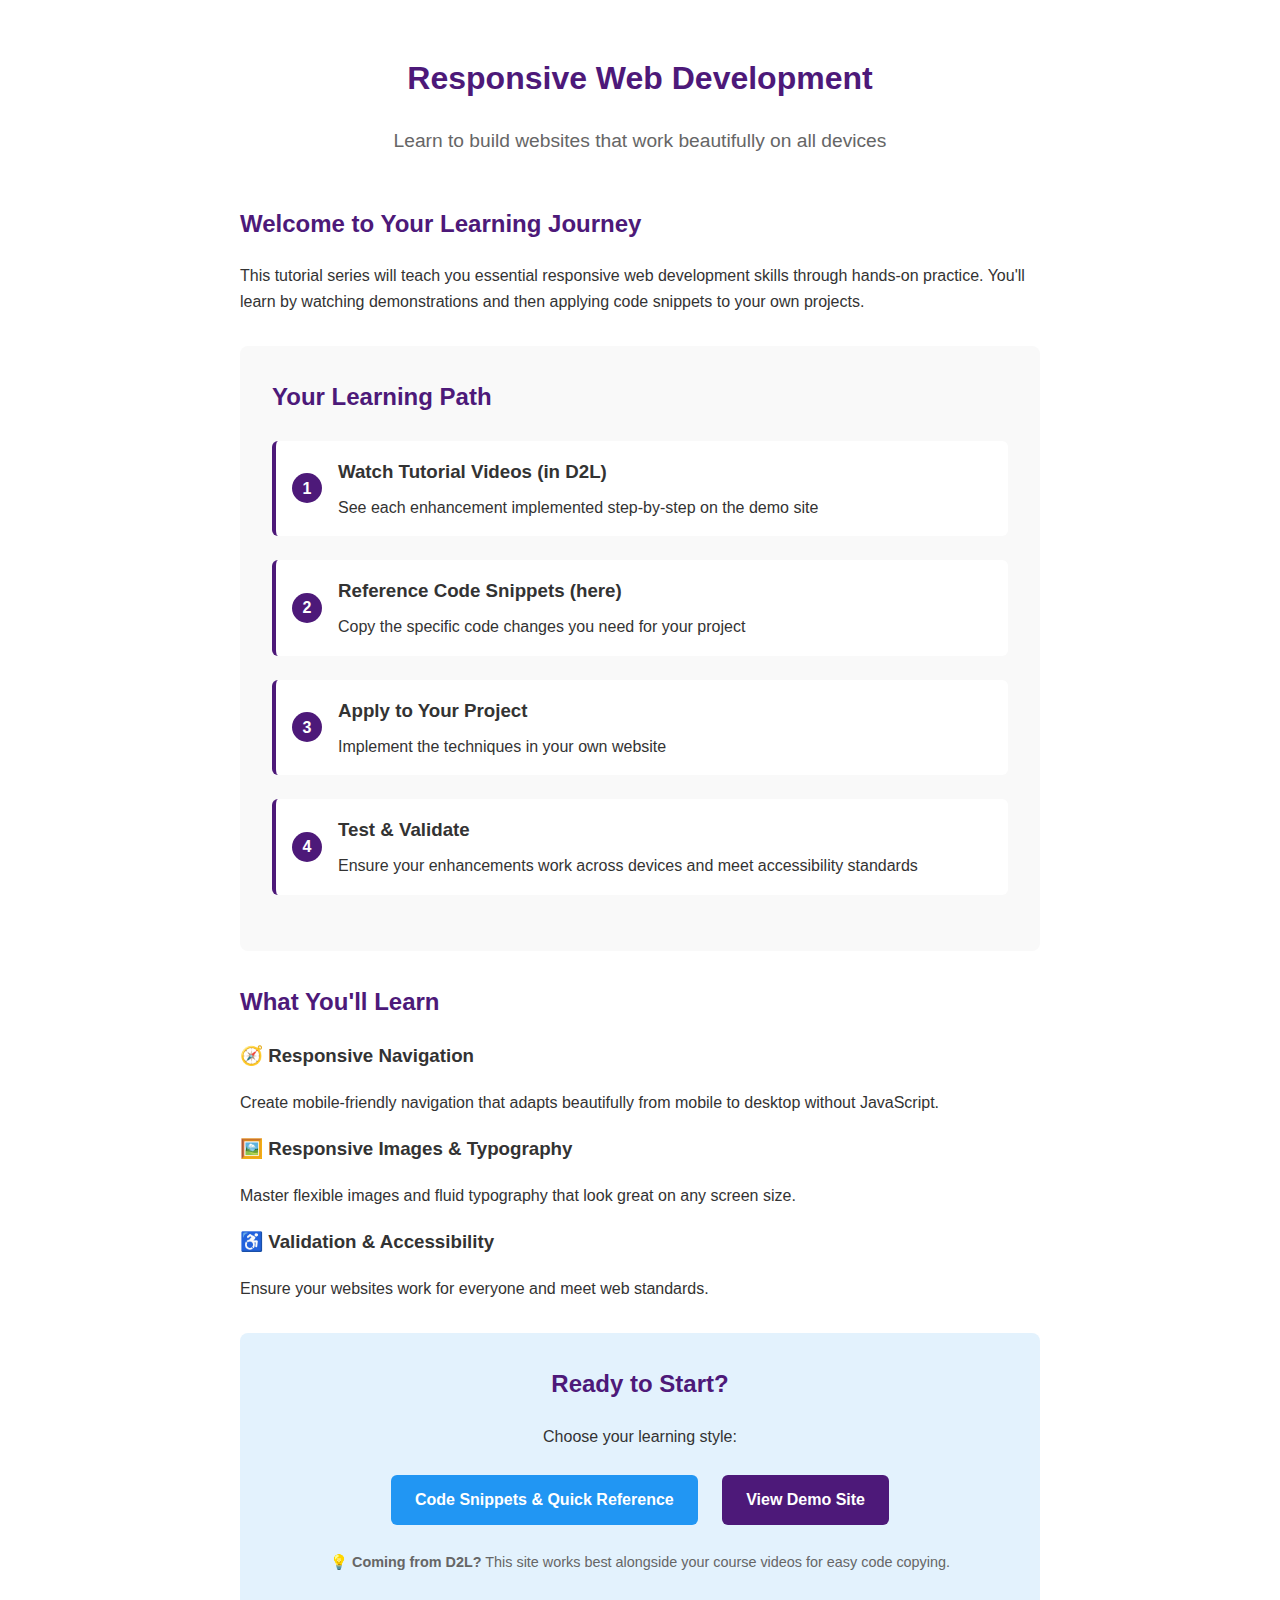
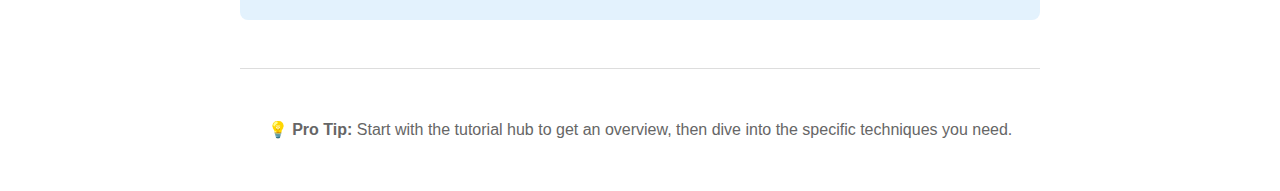
<file: start.html>
<!DOCTYPE html>
<html lang="en">
<head>
    <meta charset="UTF-8">
    <meta name="viewport" content="width=device-width, initial-scale=1.0">
    <title>Web Development Tutorial Series</title>
    <style>
        body {
            font-family: Arial, sans-serif;
            line-height: 1.6;
            color: #333;
            max-width: 800px;
            margin: 0 auto;
            padding: 2rem;
            background-color: #ffffff;
        }
        
        .header {
            text-align: center;
            margin-bottom: 3rem;
        }
        
        .learning-path {
            background: #f9f9f9;
            padding: 2rem;
            border-radius: 8px;
            margin: 2rem 0;
        }
        
        .step {
            display: flex;
            align-items: center;
            margin: 1.5rem 0;
            padding: 1rem;
            background: white;
            border-radius: 6px;
            border-left: 4px solid #4d1979;
        }
        
        .step-number {
            background: #4d1979;
            color: white;
            width: 30px;
            height: 30px;
            border-radius: 50%;
            display: flex;
            align-items: center;
            justify-content: center;
            font-weight: bold;
            margin-right: 1rem;
            flex-shrink: 0;
        }
        
        .cta-section {
            background: #e3f2fd;
            padding: 2rem;
            border-radius: 8px;
            text-align: center;
            margin: 2rem 0;
        }
        
        .button {
            display: inline-block;
            background: #2196f3;
            color: white;
            padding: 12px 24px;
            text-decoration: none;
            border-radius: 6px;
            font-weight: bold;
            margin: 10px;
            transition: background 0.3s ease;
        }
        
        .button:hover {
            background: #1976d2;
        }
        
        .button-secondary {
            background: #4d1979;
        }
        
        .button-secondary:hover {
            background: #3d1160;
        }
    </style>
</head>
<body>
    <div class="header">
        <h1 style="color: #4d1979;">Responsive Web Development</h1>
        <p style="font-size: 1.2em; color: #666;">Learn to build websites that work beautifully on all devices</p>
    </div>

    <section>
        <h2 style="color: #4d1979;">Welcome to Your Learning Journey</h2>
        <p>This tutorial series will teach you essential responsive web development skills through hands-on practice. You'll learn by watching demonstrations and then applying code snippets to your own projects.</p>
    </section>

    <section class="learning-path">
        <h2 style="color: #4d1979; margin-top: 0;">Your Learning Path</h2>
        
        <div class="step">
            <div class="step-number">1</div>
            <div>
                <h3 style="margin: 0 0 0.5rem 0;">Watch Tutorial Videos (in D2L)</h3>
                <p style="margin: 0;">See each enhancement implemented step-by-step on the demo site</p>
            </div>
        </div>
        
        <div class="step">
            <div class="step-number">2</div>
            <div>
                <h3 style="margin: 0 0 0.5rem 0;">Reference Code Snippets (here)</h3>
                <p style="margin: 0;">Copy the specific code changes you need for your project</p>
            </div>
        </div>
        
        <div class="step">
            <div class="step-number">3</div>
            <div>
                <h3 style="margin: 0 0 0.5rem 0;">Apply to Your Project</h3>
                <p style="margin: 0;">Implement the techniques in your own website</p>
            </div>
        </div>
        
        <div class="step">
            <div class="step-number">4</div>
            <div>
                <h3 style="margin: 0 0 0.5rem 0;">Test & Validate</h3>
                <p style="margin: 0;">Ensure your enhancements work across devices and meet accessibility standards</p>
            </div>
        </div>
    </section>

    <section>
        <h2 style="color: #4d1979;">What You'll Learn</h2>
        
        <h3>🧭 Responsive Navigation</h3>
        <p>Create mobile-friendly navigation that adapts beautifully from mobile to desktop without JavaScript.</p>
        
        <h3>🖼️ Responsive Images & Typography</h3>
        <p>Master flexible images and fluid typography that look great on any screen size.</p>
        
        <h3>♿ Validation & Accessibility</h3>
        <p>Ensure your websites work for everyone and meet web standards.</p>
    </section>

    <section class="cta-section">
        <h2 style="color: #4d1979; margin-top: 0;">Ready to Start?</h2>
        <p>Choose your learning style:</p>
        <a href="code-snippets.html" class="button">Code Snippets & Quick Reference</a>
        <a href="../../setup/index.html" class="button button-secondary">View Demo Site</a>
        <p style="margin-top: 1rem; font-size: 0.9em; color: #666;">
            💡 <strong>Coming from D2L?</strong> This site works best alongside your course videos for easy code copying.
        </p>
    </section>

    <footer style="text-align: center; margin-top: 3rem; padding-top: 2rem; border-top: 1px solid #ddd; color: #666;">
        <p>💡 <strong>Pro Tip:</strong> Start with the tutorial hub to get an overview, then dive into the specific techniques you need.</p>
    </footer>
</body>
</html>
</file>
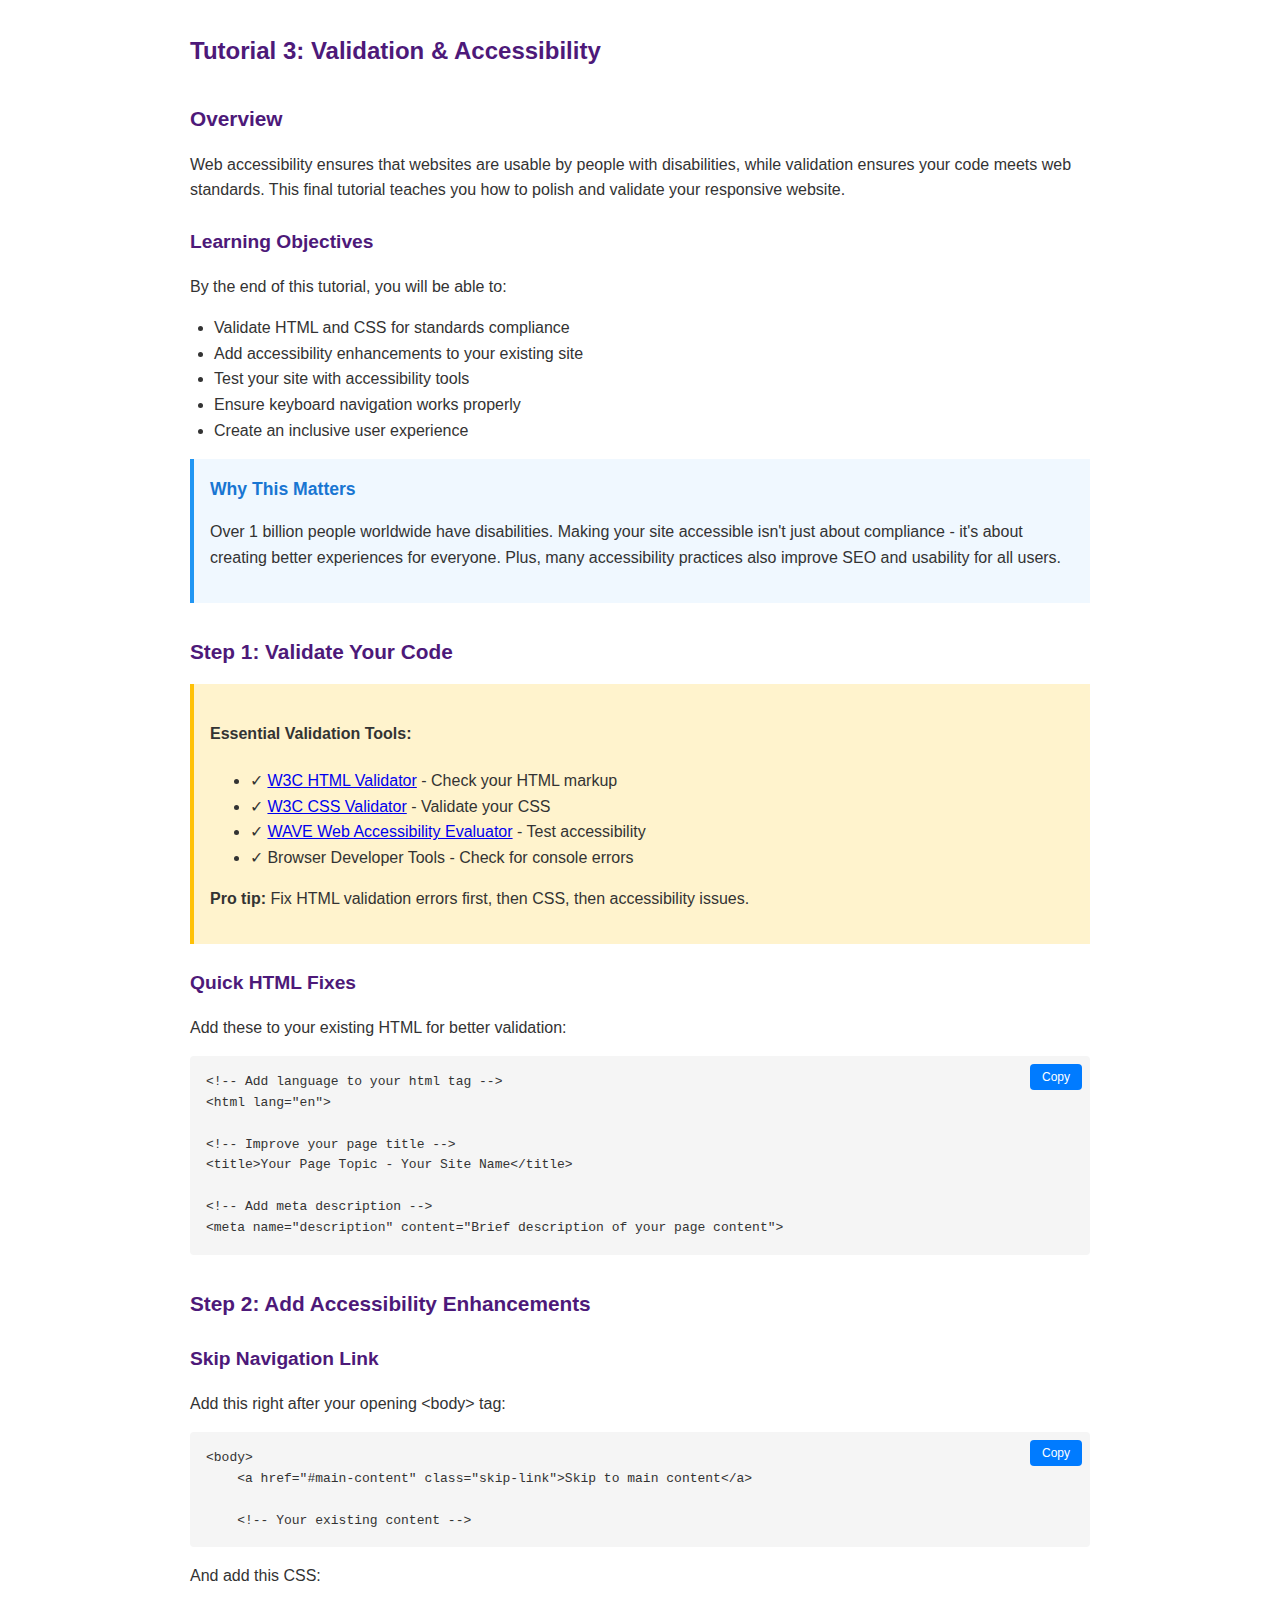
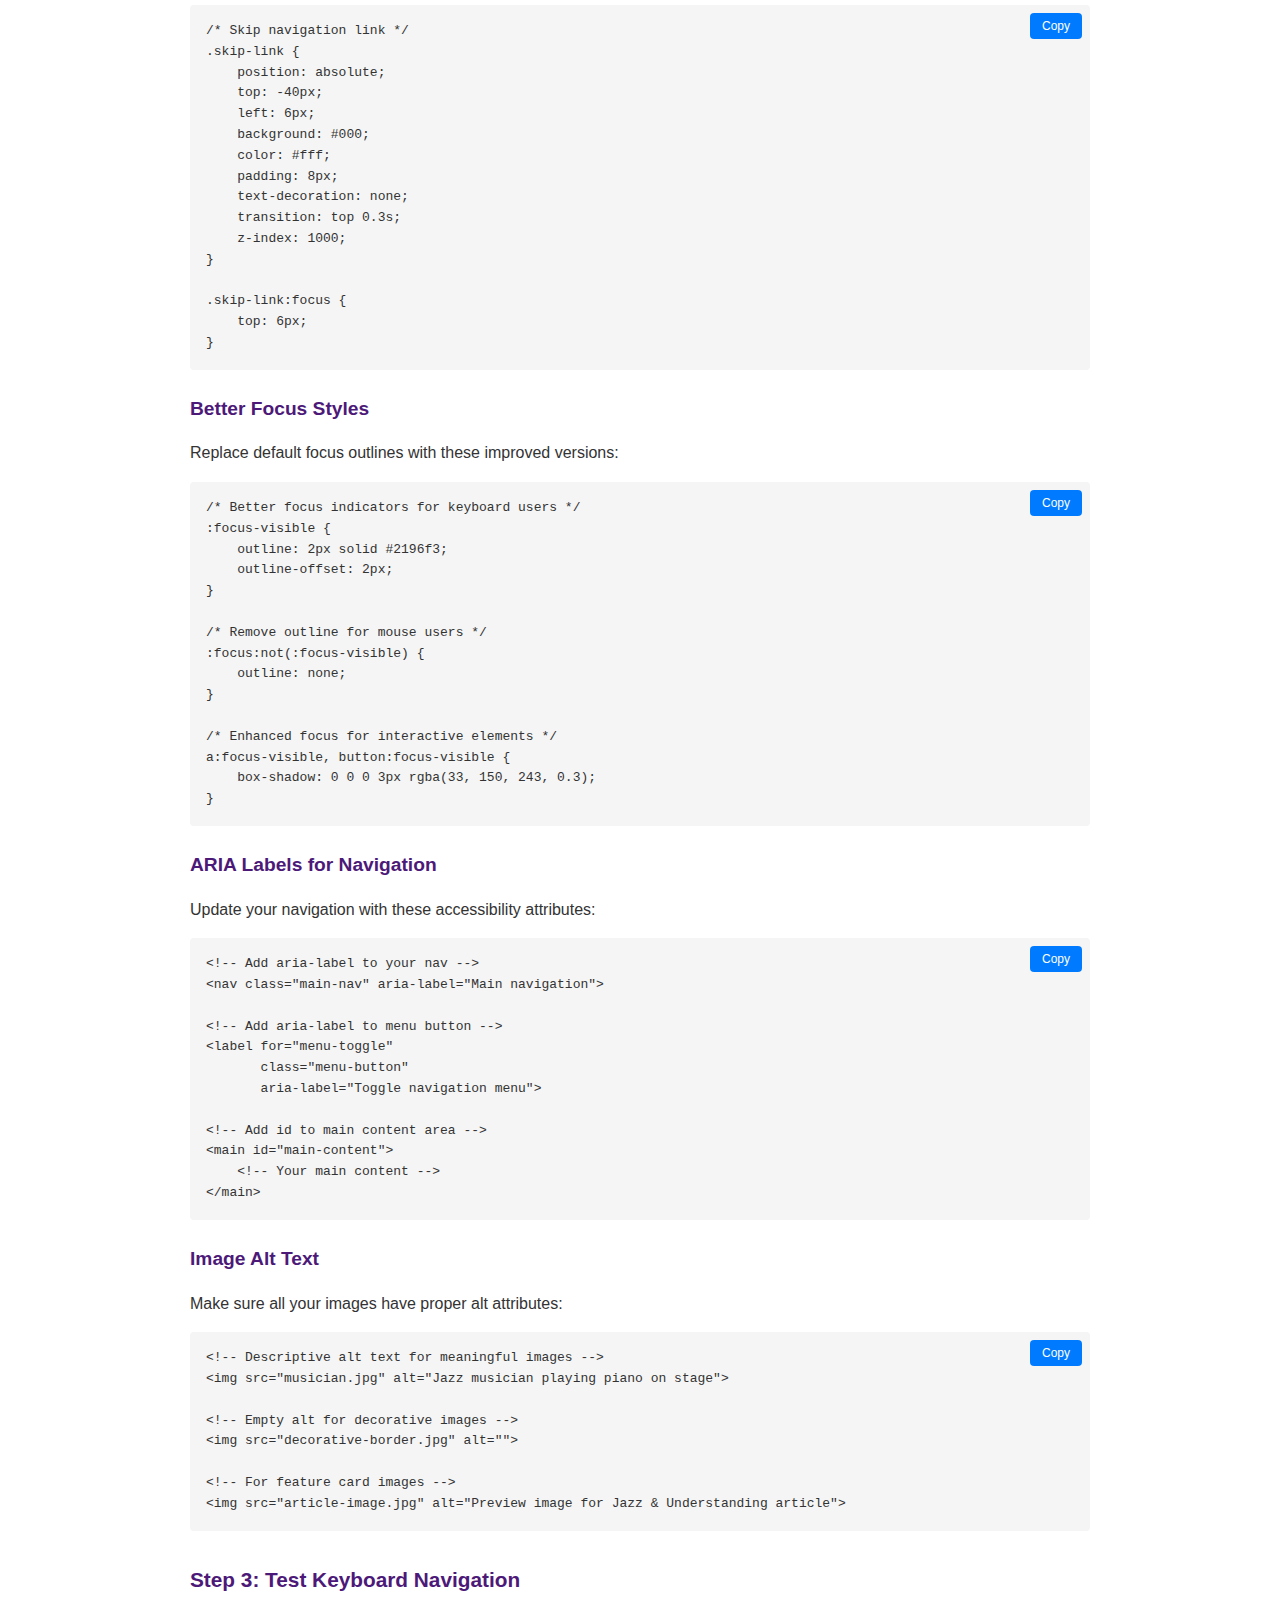
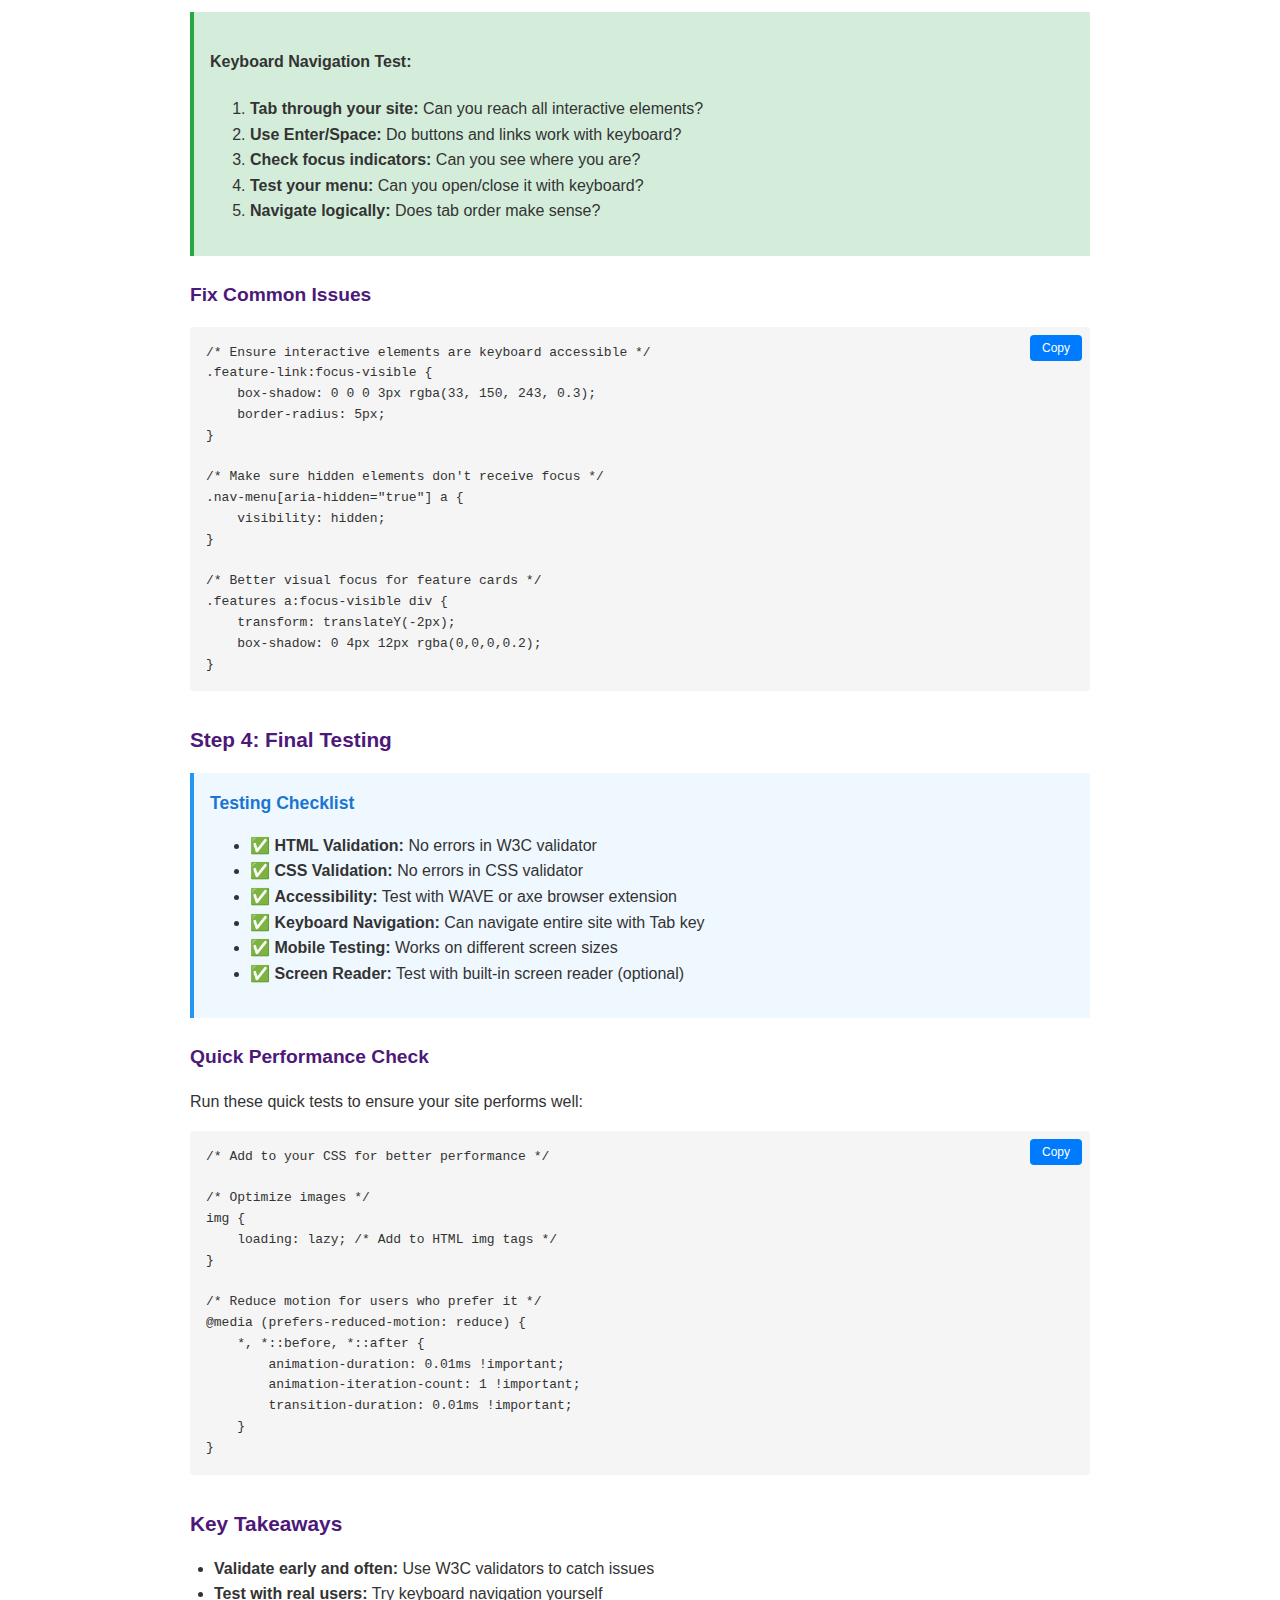
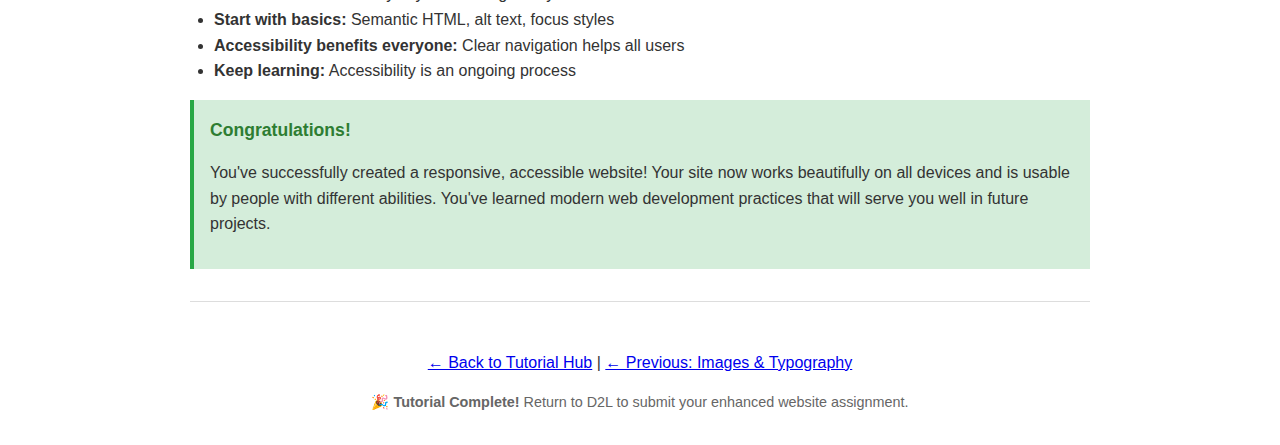
<file: validation-accessibility.html>
<!DOCTYPE html>
<html lang="en">
<head>
    <meta charset="UTF-8">
    <meta name="viewport" content="width=device-width, initial-scale=1.0">
    <title>Tutorial: Validation & Accessibility</title>
    <link rel="stylesheet" href="https://templates.lcs.brightspace.com/lib/assets/css/styles.min.css">
    <style>
        /* Copy button styles */
        .code-container {
            position: relative;
            margin: 1rem 0;
        }

        .copy-button {
            position: absolute;
            top: 8px;
            right: 8px;
            background: #007bff;
            color: white;
            border: none;
            padding: 6px 12px;
            border-radius: 4px;
            cursor: pointer;
            font-size: 12px;
            font-weight: 500;
            z-index: 10;
            transition: all 0.2s ease;
        }

        .copy-button:hover {
            background: #0056b3;
            transform: translateY(-1px);
        }

        .copy-button.copied {
            background: #28a745;
        }

        .highlight-box {
            background-color: #f0f8ff;
            border-left: 4px solid #2196f3;
            padding: 1rem;
            margin: 1rem 0;
        }

        .warning-box {
            background-color: #fff3cd;
            border-left: 4px solid #ffc107;
            padding: 1rem;
            margin: 1rem 0;
        }

        .success-box {
            background-color: #d4edda;
            border-left: 4px solid #28a745;
            padding: 1rem;
            margin: 1rem 0;
        }
    </style>
</head>
<body style="font-family: Arial, sans-serif; line-height: 1.6; color: #333; max-width: 100%; margin: 0; padding: 1rem; background-color: #ffffff;">

<div style="max-width: 900px; margin: 0 auto;">

<h1 style="color: #4d1979; font-size: 1.5em; margin-bottom: 1rem;">Tutorial 3: Validation & Accessibility</h1>

<section id="overview">
<h2 style="color: #4d1979; font-size: 1.3em; margin-top: 2rem; margin-bottom: 1rem;">Overview</h2>
<p>Web accessibility ensures that websites are usable by people with disabilities, while validation ensures your code meets web standards. This final tutorial teaches you how to polish and validate your responsive website.</p>

<h3 style="color: #4d1979; font-size: 1.2em; margin-top: 1.5rem; margin-bottom: 1rem;">Learning Objectives</h3>
<p>By the end of this tutorial, you will be able to:</p>
<ul style="margin: 1rem 0; padding-left: 1.5rem;">
    <li>Validate HTML and CSS for standards compliance</li>
    <li>Add accessibility enhancements to your existing site</li>
    <li>Test your site with accessibility tools</li>
    <li>Ensure keyboard navigation works properly</li>
    <li>Create an inclusive user experience</li>
</ul>

<div class="highlight-box">
    <h3 style="color: #1976d2; font-size: 1.1em; margin-top: 0; margin-bottom: 0.5rem;">Why This Matters</h3>
    <p>Over 1 billion people worldwide have disabilities. Making your site accessible isn't just about compliance - it's about creating better experiences for everyone. Plus, many accessibility practices also improve SEO and usability for all users.</p>
</div>
</section>

<section id="html-validation">
<h2 style="color: #4d1979; font-size: 1.3em; margin-top: 2rem; margin-bottom: 1rem;">Step 1: Validate Your Code</h2>

<div class="warning-box">
    <h4>Essential Validation Tools:</h4>
    <ul>
        <li>✓ <a href="https://validator.w3.org/">W3C HTML Validator</a> - Check your HTML markup</li>
        <li>✓ <a href="https://jigsaw.w3.org/css-validator/">W3C CSS Validator</a> - Validate your CSS</li>
        <li>✓ <a href="https://wave.webaim.org/">WAVE Web Accessibility Evaluator</a> - Test accessibility</li>
        <li>✓ Browser Developer Tools - Check for console errors</li>
    </ul>
    <p><strong>Pro tip:</strong> Fix HTML validation errors first, then CSS, then accessibility issues.</p>
</div>

<h3 style="color: #4d1979; font-size: 1.2em; margin-top: 1.5rem; margin-bottom: 1rem;">Quick HTML Fixes</h3>
<p>Add these to your existing HTML for better validation:</p>

<div class="code-container">
<button class="copy-button" onclick="copyToClipboard(this)">Copy</button>
<pre style="background: #f5f5f5; padding: 1rem; border-radius: 4px; overflow-x: auto;"><code>&lt;!-- Add language to your html tag --&gt;
&lt;html lang="en"&gt;

&lt;!-- Improve your page title --&gt;
&lt;title&gt;Your Page Topic - Your Site Name&lt;/title&gt;

&lt;!-- Add meta description --&gt;
&lt;meta name="description" content="Brief description of your page content"&gt;</code></pre>
</div>
</section>

<section id="accessibility-basics">
<h2 style="color: #4d1979; font-size: 1.3em; margin-top: 2rem; margin-bottom: 1rem;">Step 2: Add Accessibility Enhancements</h2>

<h3 style="color: #4d1979; font-size: 1.2em; margin-top: 1.5rem; margin-bottom: 1rem;">Skip Navigation Link</h3>
<p>Add this right after your opening &lt;body&gt; tag:</p>

<div class="code-container">
<button class="copy-button" onclick="copyToClipboard(this)">Copy</button>
<pre style="background: #f5f5f5; padding: 1rem; border-radius: 4px; overflow-x: auto;"><code>&lt;body&gt;
    &lt;a href="#main-content" class="skip-link"&gt;Skip to main content&lt;/a&gt;
    
    &lt;!-- Your existing content --&gt;</code></pre>
</div>

<p>And add this CSS:</p>

<div class="code-container">
<button class="copy-button" onclick="copyToClipboard(this)">Copy</button>
<pre style="background: #f5f5f5; padding: 1rem; border-radius: 4px; overflow-x: auto;"><code>/* Skip navigation link */
.skip-link {
    position: absolute;
    top: -40px;
    left: 6px;
    background: #000;
    color: #fff;
    padding: 8px;
    text-decoration: none;
    transition: top 0.3s;
    z-index: 1000;
}

.skip-link:focus {
    top: 6px;
}</code></pre>
</div>

<h3 style="color: #4d1979; font-size: 1.2em; margin-top: 1.5rem; margin-bottom: 1rem;">Better Focus Styles</h3>
<p>Replace default focus outlines with these improved versions:</p>

<div class="code-container">
<button class="copy-button" onclick="copyToClipboard(this)">Copy</button>
<pre style="background: #f5f5f5; padding: 1rem; border-radius: 4px; overflow-x: auto;"><code>/* Better focus indicators for keyboard users */
:focus-visible {
    outline: 2px solid #2196f3;
    outline-offset: 2px;
}

/* Remove outline for mouse users */
:focus:not(:focus-visible) {
    outline: none;
}

/* Enhanced focus for interactive elements */
a:focus-visible, button:focus-visible {
    box-shadow: 0 0 0 3px rgba(33, 150, 243, 0.3);
}</code></pre>
</div>

<h3 style="color: #4d1979; font-size: 1.2em; margin-top: 1.5rem; margin-bottom: 1rem;">ARIA Labels for Navigation</h3>
<p>Update your navigation with these accessibility attributes:</p>

<div class="code-container">
<button class="copy-button" onclick="copyToClipboard(this)">Copy</button>
<pre style="background: #f5f5f5; padding: 1rem; border-radius: 4px; overflow-x: auto;"><code>&lt;!-- Add aria-label to your nav --&gt;
&lt;nav class="main-nav" aria-label="Main navigation"&gt;

&lt;!-- Add aria-label to menu button --&gt;
&lt;label for="menu-toggle" 
       class="menu-button"
       aria-label="Toggle navigation menu"&gt;

&lt;!-- Add id to main content area --&gt;
&lt;main id="main-content"&gt;
    &lt;!-- Your main content --&gt;
&lt;/main&gt;</code></pre>
</div>

<h3 style="color: #4d1979; font-size: 1.2em; margin-top: 1.5rem; margin-bottom: 1rem;">Image Alt Text</h3>
<p>Make sure all your images have proper alt attributes:</p>

<div class="code-container">
<button class="copy-button" onclick="copyToClipboard(this)">Copy</button>
<pre style="background: #f5f5f5; padding: 1rem; border-radius: 4px; overflow-x: auto;"><code>&lt;!-- Descriptive alt text for meaningful images --&gt;
&lt;img src="musician.jpg" alt="Jazz musician playing piano on stage"&gt;

&lt;!-- Empty alt for decorative images --&gt;
&lt;img src="decorative-border.jpg" alt=""&gt;

&lt;!-- For feature card images --&gt;
&lt;img src="article-image.jpg" alt="Preview image for Jazz & Understanding article"&gt;</code></pre>
</div>
</section>

<section id="keyboard-navigation">
<h2 style="color: #4d1979; font-size: 1.3em; margin-top: 2rem; margin-bottom: 1rem;">Step 3: Test Keyboard Navigation</h2>

<div class="success-box">
    <h4>Keyboard Navigation Test:</h4>
    <ol>
        <li><strong>Tab through your site:</strong> Can you reach all interactive elements?</li>
        <li><strong>Use Enter/Space:</strong> Do buttons and links work with keyboard?</li>
        <li><strong>Check focus indicators:</strong> Can you see where you are?</li>
        <li><strong>Test your menu:</strong> Can you open/close it with keyboard?</li>
        <li><strong>Navigate logically:</strong> Does tab order make sense?</li>
    </ol>
</div>

<h3 style="color: #4d1979; font-size: 1.2em; margin-top: 1.5rem; margin-bottom: 1rem;">Fix Common Issues</h3>

<div class="code-container">
<button class="copy-button" onclick="copyToClipboard(this)">Copy</button>
<pre style="background: #f5f5f5; padding: 1rem; border-radius: 4px; overflow-x: auto;"><code>/* Ensure interactive elements are keyboard accessible */
.feature-link:focus-visible {
    box-shadow: 0 0 0 3px rgba(33, 150, 243, 0.3);
    border-radius: 5px;
}

/* Make sure hidden elements don't receive focus */
.nav-menu[aria-hidden="true"] a {
    visibility: hidden;
}

/* Better visual focus for feature cards */
.features a:focus-visible div {
    transform: translateY(-2px);
    box-shadow: 0 4px 12px rgba(0,0,0,0.2);
}</code></pre>
</div>
</section>

<section id="testing-tools">
<h2 style="color: #4d1979; font-size: 1.3em; margin-top: 2rem; margin-bottom: 1rem;">Step 4: Final Testing</h2>

<div class="highlight-box">
    <h3 style="color: #1976d2; font-size: 1.1em; margin-top: 0; margin-bottom: 0.5rem;">Testing Checklist</h3>
    <ul>
        <li>✅ <strong>HTML Validation:</strong> No errors in W3C validator</li>
        <li>✅ <strong>CSS Validation:</strong> No errors in CSS validator</li>
        <li>✅ <strong>Accessibility:</strong> Test with WAVE or axe browser extension</li>
        <li>✅ <strong>Keyboard Navigation:</strong> Can navigate entire site with Tab key</li>
        <li>✅ <strong>Mobile Testing:</strong> Works on different screen sizes</li>
        <li>✅ <strong>Screen Reader:</strong> Test with built-in screen reader (optional)</li>
    </ul>
</div>

<h3 style="color: #4d1979; font-size: 1.2em; margin-top: 1.5rem; margin-bottom: 1rem;">Quick Performance Check</h3>
<p>Run these quick tests to ensure your site performs well:</p>

<div class="code-container">
<button class="copy-button" onclick="copyToClipboard(this)">Copy</button>
<pre style="background: #f5f5f5; padding: 1rem; border-radius: 4px; overflow-x: auto;"><code>/* Add to your CSS for better performance */

/* Optimize images */
img {
    loading: lazy; /* Add to HTML img tags */
}

/* Reduce motion for users who prefer it */
@media (prefers-reduced-motion: reduce) {
    *, *::before, *::after {
        animation-duration: 0.01ms !important;
        animation-iteration-count: 1 !important;
        transition-duration: 0.01ms !important;
    }
}</code></pre>
</div>
</section>

<section id="resources">
<h2 style="color: #4d1979; font-size: 1.3em; margin-top: 2rem; margin-bottom: 1rem;">Key Takeaways</h2>
<ul style="margin: 1rem 0; padding-left: 1.5rem;">
<li><strong>Validate early and often:</strong> Use W3C validators to catch issues</li>
<li><strong>Test with real users:</strong> Try keyboard navigation yourself</li>
<li><strong>Start with basics:</strong> Semantic HTML, alt text, focus styles</li>
<li><strong>Accessibility benefits everyone:</strong> Clear navigation helps all users</li>
<li><strong>Keep learning:</strong> Accessibility is an ongoing process</li>
</ul>

<div class="success-box">
    <h3 style="color: #2e7d32; font-size: 1.1em; margin-top: 0; margin-bottom: 0.5rem;">Congratulations!</h3>
    <p>You've successfully created a responsive, accessible website! Your site now works beautifully on all devices and is usable by people with different abilities. You've learned modern web development practices that will serve you well in future projects.</p>
</div>
</section>

<footer style="text-align: center; margin-top: 2rem; padding-top: 2rem; border-top: 1px solid #ddd;">
  <p><a href="code-snippets.html">← Back to Tutorial Hub</a> | <a href="responsive-images-typography.html">← Previous: Images & Typography</a></p>
  <p style="margin-top: 1rem; font-size: 0.9em; color: #666;">
    🎉 <strong>Tutorial Complete!</strong> Return to D2L to submit your enhanced website assignment.
  </p>
</footer>

<script>
function copyToClipboard(button) {
    const codeBlock = button.nextElementSibling.querySelector('code') || button.nextElementSibling;
    const text = codeBlock.textContent || codeBlock.innerText;
    
    navigator.clipboard.writeText(text).then(function() {
        button.textContent = 'Copied!';
        button.classList.add('copied');
        
        setTimeout(function() {
            button.textContent = 'Copy';
            button.classList.remove('copied');
        }, 2000);
    }).catch(function() {
        // Fallback for older browsers
        const textArea = document.createElement('textarea');
        textArea.value = text;
        document.body.appendChild(textArea);
        textArea.select();
        document.execCommand('copy');
        document.body.removeChild(textArea);
        
        button.textContent = 'Copied!';
        button.classList.add('copied');
        
        setTimeout(function() {
            button.textContent = 'Copy';
            button.classList.remove('copied');
        }, 2000);
    });
}
</script>

</div>
</body>
</html>
</file>
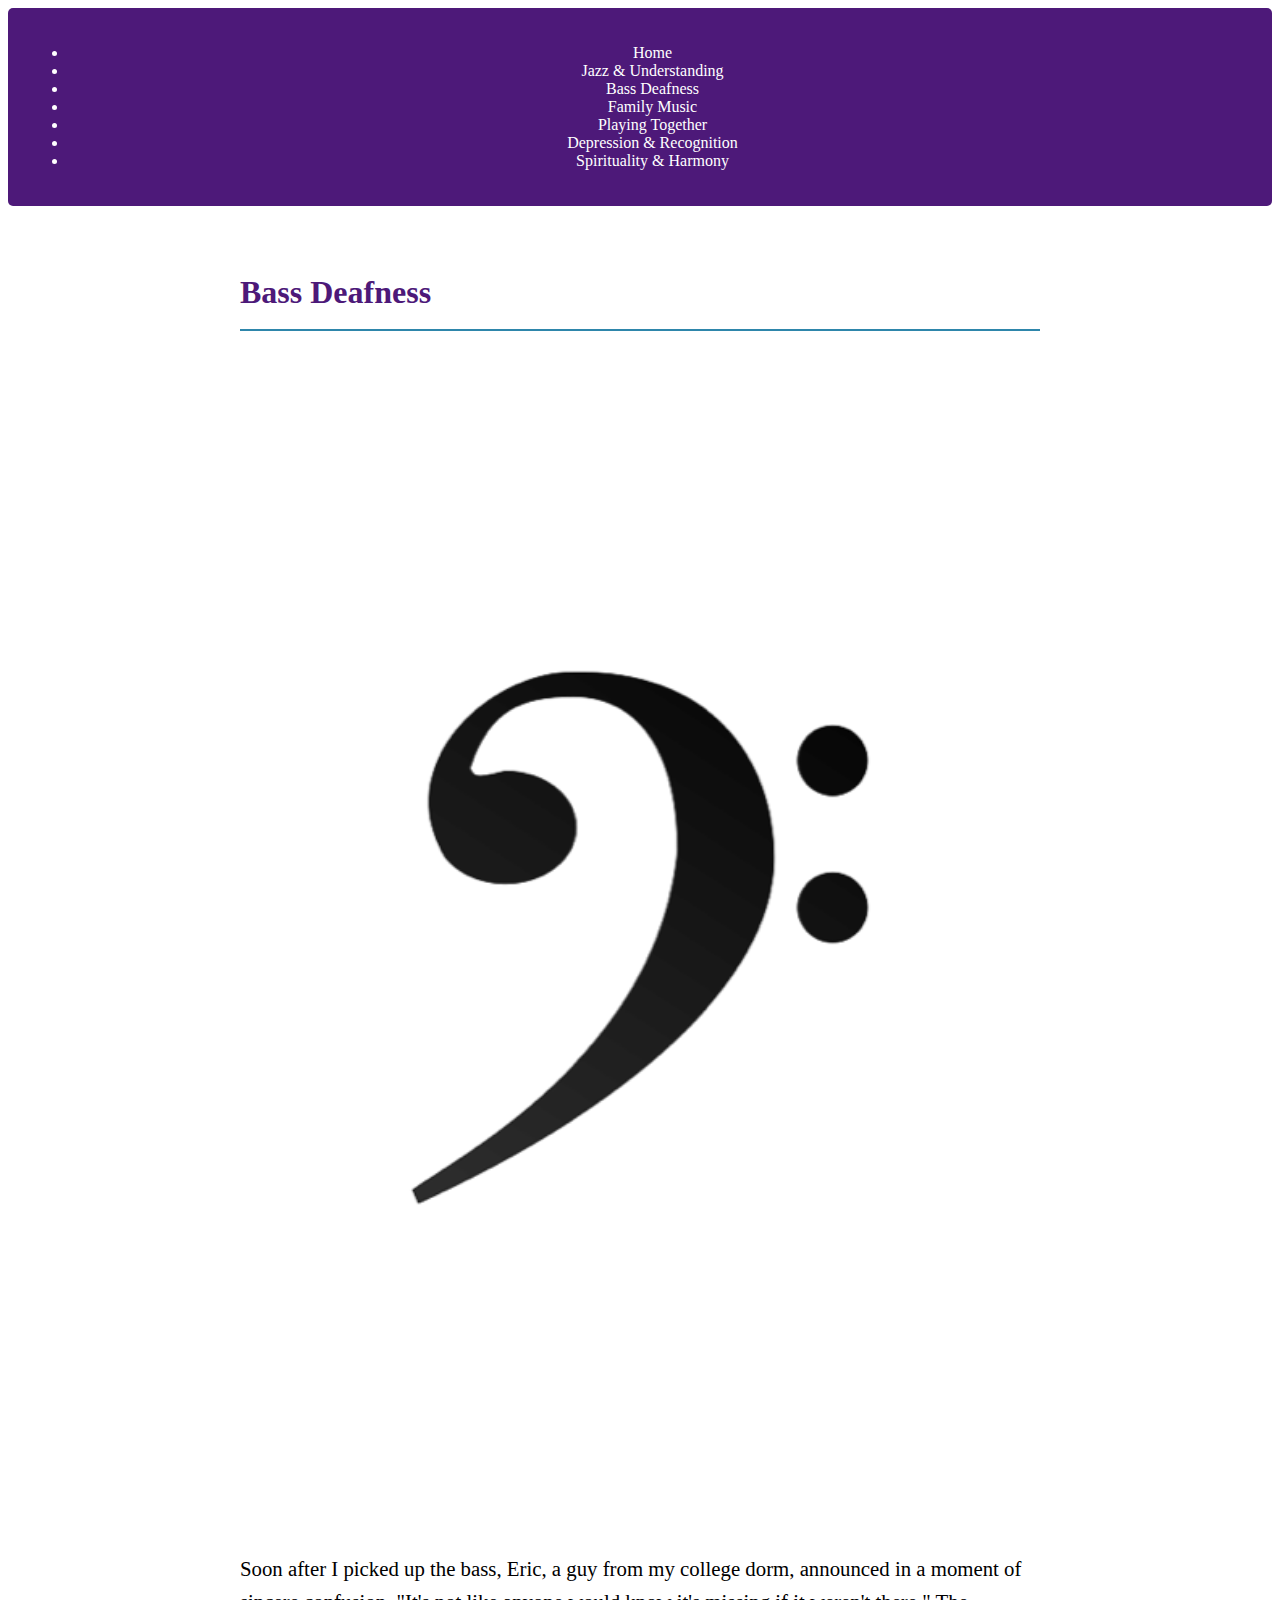
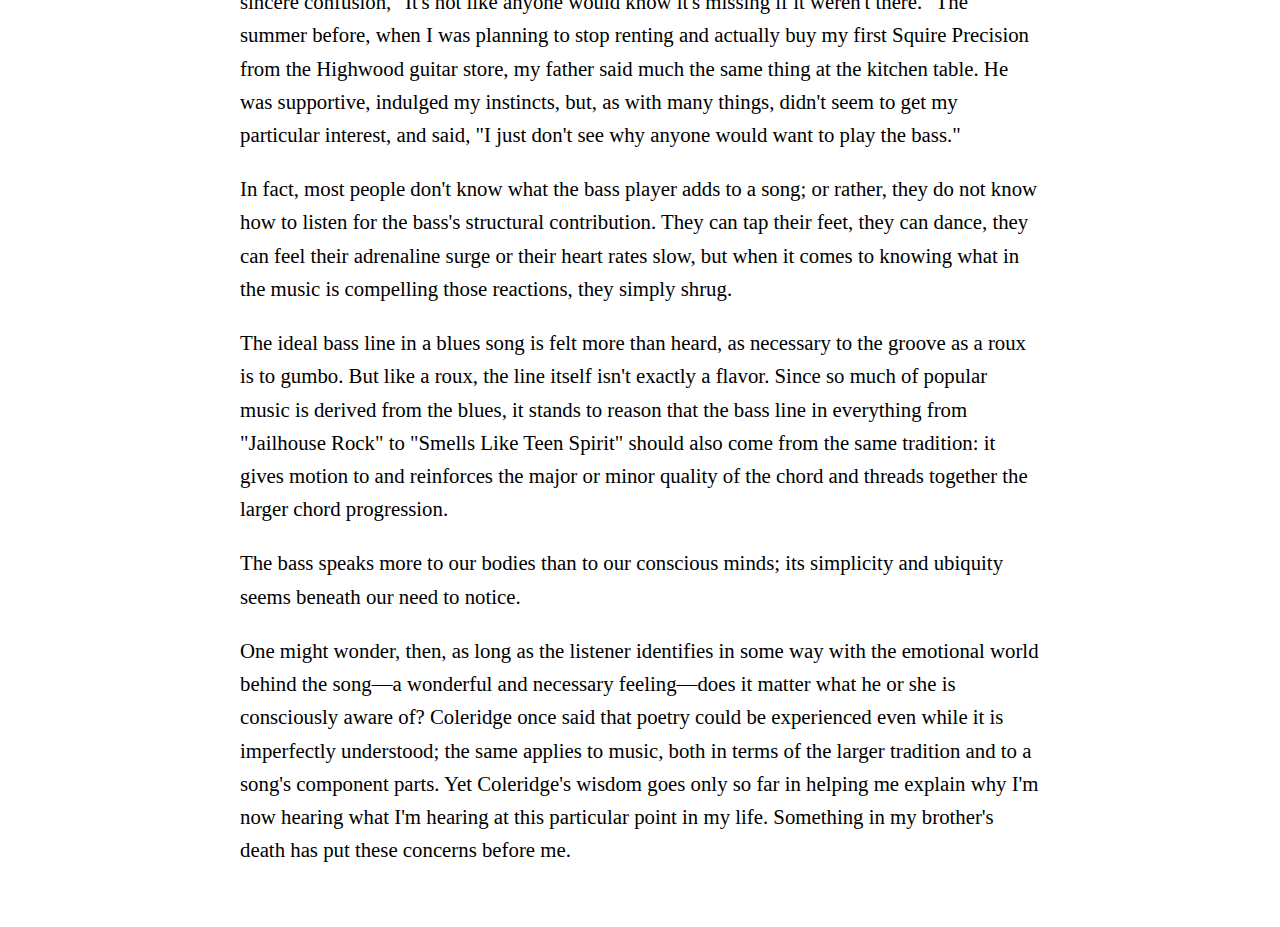
<file: bass_deaf/bass-deafness.html>
<!DOCTYPE html>
<html lang="en">
<head>
    <meta charset="UTF-8">
    <meta name="viewport" content="width=device-width, initial-scale=1.0">
    <title>Bass Deaf - Bass Deafness</title>
    <link rel="stylesheet" href="style.css">
</head>
<body>
    <div class="header">
        <nav>
            <ul>
              <li><a href="index.html">Home</a></li>
              <li><a href="jazz-understanding.html">Jazz & Understanding</a></li>
              <li><a href="bass-deafness.html">Bass Deafness</a></li>
              <li><a href="family-music.html">Family Music</a></li>
              <li><a href="playing-together.html">Playing Together</a></li>
              <li><a href="depression-recognition.html">Depression & Recognition</a></li>
              <li><a href="spirituality-harmony.html">Spirituality & Harmony</a></li>
            </ul>
        </nav>
    </div>

    <main>
        <h1>Bass Deafness</h1>
        
        <img src="images/bass-clef.png" width="100%" alt="Bass clef">
        
        <p>Soon after I picked up the bass, Eric, a guy from my college dorm, announced in a moment of sincere confusion, "It's not like anyone would know it's missing if it weren't there." The summer before, when I was planning to stop renting and actually buy my first Squire Precision from the Highwood guitar store, my father said much the same thing at the kitchen table. He was supportive, indulged my instincts, but, as with many things, didn't seem to get my particular interest, and said, "I just don't see why anyone would want to play the bass."</p>
        
        <p>In fact, most people don't know what the bass player adds to a song; or rather, they do not know how to listen for the bass's structural contribution. They can tap their feet, they can dance, they can feel their adrenaline surge or their heart rates slow, but when it comes to knowing what in the music is compelling those reactions, they simply shrug.</p>
        
        <p>The ideal bass line in a blues song is felt more than heard, as necessary to the groove as a roux is to gumbo. But like a roux, the line itself isn't exactly a flavor. Since so much of popular music is derived from the blues, it stands to reason that the bass line in everything from "Jailhouse Rock" to "Smells Like Teen Spirit" should also come from the same tradition: it gives motion to and reinforces the major or minor quality of the chord and threads together the larger chord progression.</p>
        
        <p>The bass speaks more to our bodies than to our conscious minds; its simplicity and ubiquity seems beneath our need to notice.</p>
        
        <p>One might wonder, then, as long as the listener identifies in some way with the emotional world behind the song—a wonderful and necessary feeling—does it matter what he or she is consciously aware of? Coleridge once said that poetry could be experienced even while it is imperfectly understood; the same applies to music, both in terms of the larger tradition and to a song's component parts. Yet Coleridge's wisdom goes only so far in helping me explain why I'm now hearing what I'm hearing at this particular point in my life. Something in my brother's death has put these concerns before me.</p>
    </main>
</body>
</html>
</file>
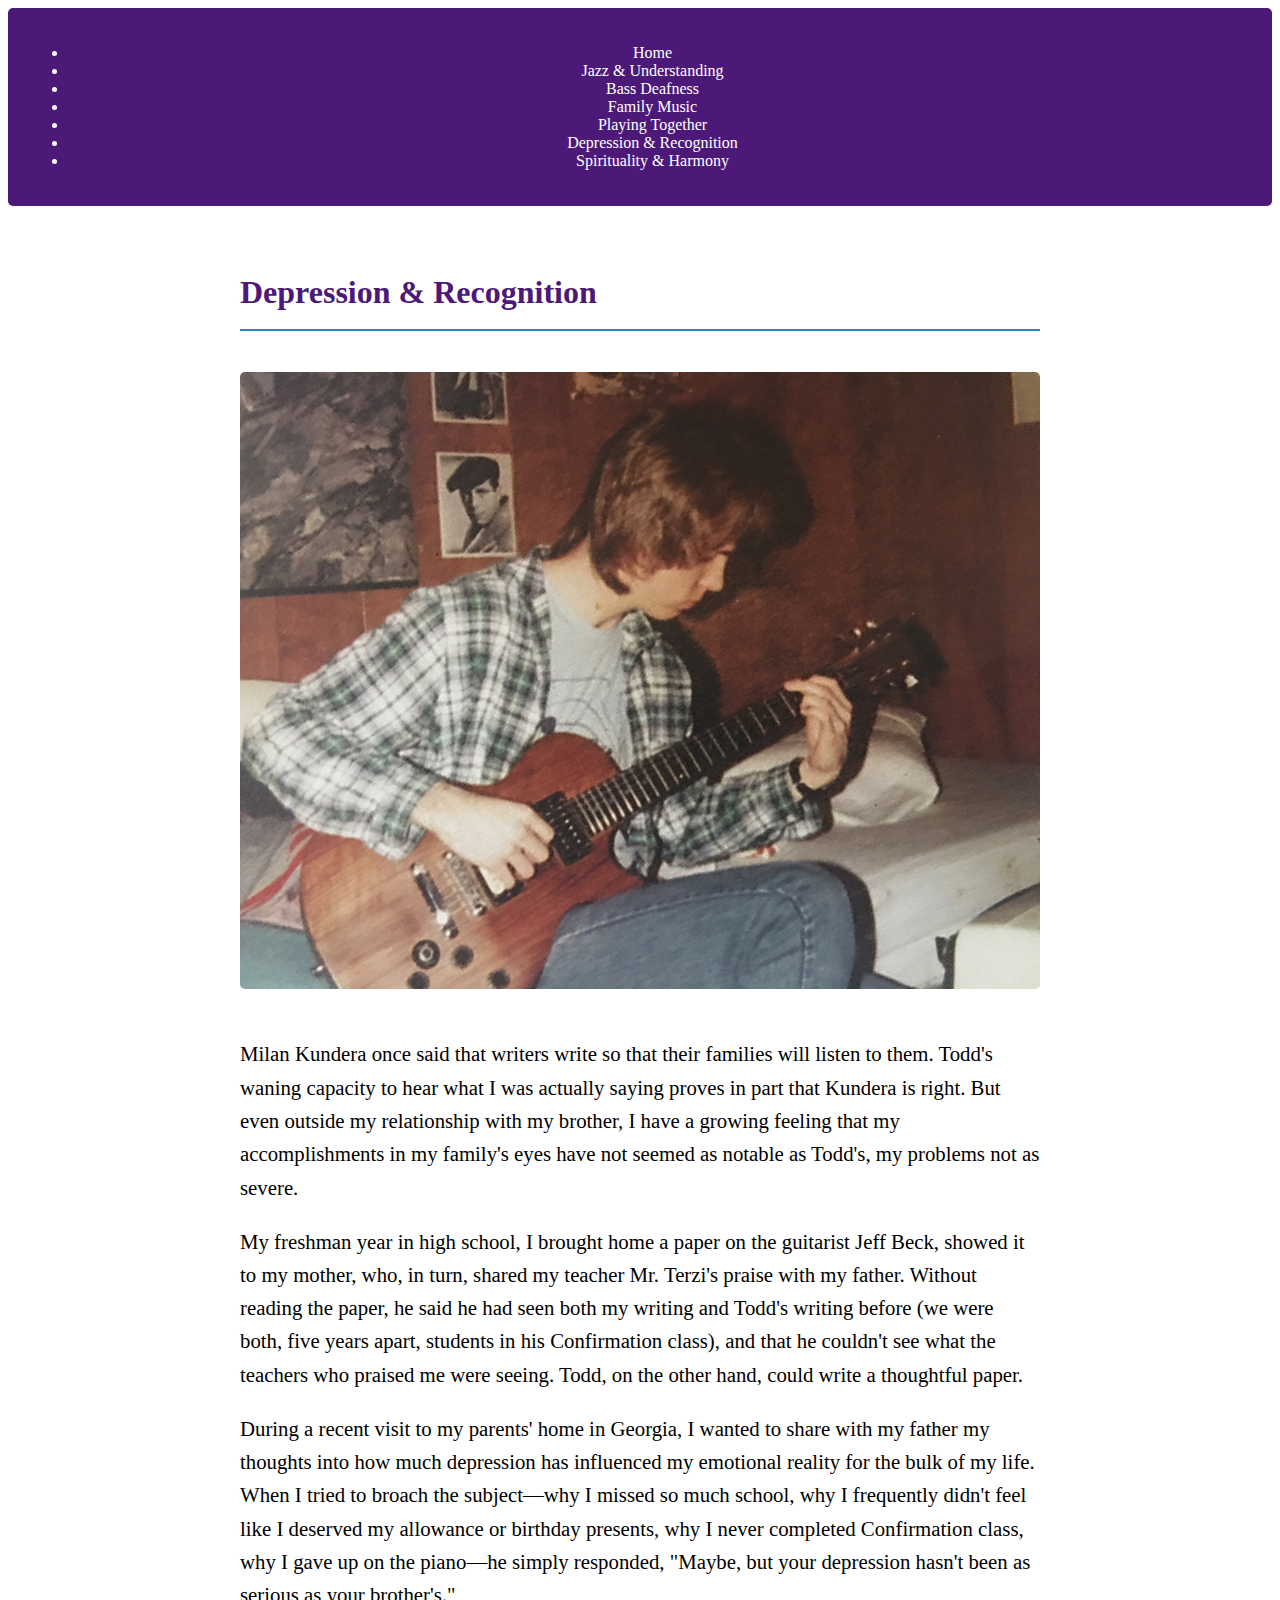
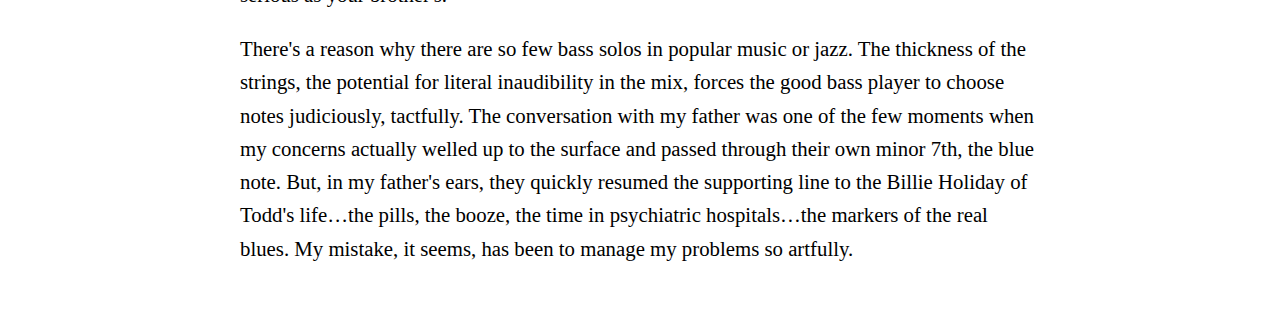
<file: bass_deaf/depression-recognition.html>
<!DOCTYPE html>
<html lang="en">
<head>
    <meta charset="UTF-8">
    <meta name="viewport" content="width=device-width, initial-scale=1.0">
    <title>Bass Deaf - Depression & Recognition</title>
    <link rel="stylesheet" href="style.css">
</head>
<body>
    <div class="header">
        <nav>
            <ul>
              <li><a href="index.html">Home</a></li>
              <li><a href="jazz-understanding.html">Jazz & Understanding</a></li>
              <li><a href="bass-deafness.html">Bass Deafness</a></li>
              <li><a href="family-music.html">Family Music</a></li>
              <li><a href="playing-together.html">Playing Together</a></li>
              <li><a href="depression-recognition.html">Depression & Recognition</a></li>
              <li><a href="spirituality-harmony.html">Spirituality & Harmony</a></li>
            </ul>
        </nav>
    </div>

    <main>
        <h1>Depression & Recognition</h1>
        
        <img src="images/todd_paul.jpeg" width="100%" alt="Todd and Paul">
        
        <p>Milan Kundera once said that writers write so that their families will listen to them. Todd's waning capacity to hear what I was actually saying proves in part that Kundera is right. But even outside my relationship with my brother, I have a growing feeling that my accomplishments in my family's eyes have not seemed as notable as Todd's, my problems not as severe.</p>
        
        <p>My freshman year in high school, I brought home a paper on the guitarist Jeff Beck, showed it to my mother, who, in turn, shared my teacher Mr. Terzi's praise with my father. Without reading the paper, he said he had seen both my writing and Todd's writing before (we were both, five years apart, students in his Confirmation class), and that he couldn't see what the teachers who praised me were seeing. Todd, on the other hand, could write a thoughtful paper.</p>
        
        <p>During a recent visit to my parents' home in Georgia, I wanted to share with my father my thoughts into how much depression has influenced my emotional reality for the bulk of my life. When I tried to broach the subject—why I missed so much school, why I frequently didn't feel like I deserved my allowance or birthday presents, why I never completed Confirmation class, why I gave up on the piano—he simply responded, "Maybe, but your depression hasn't been as serious as your brother's."</p>
        
        <p>There's a reason why there are so few bass solos in popular music or jazz. The thickness of the strings, the potential for literal inaudibility in the mix, forces the good bass player to choose notes judiciously, tactfully. The conversation with my father was one of the few moments when my concerns actually welled up to the surface and passed through their own minor 7th, the blue note. But, in my father's ears, they quickly resumed the supporting line to the Billie Holiday of Todd's life…the pills, the booze, the time in psychiatric hospitals…the markers of the real blues. My mistake, it seems, has been to manage my problems so artfully.</p>
    </main>
</body>
</html>
</file>
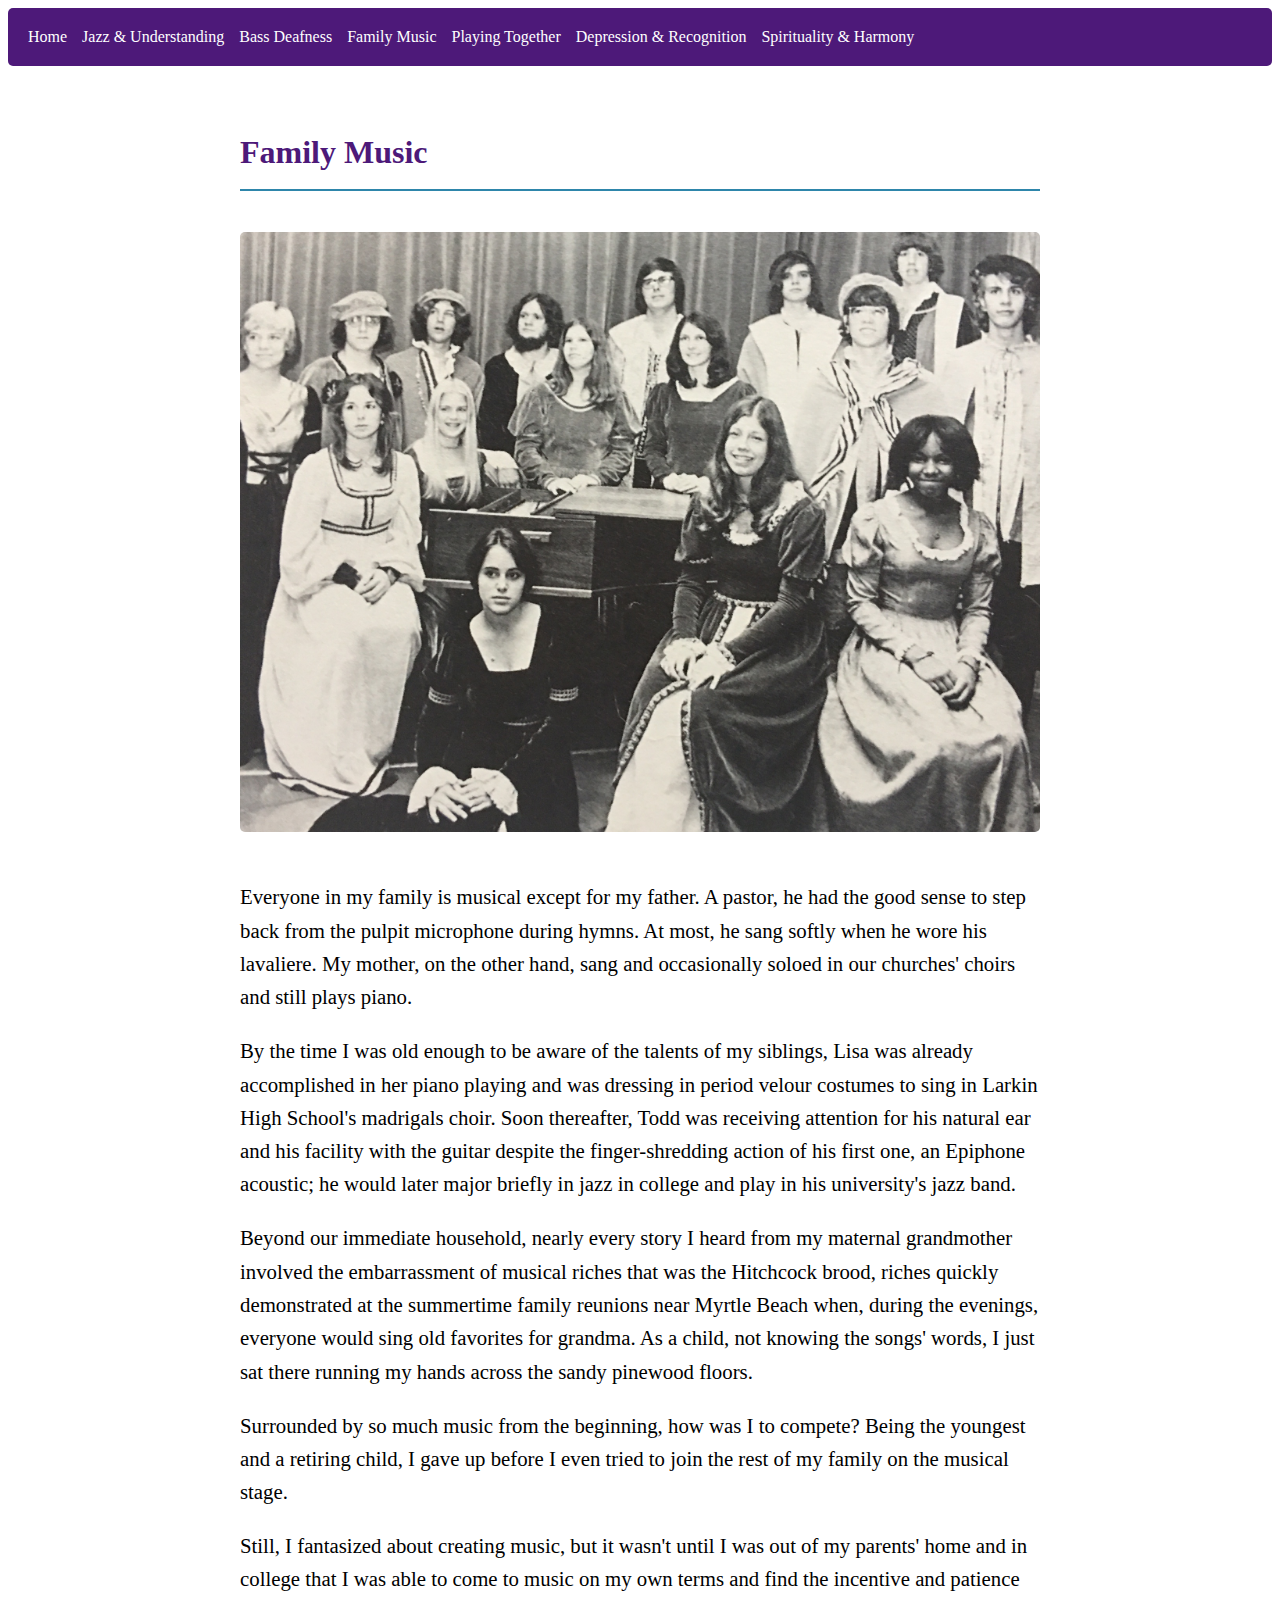
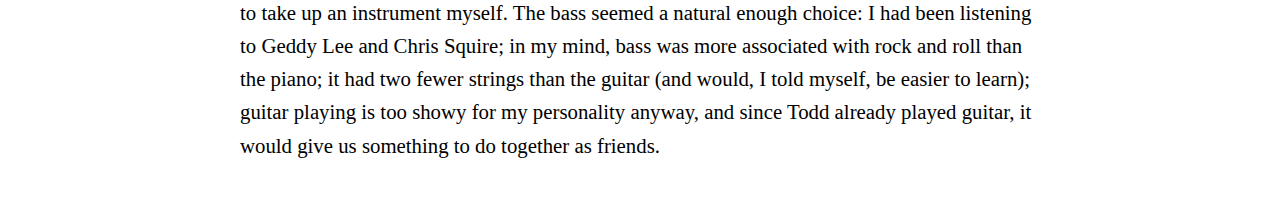
<file: bass_deaf/family-music.html>
<!DOCTYPE html>
<html lang="en">
<head>
    <meta charset="UTF-8">
    <meta name="viewport" content="width=device-width, initial-scale=1.0">
    <title>Bass Deaf - Family Music</title>
    <link rel="stylesheet" href="style.css">
</head>
<body>
    <div class="header">
      <nav class="main-nav">
        <ul class="nav-menu">
          <li><a href="index.html">Home</a></li>
          <li><a href="jazz-understanding.html">Jazz & Understanding</a></li>
          <li><a href="bass-deafness.html">Bass Deafness</a></li>
          <li><a href="family-music.html">Family Music</a></li>
          <li><a href="playing-together.html">Playing Together</a></li>
          <li><a href="depression-recognition.html">Depression & Recognition</a></li>
          <li><a href="spirituality-harmony.html">Spirituality & Harmony</a></li>
        </ul>
      </nav>
    </div>

    <main>
        <h1>Family Music</h1>
        
        <img src="images/madrigals.jpeg" width="100%" alt="Madrigals choir">
        
        <p>Everyone in my family is musical except for my father. A pastor, he had the good sense to step back from the pulpit microphone during hymns. At most, he sang softly when he wore his lavaliere. My mother, on the other hand, sang and occasionally soloed in our churches' choirs and still plays piano.</p>
        
        <p>By the time I was old enough to be aware of the talents of my siblings, Lisa was already accomplished in her piano playing and was dressing in period velour costumes to sing in Larkin High School's madrigals choir. Soon thereafter, Todd was receiving attention for his natural ear and his facility with the guitar despite the finger-shredding action of his first one, an Epiphone acoustic; he would later major briefly in jazz in college and play in his university's jazz band.</p>
        
        <p>Beyond our immediate household, nearly every story I heard from my maternal grandmother involved the embarrassment of musical riches that was the Hitchcock brood, riches quickly demonstrated at the summertime family reunions near Myrtle Beach when, during the evenings, everyone would sing old favorites for grandma. As a child, not knowing the songs' words, I just sat there running my hands across the sandy pinewood floors.</p>
        
        <p>Surrounded by so much music from the beginning, how was I to compete? Being the youngest and a retiring child, I gave up before I even tried to join the rest of my family on the musical stage.</p>
        
        <p>Still, I fantasized about creating music, but it wasn't until I was out of my parents' home and in college that I was able to come to music on my own terms and find the incentive and patience to take up an instrument myself. The bass seemed a natural enough choice: I had been listening to Geddy Lee and Chris Squire; in my mind, bass was more associated with rock and roll than the piano; it had two fewer strings than the guitar (and would, I told myself, be easier to learn); guitar playing is too showy for my personality anyway, and since Todd already played guitar, it would give us something to do together as friends.</p>
    </main>
</body>
</html>
</file>
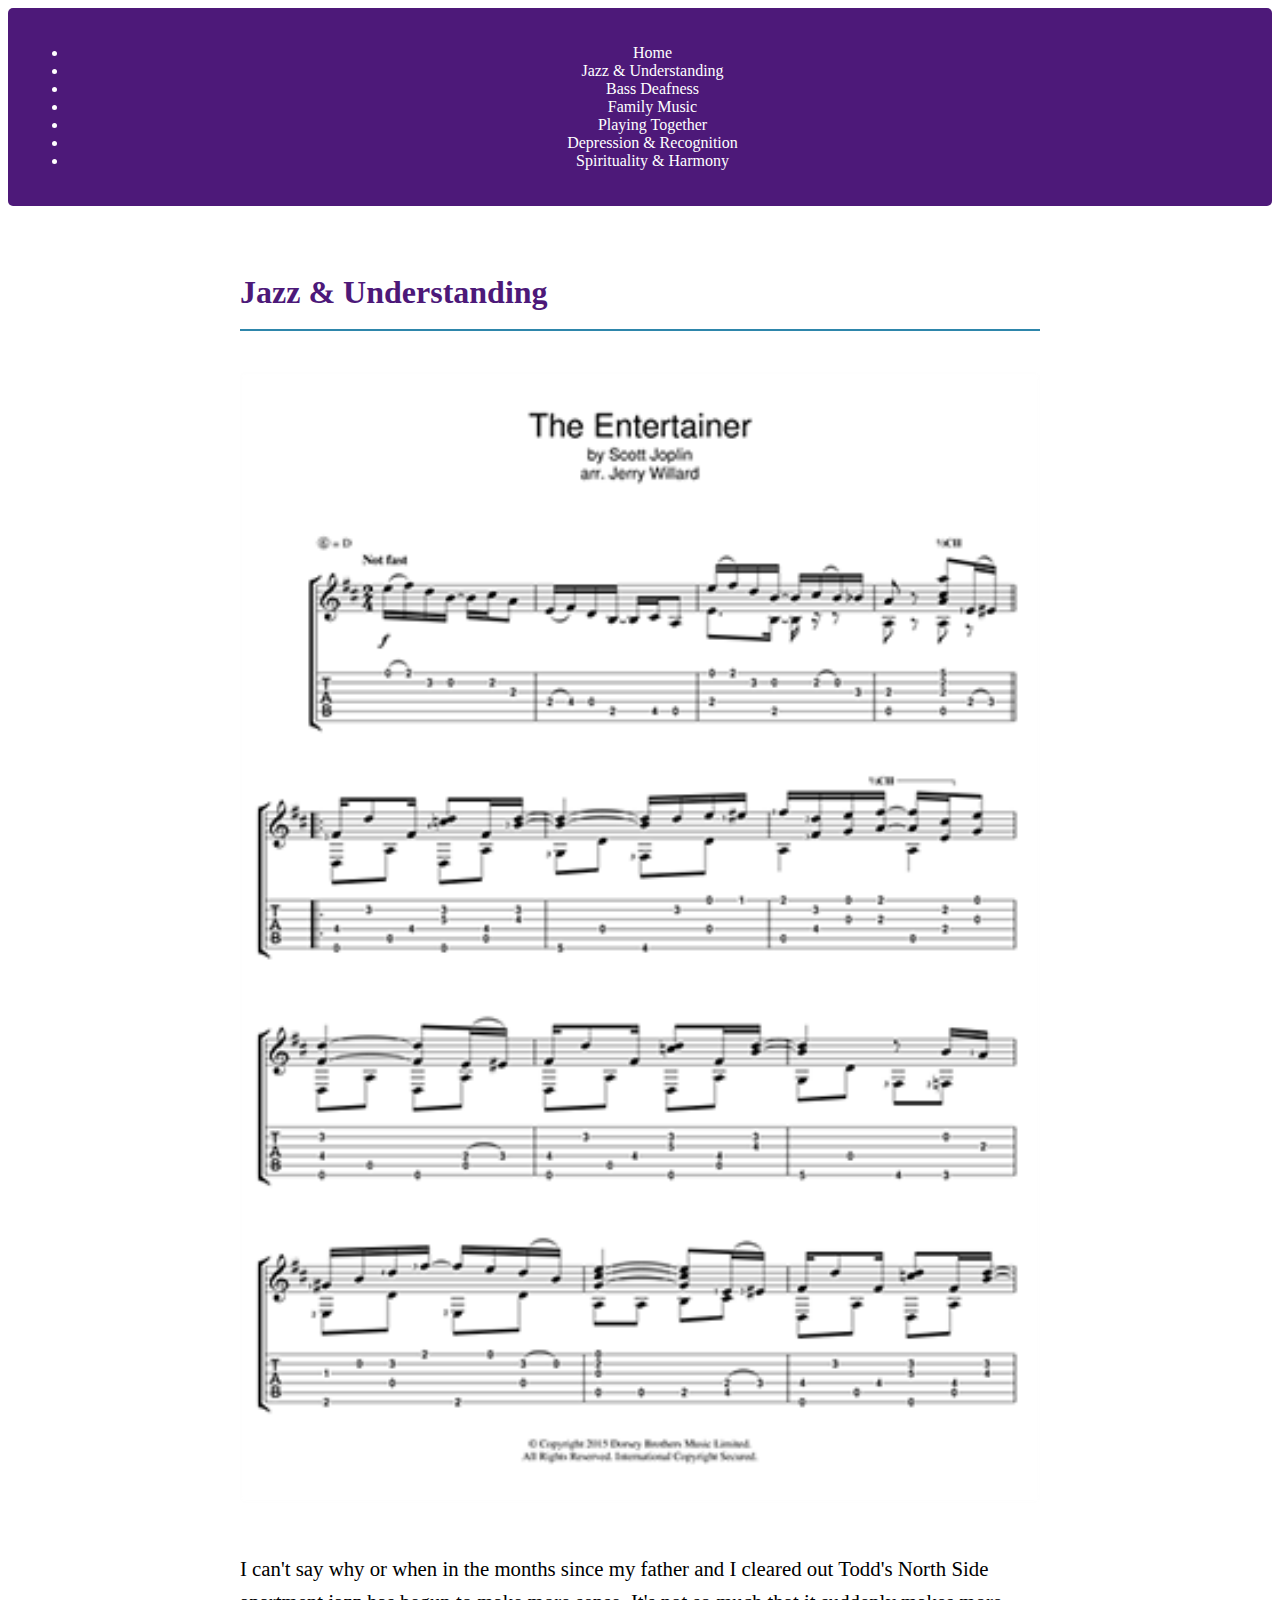
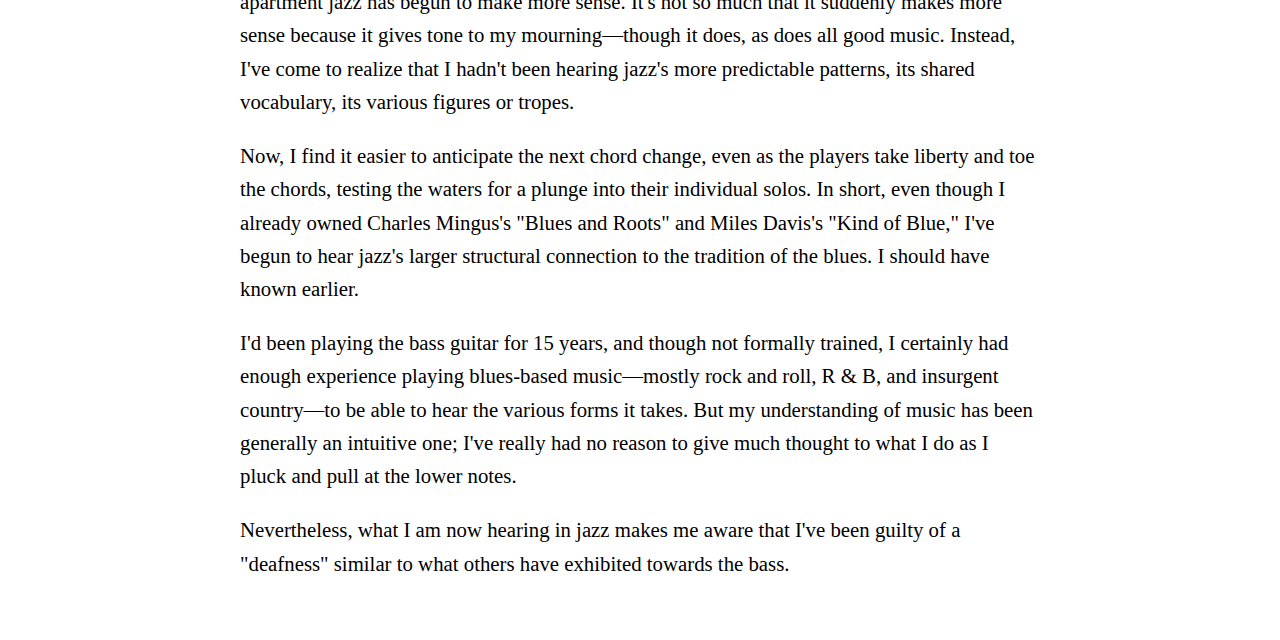
<file: bass_deaf/jazz-understanding.html>
<!DOCTYPE html>
<html lang="en">
<head>
    <meta charset="UTF-8">
    <meta name="viewport" content="width=device-width, initial-scale=1.0">
    <title>Bass Deaf - Jazz & Understanding</title>
    <link rel="stylesheet" href="style.css">
</head>
<body>
    <div class="header">
        <nav>
            <ul>
              <li><a href="index.html">Home</a></li>
              <li><a href="jazz-understanding.html">Jazz & Understanding</a></li>
              <li><a href="bass-deafness.html">Bass Deafness</a></li>
              <li><a href="family-music.html">Family Music</a></li>
              <li><a href="playing-together.html">Playing Together</a></li>
              <li><a href="depression-recognition.html">Depression & Recognition</a></li>
              <li><a href="spirituality-harmony.html">Spirituality & Harmony</a></li>
            </ul>
        </nav>
    </div>

    <main>
        <h1>Jazz & Understanding</h1>
        
        <img src="images/joplin.png" width="100%" alt="Jazz musician">
        
        <p>I can't say why or when in the months since my father and I cleared out Todd's North Side apartment jazz has begun to make more sense. It's not so much that it suddenly makes more sense because it gives tone to my mourning—though it does, as does all good music. Instead, I've come to realize that I hadn't been hearing jazz's more predictable patterns, its shared vocabulary, its various figures or tropes.</p>
        
        <p>Now, I find it easier to anticipate the next chord change, even as the players take liberty and toe the chords, testing the waters for a plunge into their individual solos. In short, even though I already owned Charles Mingus's "Blues and Roots" and Miles Davis's "Kind of Blue," I've begun to hear jazz's larger structural connection to the tradition of the blues. I should have known earlier.</p>
        
        <p>I'd been playing the bass guitar for 15 years, and though not formally trained, I certainly had enough experience playing blues-based music—mostly rock and roll, R & B, and insurgent country—to be able to hear the various forms it takes. But my understanding of music has been generally an intuitive one; I've really had no reason to give much thought to what I do as I pluck and pull at the lower notes.</p>
        
        <p>Nevertheless, what I am now hearing in jazz makes me aware that I've been guilty of a "deafness" similar to what others have exhibited towards the bass.</p>
    </main>
</body>
</html>
</file>
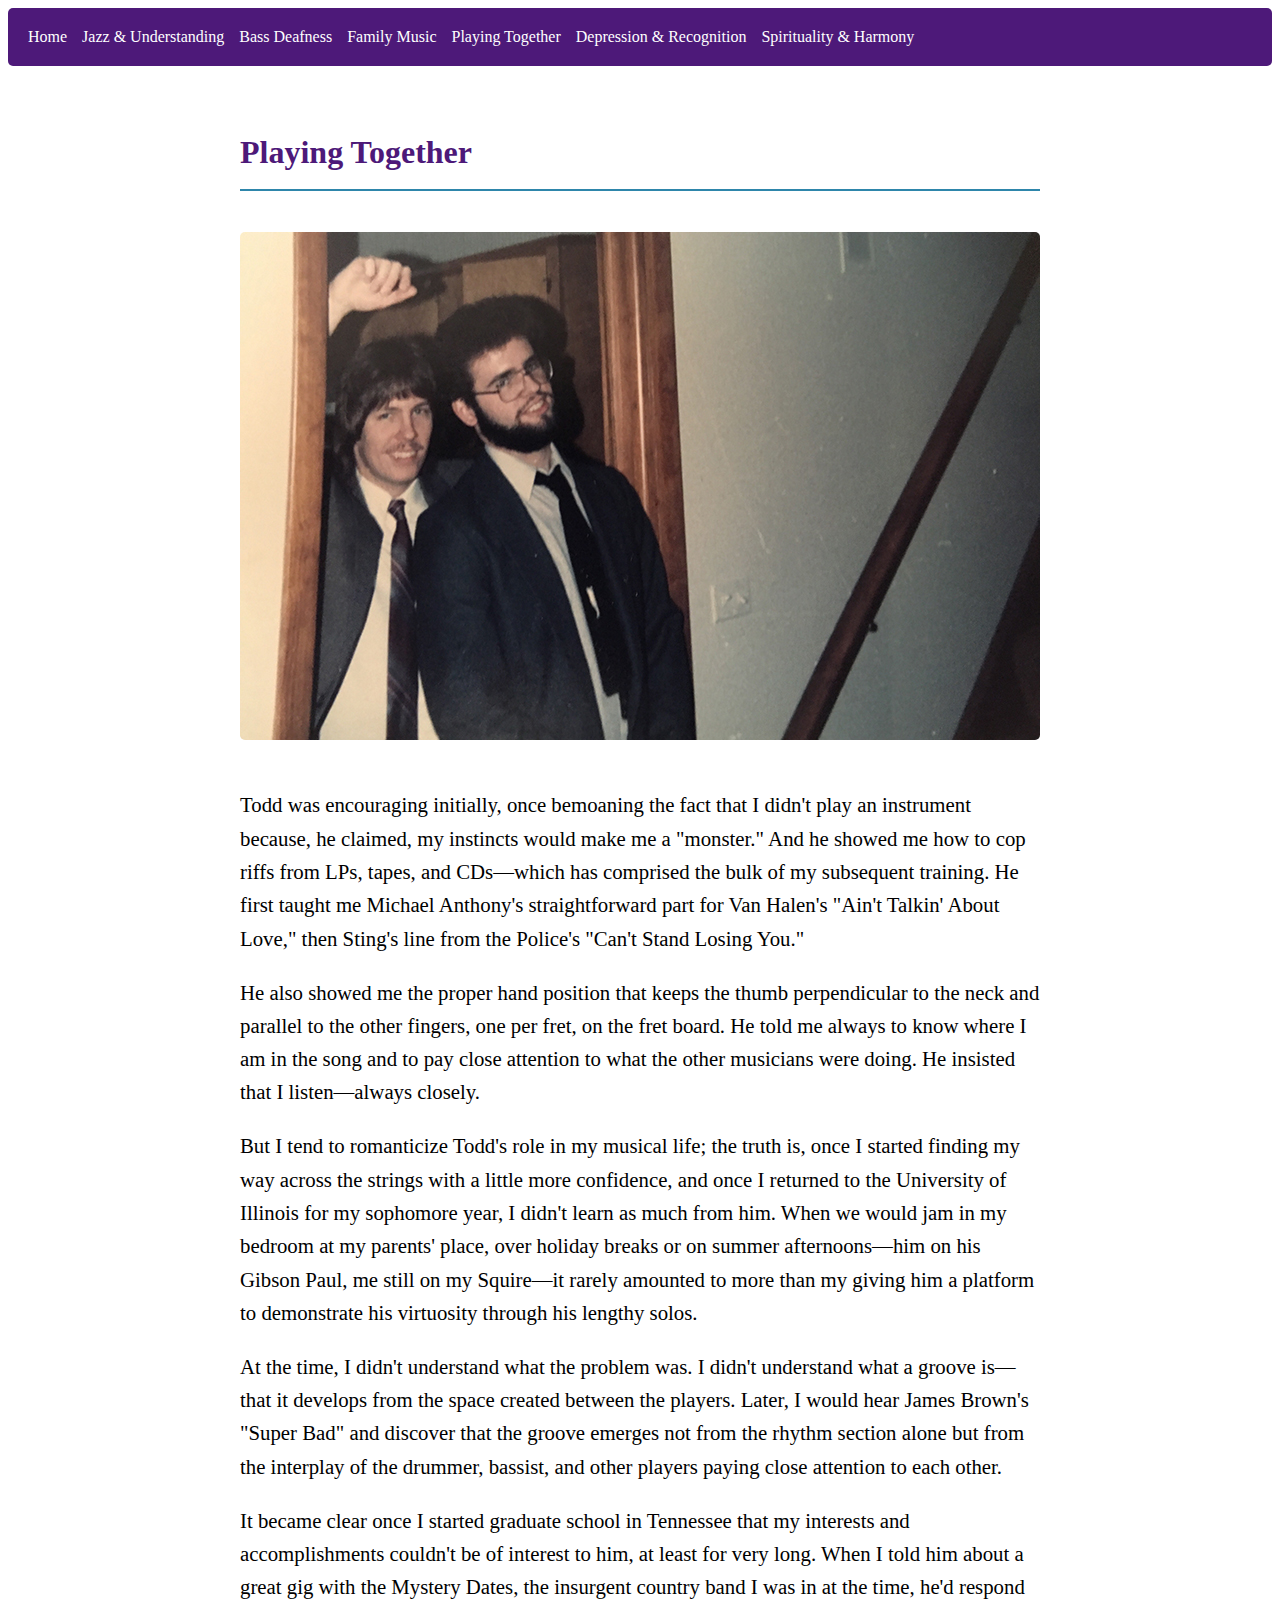
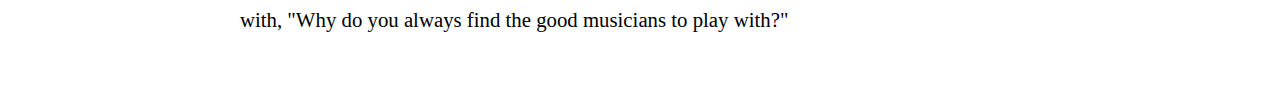
<file: bass_deaf/playing-together.html>
<!DOCTYPE html>
<html lang="en">
<head>
    <meta charset="UTF-8">
    <meta name="viewport" content="width=device-width, initial-scale=1.0">
    <title>Bass Deaf - Playing Together</title>
    <link rel="stylesheet" href="style.css">
</head>
<body>
    <div class="header">
      <nav class="main-nav">
        <ul class="nav-menu">
          <li><a href="index.html">Home</a></li>
          <li><a href="jazz-understanding.html">Jazz & Understanding</a></li>
          <li><a href="bass-deafness.html">Bass Deafness</a></li>
          <li><a href="family-music.html">Family Music</a></li>
          <li><a href="playing-together.html">Playing Together</a></li>
          <li><a href="depression-recognition.html">Depression & Recognition</a></li>
          <li><a href="spirituality-harmony.html">Spirituality & Harmony</a></li>
        </ul>
      </nav>
    </div>

    <main>
        <h1>Playing Together</h1>
        
        <img src="images/bros.jpg" width="100%" alt="Brothers playing music">
        
        <p>Todd was encouraging initially, once bemoaning the fact that I didn't play an instrument because, he claimed, my instincts would make me a "monster." And he showed me how to cop riffs from LPs, tapes, and CDs—which has comprised the bulk of my subsequent training. He first taught me Michael Anthony's straightforward part for Van Halen's "Ain't Talkin' About Love," then Sting's line from the Police's "Can't Stand Losing You."</p>
        
        <p>He also showed me the proper hand position that keeps the thumb perpendicular to the neck and parallel to the other fingers, one per fret, on the fret board. He told me always to know where I am in the song and to pay close attention to what the other musicians were doing. He insisted that I listen—always closely.</p>
        
        <p>But I tend to romanticize Todd's role in my musical life; the truth is, once I started finding my way across the strings with a little more confidence, and once I returned to the University of Illinois for my sophomore year, I didn't learn as much from him. When we would jam in my bedroom at my parents' place, over holiday breaks or on summer afternoons—him on his Gibson Paul, me still on my Squire—it rarely amounted to more than my giving him a platform to demonstrate his virtuosity through his lengthy solos.</p>
        
        <p>At the time, I didn't understand what the problem was. I didn't understand what a groove is—that it develops from the space created between the players. Later, I would hear James Brown's "Super Bad" and discover that the groove emerges not from the rhythm section alone but from the interplay of the drummer, bassist, and other players paying close attention to each other.</p>
        
        <p>It became clear once I started graduate school in Tennessee that my interests and accomplishments couldn't be of interest to him, at least for very long. When I told him about a great gig with the Mystery Dates, the insurgent country band I was in at the time, he'd respond with, "Why do you always find the good musicians to play with?"</p>
    </main>
</body>
</html>
</file>
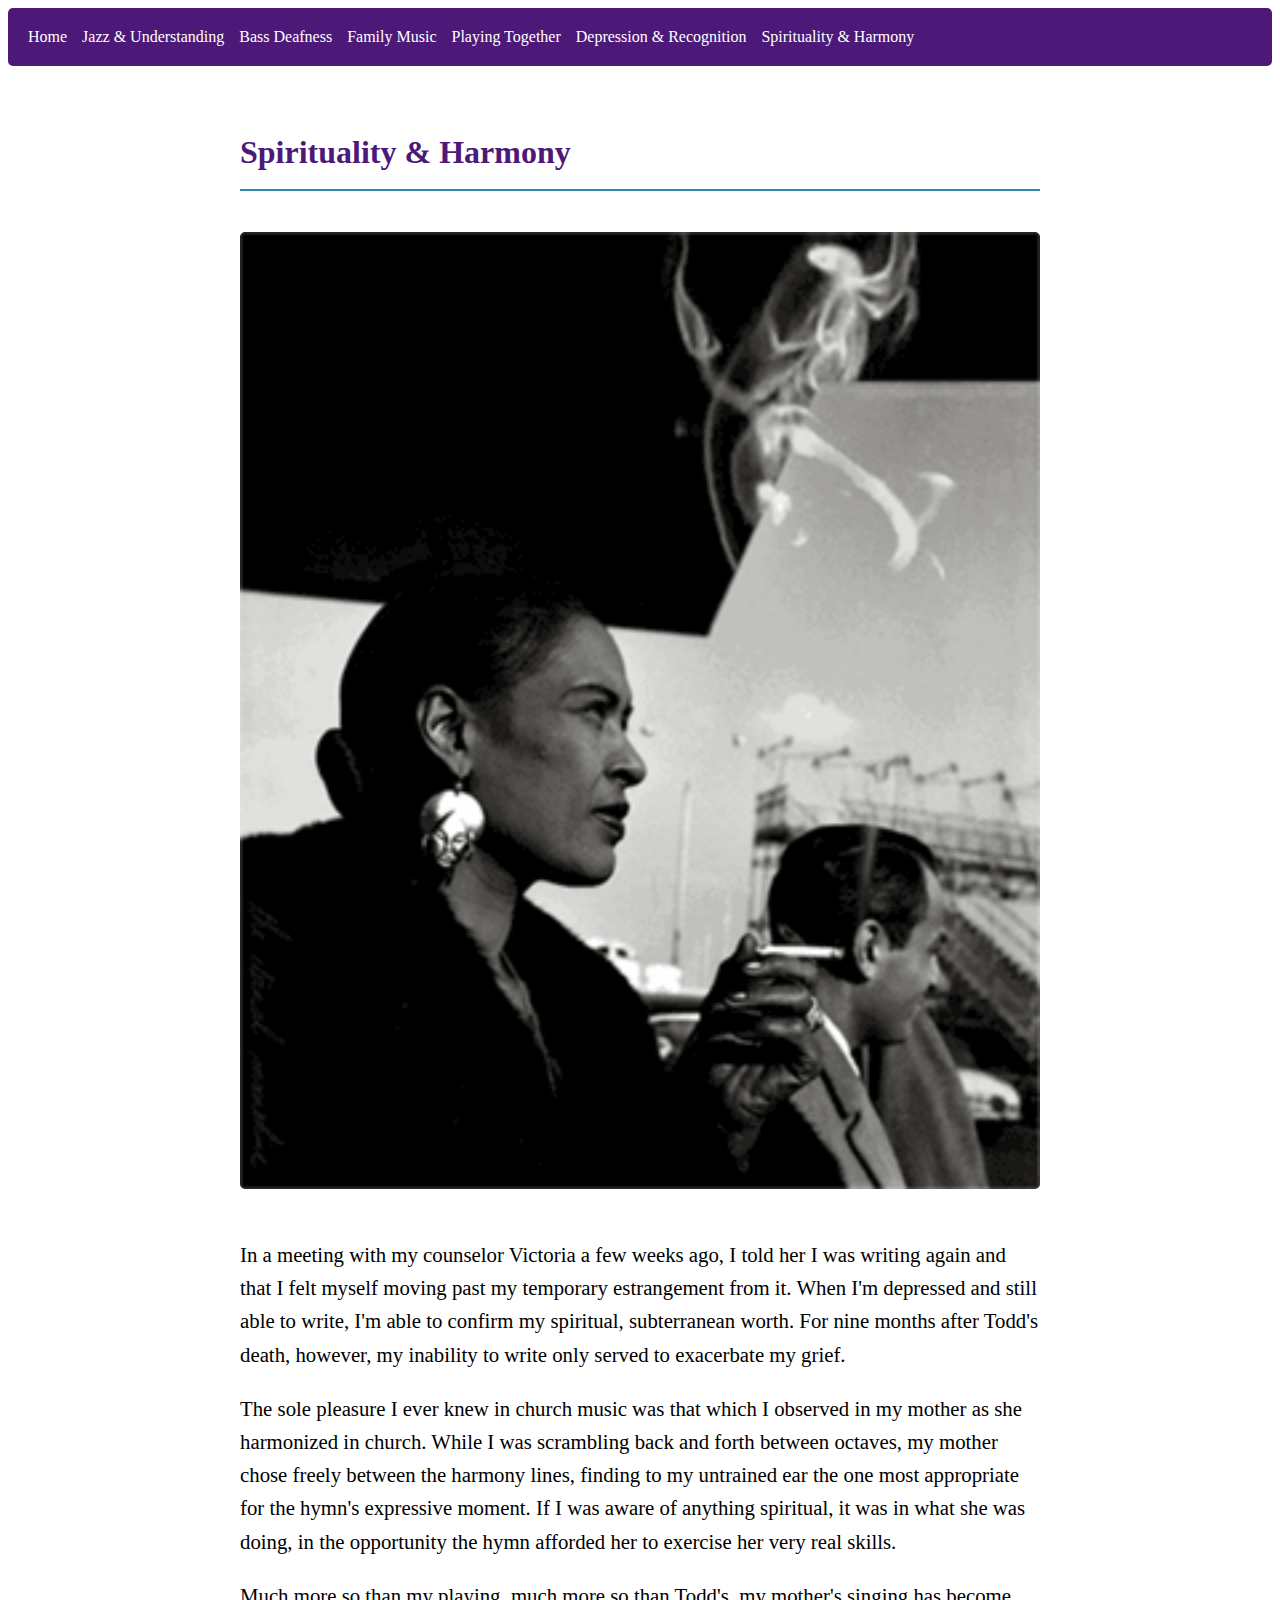
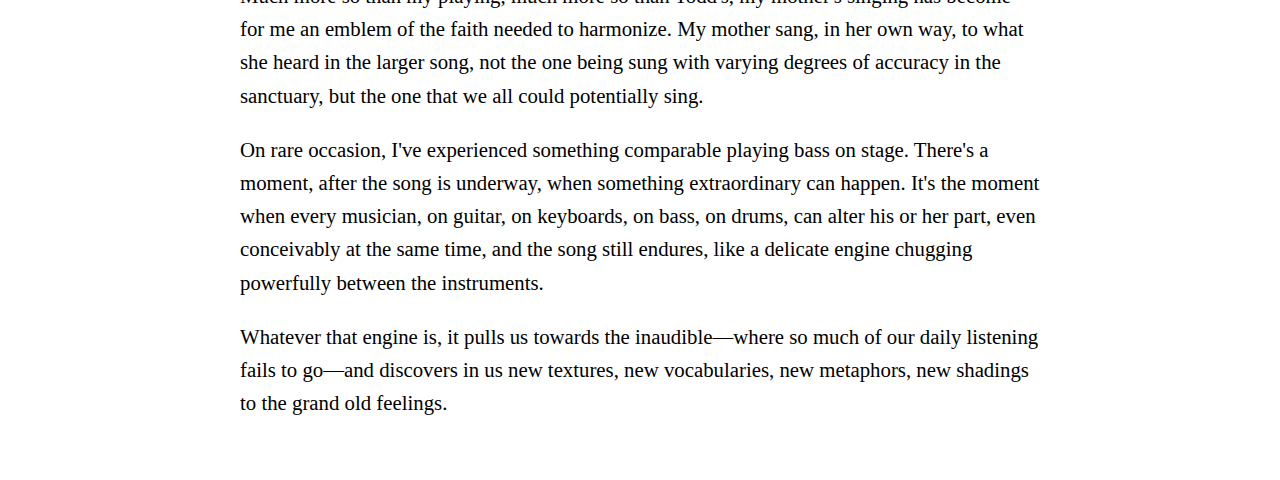
<file: bass_deaf/spirituality-harmony.html>
<!DOCTYPE html>
<html lang="en">
<head>
    <meta charset="UTF-8">
    <meta name="viewport" content="width=device-width, initial-scale=1.0">
    <title>Bass Deaf - Spirituality & Harmony</title>
    <link rel="stylesheet" href="style.css">
</head>
<body>
    <div class="header">
      <nav class="main-nav">
        <ul class="nav-menu">
          <li><a href="index.html">Home</a></li>
          <li><a href="jazz-understanding.html">Jazz & Understanding</a></li>
          <li><a href="bass-deafness.html">Bass Deafness</a></li>
          <li><a href="family-music.html">Family Music</a></li>
          <li><a href="playing-together.html">Playing Together</a></li>
          <li><a href="depression-recognition.html">Depression & Recognition</a></li>
          <li><a href="spirituality-harmony.html">Spirituality & Harmony</a></li>
        </ul>
      </nav>
    </div>

    <main>
        <h1>Spirituality & Harmony</h1>
        
        <img src="images/holiday.gif" width="100%" alt="Holiday performance">
        
        <p>In a meeting with my counselor Victoria a few weeks ago, I told her I was writing again and that I felt myself moving past my temporary estrangement from it. When I'm depressed and still able to write, I'm able to confirm my spiritual, subterranean worth. For nine months after Todd's death, however, my inability to write only served to exacerbate my grief.</p>
        
        <p>The sole pleasure I ever knew in church music was that which I observed in my mother as she harmonized in church. While I was scrambling back and forth between octaves, my mother chose freely between the harmony lines, finding to my untrained ear the one most appropriate for the hymn's expressive moment. If I was aware of anything spiritual, it was in what she was doing, in the opportunity the hymn afforded her to exercise her very real skills.</p>
        
        <p>Much more so than my playing, much more so than Todd's, my mother's singing has become for me an emblem of the faith needed to harmonize. My mother sang, in her own way, to what she heard in the larger song, not the one being sung with varying degrees of accuracy in the sanctuary, but the one that we all could potentially sing.</p>
        
        <p>On rare occasion, I've experienced something comparable playing bass on stage. There's a moment, after the song is underway, when something extraordinary can happen. It's the moment when every musician, on guitar, on keyboards, on bass, on drums, can alter his or her part, even conceivably at the same time, and the song still endures, like a delicate engine chugging powerfully between the instruments.</p>
        
        <p>Whatever that engine is, it pulls us towards the inaudible—where so much of our daily listening fails to go—and discovers in us new textures, new vocabularies, new metaphors, new shadings to the grand old feelings.</p>
    </main>
</body>
</html>
</file>
<file: bass_deaf/style.css>
/* Base mobile-first layout */
.grid-container {
  display: grid;
  gap: 20px;
}

/* ADDED GLOBAL PARAGRAPH FONT SIZE */
p {
  font-size: 1.3em;
  line-height: 1.6;
}

/* ADDED ESSAY-TEXT TO THE SELECTOR LIST FOR NEW SECTION */
.header, .hero, .essay-text, .features div, .gallery div {
  background-color: #ccc;
  padding: 20px;
  border-radius: 5px;
  text-align: center;
}

.header { background-color: #4d1979; color: white; }
/* ADDED 70VH HERO BACKGROUND IMAGE WITH SQUIRE BASS */
.hero { 
  background-color: #2E86AB; 
  color: white; 
  background-image: 
    linear-gradient(to right, rgba(0, 0, 0, 0.6), rgba(0, 0, 0, 0)),
    url('images/squire.jpg');
  background-size: cover;
  background-position: center;
  background-repeat: no-repeat;
  height: 70vh;
  position: relative;
  display: flex;
  flex-direction: column;
  justify-content: center;
  align-items: flex-end;
  padding-right: 40px;
}

.hero h1, .hero p {
  position: relative;
  z-index: 1;
  text-align: right;
}

/* ADDED LARGER FONT SIZES FOR HERO TEXT */
.hero h1 {
  font-size: 3em;
  margin-bottom: 0.5em;
}

.hero p {
  font-size: 1.5em;
  margin-bottom: 0;
}

/* ADDED NEW STYLING FOR ESSAY TEXT SECTION */
.essay-text { background-color: #f8f8f8; color: #333; text-align: left; }
.features div { background-color: #F18F01; color: white; }
.gallery div { background-color: #ddd; }

.features {
  display: grid;
  grid-template-columns: 1fr;
  gap: 10px;
}

/* ADDED STYLING FOR CLICKABLE FEATURE CARDS */
.feature-link {
  text-decoration: none;
  color: inherit;
  display: block;
}

.feature-link:hover div {
  transform: translateY(-2px);
  transition: transform 0.2s ease;
}

/* ADDED STYLING FOR THUMBNAIL IMAGES IN FEATURE CARDS */
.features img {
  width: 100%;
  object-fit: cover;
  border-radius: 5px;
  margin-bottom: 10px;
}

.gallery {
  display: grid;
  grid-template-columns: 1fr 1fr;
  gap: 10px;
}

/* ADDED BASIC NAVIGATION STYLING FOR RESPONSIVE NAV */
.nav-menu {
  list-style: none;
  padding: 0;
  margin: 0;
  display: flex;
  flex-direction: column;
}

nav li {
  margin-bottom: 10px;
}

nav a {
  color: white;
  text-decoration: none;
}

nav a:hover {
  text-decoration: underline;
}

/* Hide hamburger menu elements completely */
.menu-toggle,
.menu-button {
  display: none;
}

/* ADDED SUBPAGE STYLING FOR SIMPLER LAYOUT */
main {
  max-width: 800px;
  margin: 20px auto;
  padding: 20px;
  line-height: 1.6;
}

main h1 {
  color: #4d1979;
  border-bottom: 2px solid #2E86AB;
  padding-bottom: 10px;
}

main p {
  margin-bottom: 20px;
}

main img {
  margin: 20px 0;
  border-radius: 5px;
}

/* Set the breakpoint to establish desktop settings */

@media (min-width: 768px) {
  /* UPDATED FEATURES GRID FOR 6 CARDS - 2 ROWS OF 3 */
  .features {
    grid-template-columns: repeat(3, 1fr);
  }

  .gallery {
    grid-template-columns: repeat(4, 1fr);
  }
  
  /* ADDED RESPONSIVE NAVIGATION - HORIZONTAL ON DESKTOP */
  .nav-menu {
    flex-direction: row;
  }
  
  nav li {
    margin-bottom: 0;
    margin-right: 15px;
  }
}
</file>
